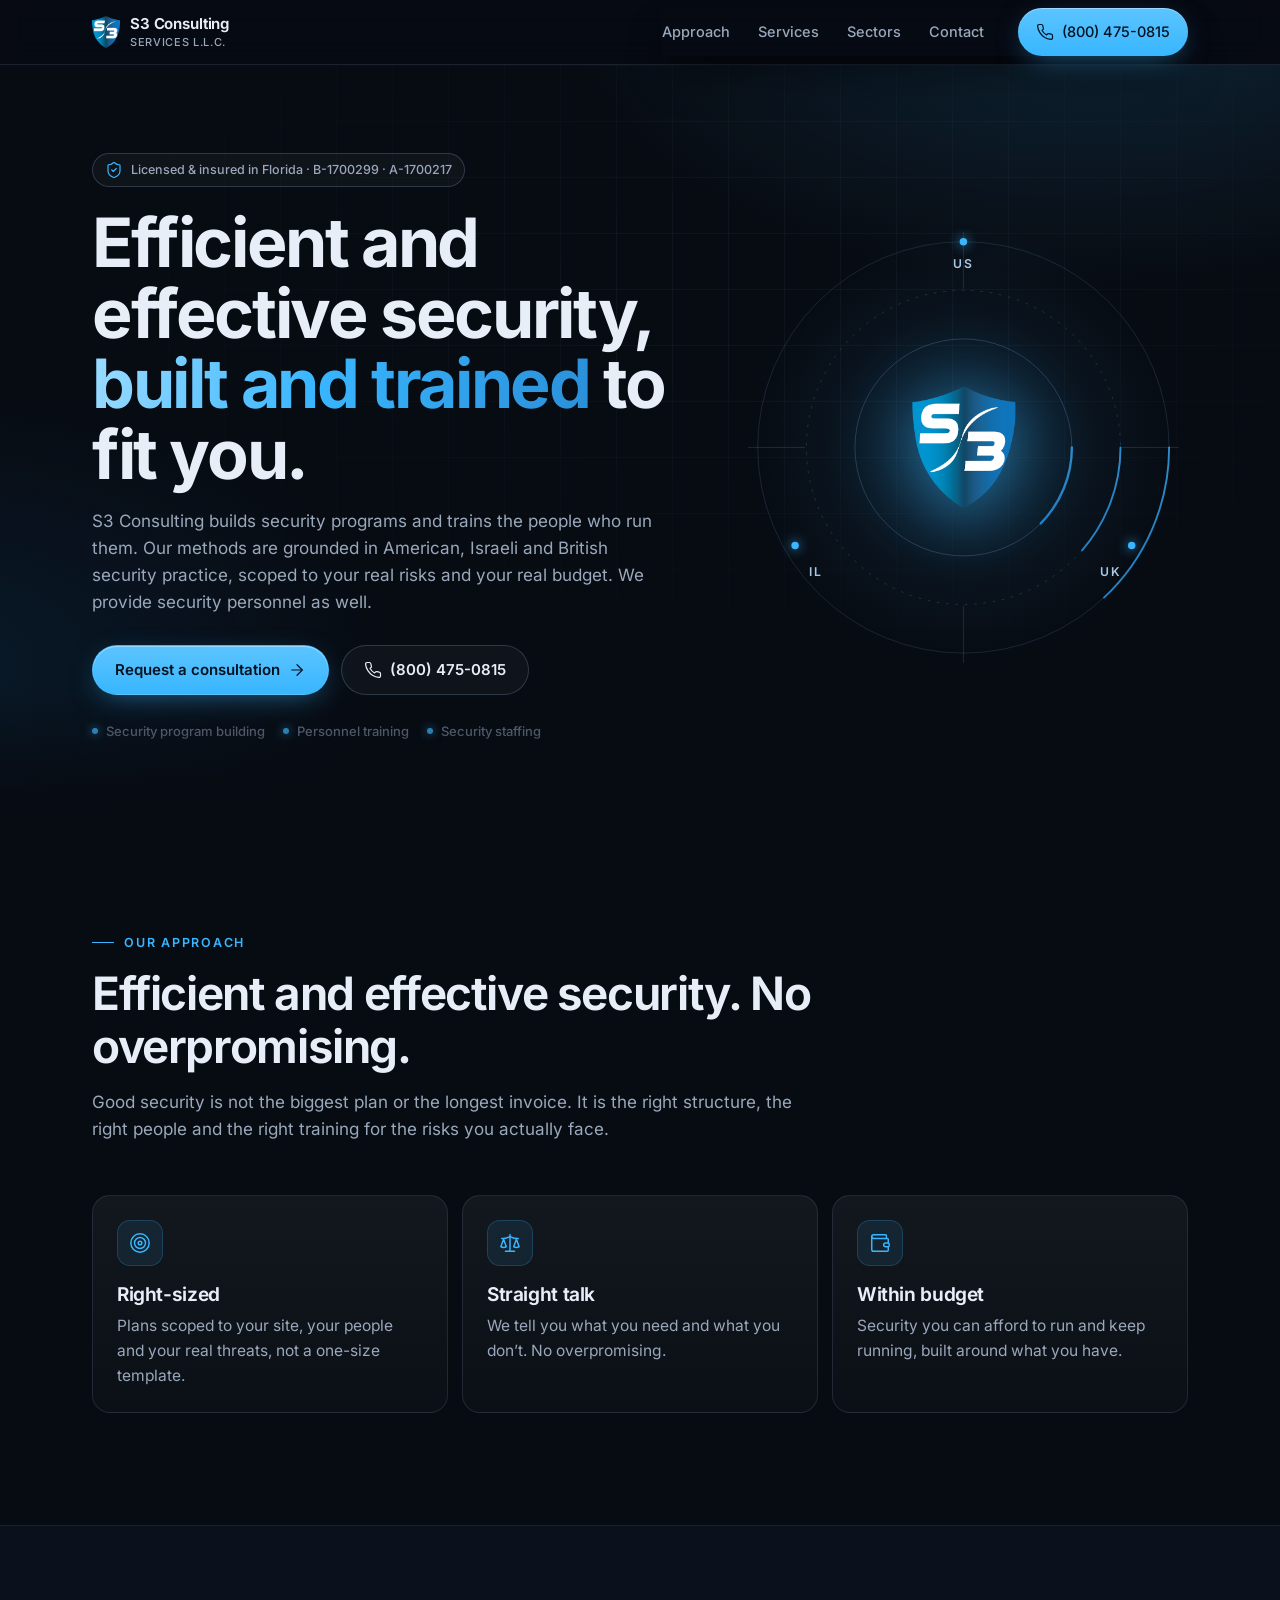
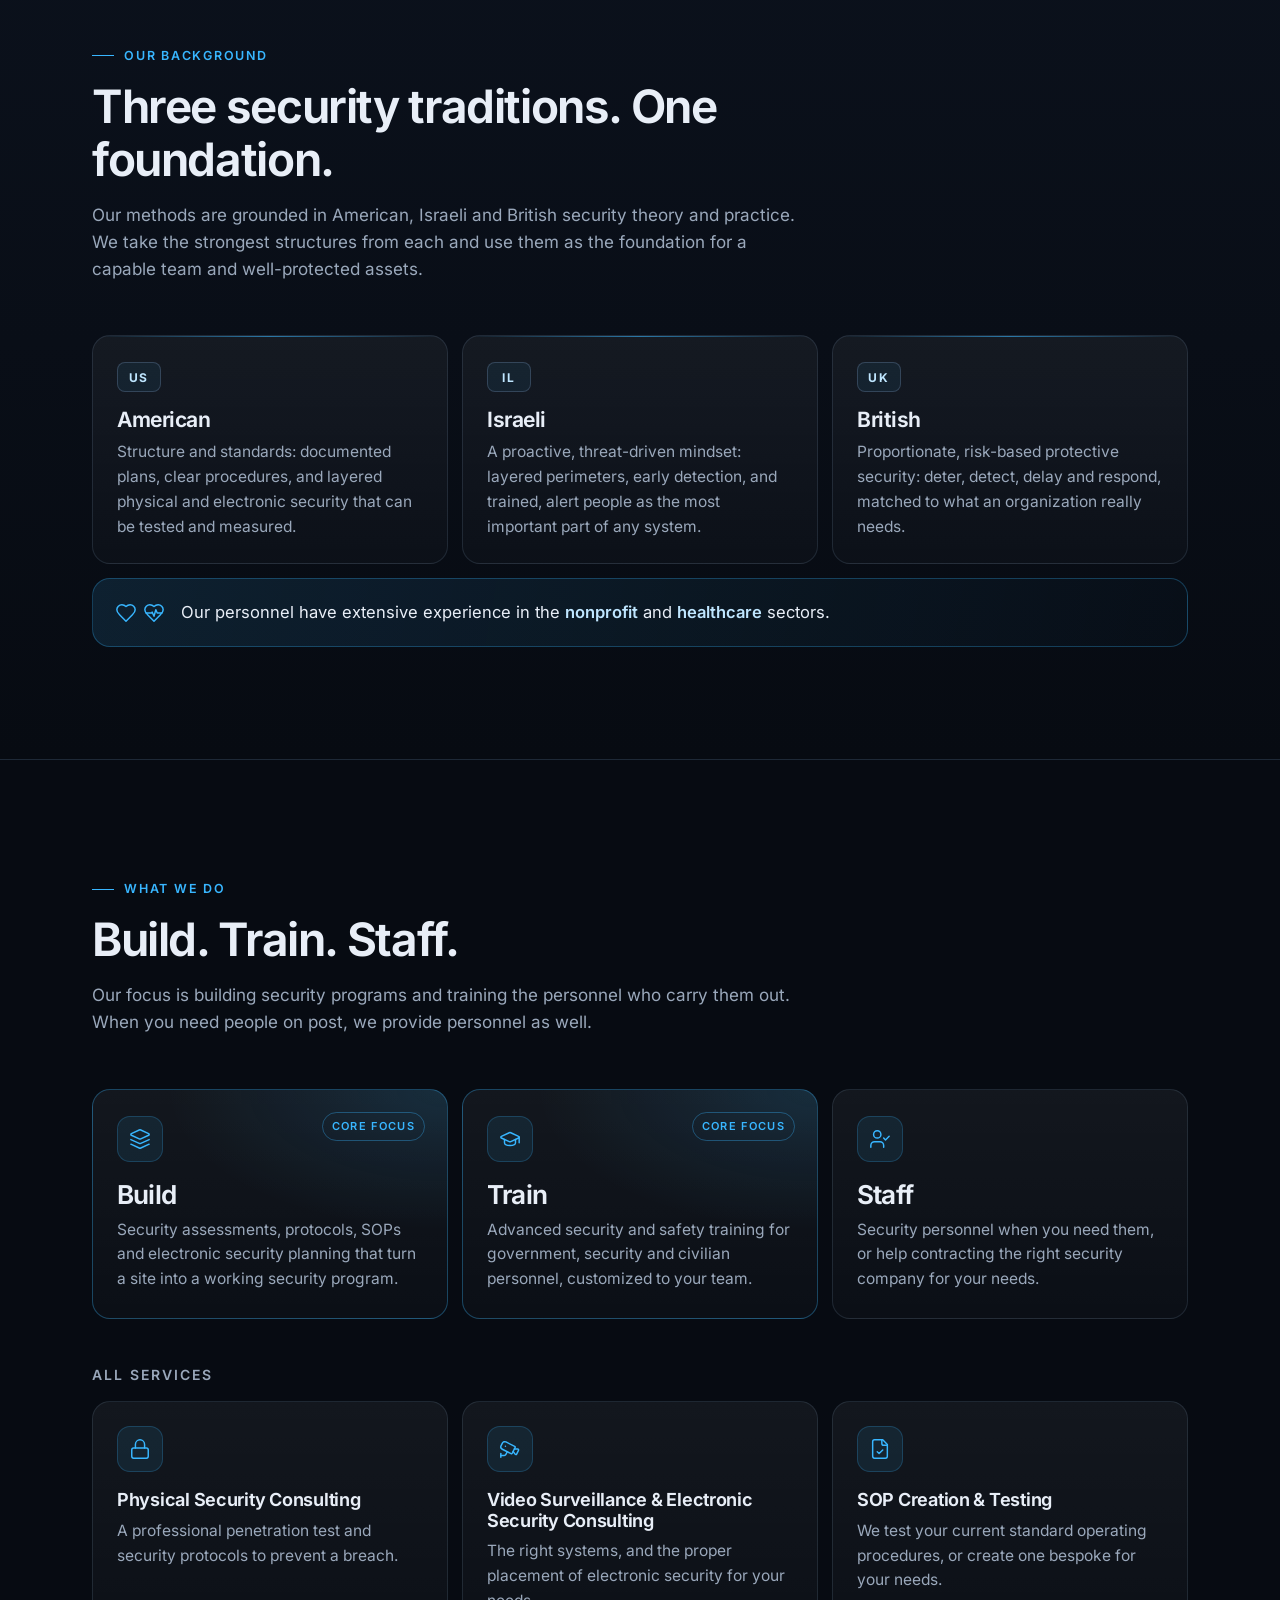
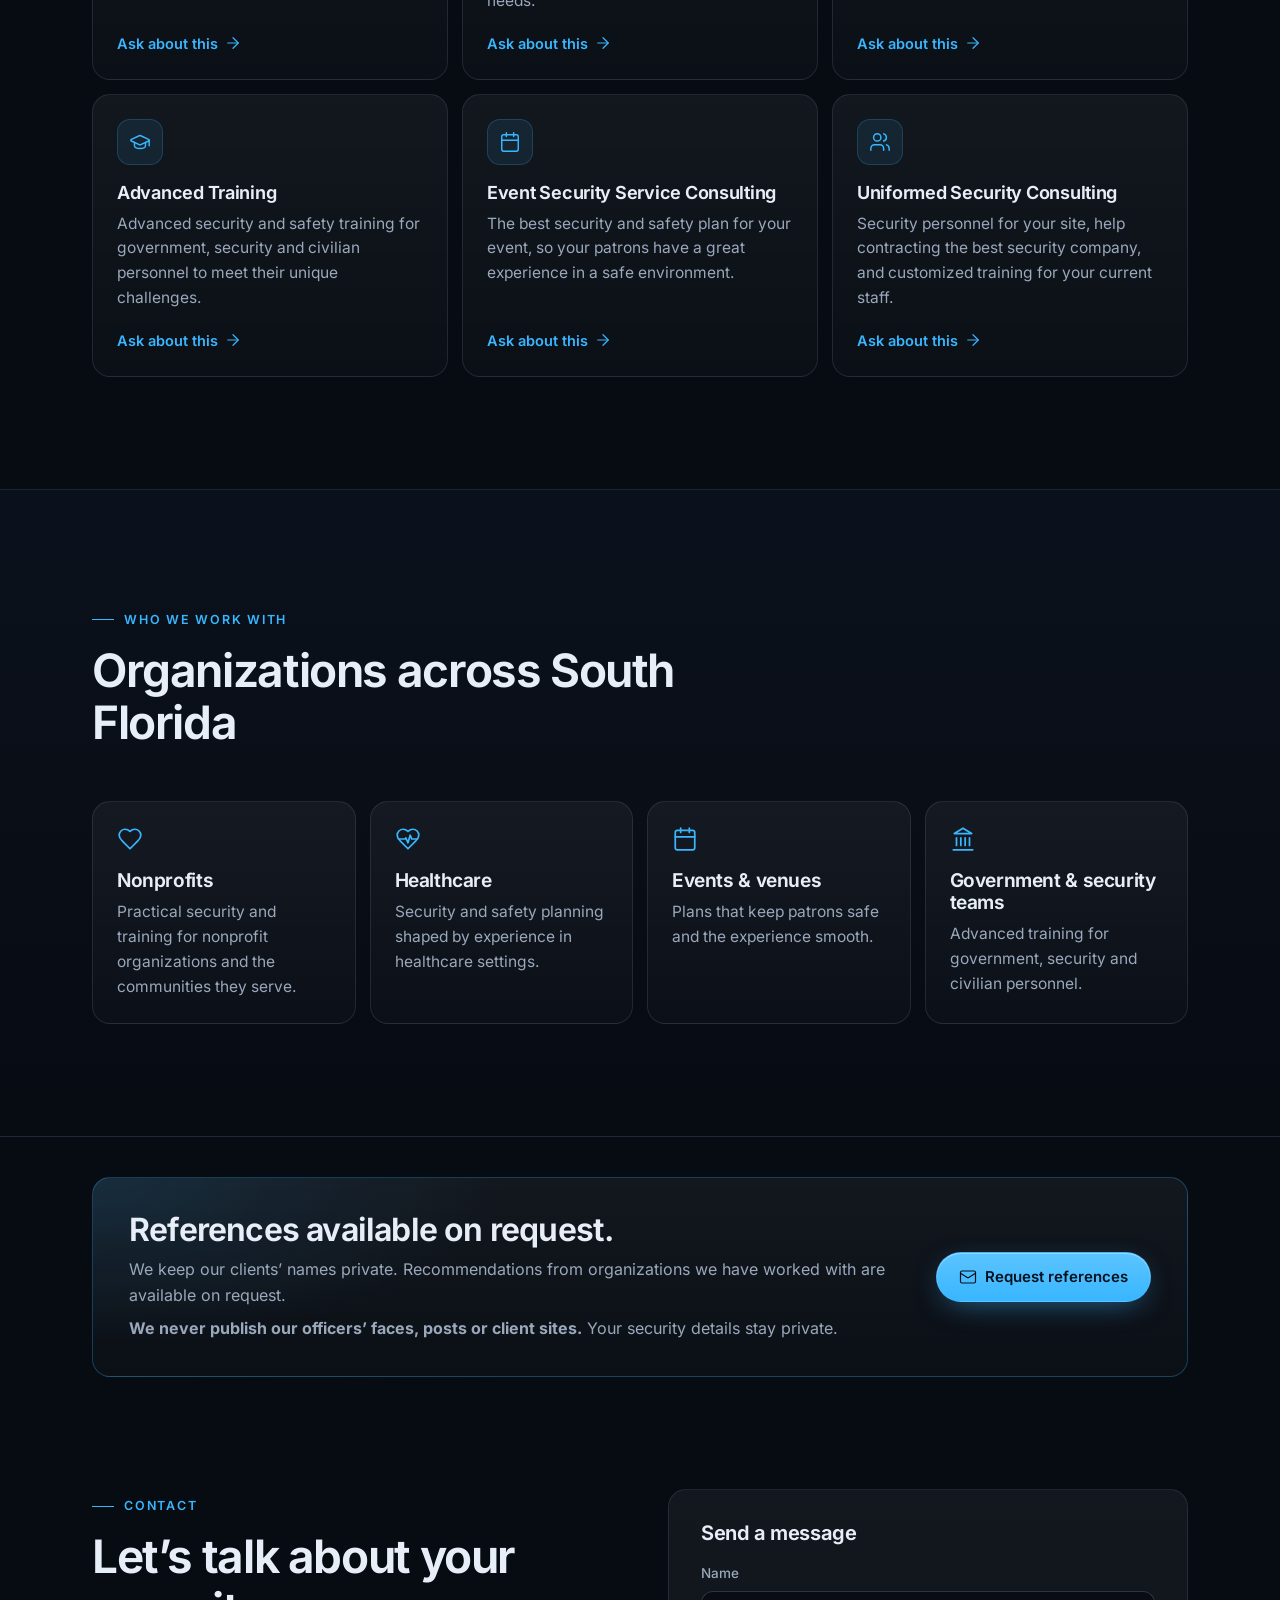
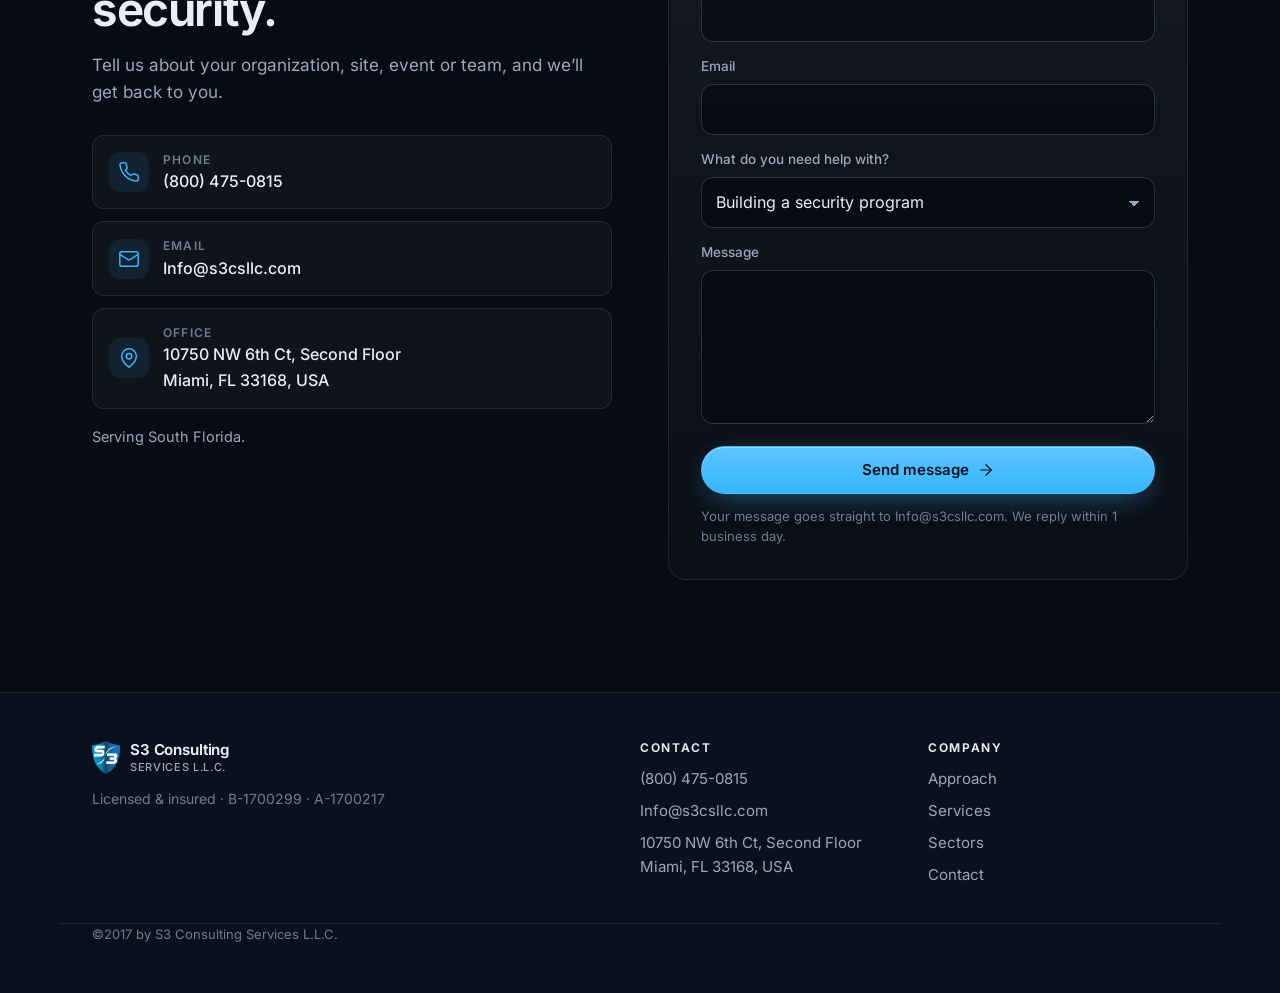
<file: index.html>
<!doctype html>
<html lang="en">
<head>
<meta charset="utf-8">
<meta name="viewport" content="width=device-width, initial-scale=1, viewport-fit=cover">
<title>S3 Consulting Services | Security Program Building &amp; Training in South Florida</title>
<meta name="description" content="S3 Consulting Services L.L.C. builds efficient and effective security programs and trains the people who run them, grounded in American, Israeli and British security practice. Miami, Florida. Licensed and insured, B-1700299 / A-1700217.">
<meta name="theme-color" content="#070b12">
<meta property="og:title" content="S3 Consulting Services L.L.C. | Efficient and effective security, built and trained">
<meta property="og:description" content="Security program building, personnel training and security staffing. Grounded in American, Israeli and British security practice. Miami, FL.">
<meta property="og:type" content="website">
<link rel="icon" href="favicon.png" type="image/png">
<link rel="apple-touch-icon" href="assets/apple-touch-icon.png">
<link rel="preload" href="assets/inter-latin.woff2" as="font" type="font/woff2" crossorigin>
<link rel="stylesheet" href="styles.css">
<link rel="canonical" href="https://s3csllc.com/"><meta property="og:url" content="https://s3csllc.com/"><meta property="og:site_name" content="S3 Consulting Services"><meta property="og:image" content="https://s3csllc.com/og.png"><meta property="og:image:width" content="1200"><meta property="og:image:height" content="630"><meta name="twitter:card" content="summary_large_image"><meta name="twitter:title" content="S3 Consulting Services | Security Program Building &amp; Training in South Florida"><meta name="twitter:description" content="S3 Consulting Services L.L.C. builds efficient and effective security programs and trains the people who run them, grounded in American, Israeli and British security practice. Miami, Florida. Licensed and insured, B-1700299 / A-1700217."><meta name="twitter:image" content="https://s3csllc.com/og.png"><script type="application/ld+json">{"@context": "https://schema.org", "@type": "ProfessionalService", "@id": "https://s3csllc.com/#org", "name": "S3 Consulting Services L.L.C.", "alternateName": "S3 Consulting", "url": "https://s3csllc.com/", "logo": "https://s3csllc.com/assets/s3-shield.png", "image": "https://s3csllc.com/og.png", "description": "Security program building, personnel training and security staffing in South Florida, grounded in American, Israeli and British security practice. Licensed and insured in Florida (B-1700299, A-1700217).", "telephone": "+1-800-475-0815", "email": "Info@s3csllc.com", "address": {"@type": "PostalAddress", "streetAddress": "10750 NW 6th Ct, Second Floor", "addressLocality": "Miami", "addressRegion": "FL", "postalCode": "33168", "addressCountry": "US"}, "areaServed": {"@type": "AdministrativeArea", "name": "South Florida"}, "identifier": [{"@type": "PropertyValue", "name": "Florida Class B license", "value": "B-1700299"}, {"@type": "PropertyValue", "name": "Florida Class A license", "value": "A-1700217"}], "hasOfferCatalog": {"@type": "OfferCatalog", "name": "Security consulting services", "itemListElement": [{"@type": "Offer", "itemOffered": {"@type": "Service", "name": "Physical Security Consulting", "url": "https://s3csllc.com/services/physical-security-consulting/"}}, {"@type": "Offer", "itemOffered": {"@type": "Service", "name": "Video Surveillance & Electronic Security Consulting", "url": "https://s3csllc.com/services/video-surveillance-electronic-security-consulting/"}}, {"@type": "Offer", "itemOffered": {"@type": "Service", "name": "SOP Creation & Testing", "url": "https://s3csllc.com/services/sop-creation-testing/"}}, {"@type": "Offer", "itemOffered": {"@type": "Service", "name": "Advanced Training", "url": "https://s3csllc.com/services/advanced-training/"}}, {"@type": "Offer", "itemOffered": {"@type": "Service", "name": "Event Security Service Consulting", "url": "https://s3csllc.com/services/event-security-service-consulting/"}}, {"@type": "Offer", "itemOffered": {"@type": "Service", "name": "Uniformed Security Consulting", "url": "https://s3csllc.com/services/uniformed-security-consulting/"}}]}}</script></head>
<body>
<a class="skip" href="#main">Skip to content</a>

<header class="header" id="top">
  <div class="wrap header__in">
    <a class="brand" href="#top" aria-label="S3 Consulting Services home">
      <img src="assets/s3-shield.png" alt="" width="30" height="35">
      <span class="brand__text">S3 Consulting<small>Services L.L.C.</small></span>
    </a>
    <button class="navtoggle" aria-expanded="false" aria-controls="nav" aria-label="Open menu"><span></span><span></span></button>
    <nav id="nav" class="nav" aria-label="Main">
      <a href="#approach">Approach</a>
      <a href="#services">Services</a>
      <a href="#sectors">Sectors</a>
      <a href="#contact">Contact</a>
      <a class="btn btn--sm btn--primary nav__cta" href="tel:+18004750815"><svg class="i i--sm" aria-hidden="true" viewBox="0 0 24 24" fill="none" stroke="currentColor" stroke-width="1.6" stroke-linecap="round" stroke-linejoin="round"><path d="M22 16.92v3a2 2 0 0 1-2.18 2 19.79 19.79 0 0 1-8.63-3.07 19.5 19.5 0 0 1-6-6 19.79 19.79 0 0 1-3.07-8.67A2 2 0 0 1 4.11 2h3a2 2 0 0 1 2 1.72 12.84 12.84 0 0 0 .7 2.81 2 2 0 0 1-.45 2.11L8.09 9.91a16 16 0 0 0 6 6l1.27-1.27a2 2 0 0 1 2.11-.45 12.84 12.84 0 0 0 2.81.7A2 2 0 0 1 22 16.92z"/></svg>(800) 475-0815</a>
    </nav>
  </div>
</header>

<main id="main">

<section class="hero" aria-labelledby="hero-title">
  <div class="hero__grid" aria-hidden="true"></div>
  <div class="wrap hero__in">
    <div class="hero__copy">
      <p class="chip"><svg class="i i--sm" aria-hidden="true" viewBox="0 0 24 24" fill="none" stroke="currentColor" stroke-width="1.6" stroke-linecap="round" stroke-linejoin="round"><path d="M20 13c0 5-3.5 7.5-7.66 8.95a1 1 0 0 1-.67-.01C7.5 20.5 4 18 4 13V6a1 1 0 0 1 1-1c2 0 4.5-1.2 6.24-2.72a1.17 1.17 0 0 1 1.52 0C14.51 3.81 17 5 19 5a1 1 0 0 1 1 1z"/><path d="m9 12 2 2 4-4"/></svg><span>Licensed &amp; insured <span class="nw">in Florida</span> &middot; <span class="nw">B-1700299</span> &middot; <span class="nw">A-1700217</span></span></p>
      <h1 id="hero-title">Efficient and effective security, <span class="grad">built and trained</span> to fit you.</h1>
      <p class="hero__lead">S3 Consulting builds security programs and trains the people who run them. Our methods are grounded in American, Israeli and British security practice, scoped to your real risks and your real budget. We provide security personnel as well.</p>
      <div class="hero__ctas">
        <a class="btn btn--primary" href="#contact">Request a consultation <svg class="i i--sm" aria-hidden="true" viewBox="0 0 24 24" fill="none" stroke="currentColor" stroke-width="1.6" stroke-linecap="round" stroke-linejoin="round"><path d="M5 12h14"/><path d="m12 5 7 7-7 7"/></svg></a>
        <a class="btn btn--ghost" href="tel:+18004750815"><svg class="i i--sm" aria-hidden="true" viewBox="0 0 24 24" fill="none" stroke="currentColor" stroke-width="1.6" stroke-linecap="round" stroke-linejoin="round"><path d="M22 16.92v3a2 2 0 0 1-2.18 2 19.79 19.79 0 0 1-8.63-3.07 19.5 19.5 0 0 1-6-6 19.79 19.79 0 0 1-3.07-8.67A2 2 0 0 1 4.11 2h3a2 2 0 0 1 2 1.72 12.84 12.84 0 0 0 .7 2.81 2 2 0 0 1-.45 2.11L8.09 9.91a16 16 0 0 0 6 6l1.27-1.27a2 2 0 0 1 2.11-.45 12.84 12.84 0 0 0 2.81.7A2 2 0 0 1 22 16.92z"/></svg>(800) 475-0815</a>
      </div>
      <ul class="hero__tags" aria-label="Focus areas">
        <li>Security program building</li><li>Personnel training</li><li>Security staffing</li>
      </ul>
    </div>
    <div class="hero__art">
      <div class="orb">
        <svg class="rings" viewBox="0 0 480 480" aria-hidden="true">
          <defs>
            <radialGradient id="rg" cx="50%" cy="50%" r="50%"><stop offset="0" stop-color="#38b6ff" stop-opacity=".28"/><stop offset=".6" stop-color="#38b6ff" stop-opacity=".05"/><stop offset="1" stop-color="#38b6ff" stop-opacity="0"/></radialGradient>
            <linearGradient id="lg" x1="0" y1="0" x2="1" y2="1"><stop offset="0" stop-color="#7dd3fc"/><stop offset="1" stop-color="#1673b9"/></linearGradient>
          </defs>
          <circle cx="240" cy="240" r="236" fill="url(#rg)"/>
          <g fill="none" stroke-linecap="round">
            <circle cx="240" cy="240" r="220" stroke="rgba(148,197,255,.14)" stroke-width="1"/>
            <circle class="spin spin--slow" cx="240" cy="240" r="220" stroke="url(#lg)" stroke-width="2" stroke-dasharray="180 1202" />
            <circle cx="240" cy="240" r="168" stroke="rgba(148,197,255,.18)" stroke-width="1" stroke-dasharray="2 8"/>
            <circle class="spin spin--rev" cx="240" cy="240" r="168" stroke="url(#lg)" stroke-width="2" stroke-dasharray="120 936"/>
            <circle cx="240" cy="240" r="116" stroke="rgba(148,197,255,.22)" stroke-width="1"/>
            <circle class="spin" cx="240" cy="240" r="116" stroke="url(#lg)" stroke-width="2.5" stroke-dasharray="90 639"/>
            <path d="M240 10v60M240 410v60M10 240h60M410 240h60" stroke="rgba(148,197,255,.16)" stroke-width="1"/>
          </g>
          <g class="nodes">
            <circle cx="240" cy="20" r="4"/><circle cx="420" cy="345" r="4"/><circle cx="60" cy="345" r="4"/>
          </g>
          <g class="labels" font-family="Inter, system-ui, sans-serif" font-size="13" font-weight="600" letter-spacing="2">
            <text x="240" y="48" text-anchor="middle">US</text>
            <text x="398" y="378" text-anchor="middle">UK</text>
            <text x="82" y="378" text-anchor="middle">IL</text>
          </g>
        </svg>
        <img class="orb__shield" src="assets/s3-shield.png" alt="" width="341" height="400">
      </div>
    </div>
  </div>
</section>

<section class="section" id="approach" aria-labelledby="approach-title">
  <div class="wrap">
    <div class="head reveal">
      <p class="eyebrow">Our approach</p>
      <h2 id="approach-title">Efficient and effective security. No overpromising.</h2>
      <p class="lead">Good security is not the biggest plan or the longest invoice. It is the right structure, the right people and the right training for the risks you actually face.</p>
    </div>
    <div class="principles">
      <div class="principle reveal"><div class="principle__icon"><svg class="i" aria-hidden="true" viewBox="0 0 24 24" fill="none" stroke="currentColor" stroke-width="1.6" stroke-linecap="round" stroke-linejoin="round"><circle cx="12" cy="12" r="10"/><circle cx="12" cy="12" r="6"/><circle cx="12" cy="12" r="2"/></svg></div><h3>Right-sized</h3><p>Plans scoped to your site, your people and your real threats, not a one-size template.</p></div>
      <div class="principle reveal"><div class="principle__icon"><svg class="i" aria-hidden="true" viewBox="0 0 24 24" fill="none" stroke="currentColor" stroke-width="1.6" stroke-linecap="round" stroke-linejoin="round"><path d="m16 16 3-8 3 8c-.87.65-1.92 1-3 1s-2.13-.35-3-1Z"/><path d="m2 16 3-8 3 8c-.87.65-1.92 1-3 1s-2.13-.35-3-1Z"/><path d="M7 21h10"/><path d="M12 3v18"/><path d="M3 7h2c2 0 5-1 7-2 2 1 5 2 7 2h2"/></svg></div><h3>Straight talk</h3><p>We tell you what you need and what you don&rsquo;t. No overpromising.</p></div>
      <div class="principle reveal"><div class="principle__icon"><svg class="i" aria-hidden="true" viewBox="0 0 24 24" fill="none" stroke="currentColor" stroke-width="1.6" stroke-linecap="round" stroke-linejoin="round"><path d="M19 7V4a1 1 0 0 0-1-1H5a2 2 0 0 0 0 4h15a1 1 0 0 1 1 1v4h-3a2 2 0 0 0 0 4h3a1 1 0 0 0 1-1v-2a1 1 0 0 0-1-1"/><path d="M3 5v14a2 2 0 0 0 2 2h15a1 1 0 0 0 1-1v-4"/></svg></div><h3>Within budget</h3><p>Security you can afford to run and keep running, built around what you have.</p></div>
    </div>
  </div>
</section>

<section class="section section--alt" id="background" aria-labelledby="background-title">
  <div class="wrap">
    <div class="head reveal">
      <p class="eyebrow">Our background</p>
      <h2 id="background-title">Three security traditions. One foundation.</h2>
      <p class="lead">Our methods are grounded in American, Israeli and British security theory and practice. We take the strongest structures from each and use them as the foundation for a capable team and well-protected assets.</p>
    </div>
    <div class="traditions">
      <article class="trad reveal"><span class="trad__mark">US</span><h3>American</h3><p>Structure and standards: documented plans, clear procedures, and layered physical and electronic security that can be tested and measured.</p></article>
      <article class="trad reveal"><span class="trad__mark">IL</span><h3>Israeli</h3><p>A proactive, threat-driven mindset: layered perimeters, early detection, and trained, alert people as the most important part of any system.</p></article>
      <article class="trad reveal"><span class="trad__mark">UK</span><h3>British</h3><p>Proportionate, risk-based protective security: deter, detect, delay and respond, matched to what an organization really needs.</p></article>
    </div>
    <div class="sectorline reveal">
      <div class="sectorline__icons"><svg class="i" aria-hidden="true" viewBox="0 0 24 24" fill="none" stroke="currentColor" stroke-width="1.6" stroke-linecap="round" stroke-linejoin="round"><path d="M19 14c1.49-1.46 3-3.21 3-5.5A5.5 5.5 0 0 0 16.5 3c-1.76 0-3 .5-4.5 2-1.5-1.5-2.74-2-4.5-2A5.5 5.5 0 0 0 2 8.5c0 2.3 1.5 4.05 3 5.5l7 7Z"/></svg><svg class="i" aria-hidden="true" viewBox="0 0 24 24" fill="none" stroke="currentColor" stroke-width="1.6" stroke-linecap="round" stroke-linejoin="round"><path d="M19 14c1.49-1.46 3-3.21 3-5.5A5.5 5.5 0 0 0 16.5 3c-1.76 0-3 .5-4.5 2-1.5-1.5-2.74-2-4.5-2A5.5 5.5 0 0 0 2 8.5c0 2.3 1.5 4.05 3 5.5l7 7Z"/><path d="M3.22 12H9.5l.5-1 2 4.5 2-7 1.5 3.5h5.27"/></svg></div>
      <p>Our personnel have extensive experience in the <strong>nonprofit</strong> and <strong>healthcare</strong> sectors.</p>
    </div>
  </div>
</section>

<section class="section" id="services" aria-labelledby="services-title">
  <div class="wrap">
    <div class="head reveal">
      <p class="eyebrow">What we do</p>
      <h2 id="services-title">Build. Train. Staff.</h2>
      <p class="lead">Our focus is building security programs and training the personnel who carry them out. When you need people on post, we provide personnel as well.</p>
    </div>
    <div class="pillars">
      <article class="pillar pillar--focus reveal"><span class="tag">Core focus</span><div class="pillar__icon"><svg class="i" aria-hidden="true" viewBox="0 0 24 24" fill="none" stroke="currentColor" stroke-width="1.6" stroke-linecap="round" stroke-linejoin="round"><path d="M12.83 2.18a2 2 0 0 0-1.66 0L2.6 6.08a1 1 0 0 0 0 1.83l8.58 3.91a2 2 0 0 0 1.66 0l8.58-3.9a1 1 0 0 0 0-1.83Z"/><path d="m22 17.65-9.17 4.16a2 2 0 0 1-1.66 0L2 17.65"/><path d="m22 12.65-9.17 4.16a2 2 0 0 1-1.66 0L2 12.65"/></svg></div><h3>Build</h3><p>Security assessments, protocols, SOPs and electronic security planning that turn a site into a working security program.</p></article>
      <article class="pillar pillar--focus reveal"><span class="tag">Core focus</span><div class="pillar__icon"><svg class="i" aria-hidden="true" viewBox="0 0 24 24" fill="none" stroke="currentColor" stroke-width="1.6" stroke-linecap="round" stroke-linejoin="round"><path d="M21.42 10.922a1 1 0 0 0-.019-1.838L12.83 5.18a2 2 0 0 0-1.66 0L2.6 9.08a1 1 0 0 0 0 1.832l8.57 3.908a2 2 0 0 0 1.66 0z"/><path d="M22 10v6"/><path d="M6 12.5V16a6 3 0 0 0 12 0v-3.5"/></svg></div><h3>Train</h3><p>Advanced security and safety training for government, security and civilian personnel, customized to your team.</p></article>
      <article class="pillar reveal"><div class="pillar__icon"><svg class="i" aria-hidden="true" viewBox="0 0 24 24" fill="none" stroke="currentColor" stroke-width="1.6" stroke-linecap="round" stroke-linejoin="round"><path d="M16 21v-2a4 4 0 0 0-4-4H6a4 4 0 0 0-4 4v2"/><circle cx="9" cy="7" r="4"/><path d="m16 11 2 2 4-4"/></svg></div><h3>Staff</h3><p>Security personnel when you need them, or help contracting the right security company for your needs.</p></article>
    </div>
    <h3 class="subhead reveal">All services</h3>
    <div class="services">
      <article class="svc reveal">
        <div class="svc__icon"><svg class="i" aria-hidden="true" viewBox="0 0 24 24" fill="none" stroke="currentColor" stroke-width="1.6" stroke-linecap="round" stroke-linejoin="round"><rect width="18" height="11" x="3" y="11" rx="2"/><path d="M7 11V7a5 5 0 0 1 10 0v4"/></svg></div>
        <h3><a href="services/physical-security-consulting/" style="color:inherit;text-decoration:none">Physical Security Consulting</a></h3>
        <p>A professional penetration test and security protocols to prevent a breach.</p>
        <a class="link" href="mailto:Info@s3csllc.com?subject=Physical%20Security%20Consulting">Ask about this <svg class="i i--sm" aria-hidden="true" viewBox="0 0 24 24" fill="none" stroke="currentColor" stroke-width="1.6" stroke-linecap="round" stroke-linejoin="round"><path d="M5 12h14"/><path d="m12 5 7 7-7 7"/></svg></a>
      </article>
      <article class="svc reveal">
        <div class="svc__icon"><svg class="i" aria-hidden="true" viewBox="0 0 24 24" fill="none" stroke="currentColor" stroke-width="1.6" stroke-linecap="round" stroke-linejoin="round"><path d="M16.75 12h3.632a1 1 0 0 1 .894 1.447l-2.034 4.069a1 1 0 0 1-1.708.134l-2.124-2.97"/><path d="M17.106 9.053a1 1 0 0 1 .447 1.341l-3.106 6.211a1 1 0 0 1-1.342.447L3.61 12.3a2.92 2.92 0 0 1-1.3-3.91L3.69 5.6a2.92 2.92 0 0 1 3.92-1.3z"/><path d="M2 19h3.76a2 2 0 0 0 1.8-1.1L9 15"/><path d="M2 21v-4"/><path d="M7 9h.01"/></svg></div>
        <h3><a href="services/video-surveillance-electronic-security-consulting/" style="color:inherit;text-decoration:none">Video Surveillance &amp; Electronic Security Consulting</a></h3>
        <p>The right systems, and the proper placement of electronic security for your needs.</p>
        <a class="link" href="mailto:Info@s3csllc.com?subject=Video%20Surveillance%20and%20Electronic%20Security%20Consulting">Ask about this <svg class="i i--sm" aria-hidden="true" viewBox="0 0 24 24" fill="none" stroke="currentColor" stroke-width="1.6" stroke-linecap="round" stroke-linejoin="round"><path d="M5 12h14"/><path d="m12 5 7 7-7 7"/></svg></a>
      </article>
      <article class="svc reveal">
        <div class="svc__icon"><svg class="i" aria-hidden="true" viewBox="0 0 24 24" fill="none" stroke="currentColor" stroke-width="1.6" stroke-linecap="round" stroke-linejoin="round"><path d="M15 2H6a2 2 0 0 0-2 2v16a2 2 0 0 0 2 2h12a2 2 0 0 0 2-2V7Z"/><path d="M14 2v4a2 2 0 0 0 2 2h4"/><path d="m9 15 2 2 4-4"/></svg></div>
        <h3><a href="services/sop-creation-testing/" style="color:inherit;text-decoration:none">SOP Creation &amp; Testing</a></h3>
        <p>We test your current standard operating procedures, or create one bespoke for your needs.</p>
        <a class="link" href="mailto:Info@s3csllc.com?subject=SOP%20Creation%20and%20Testing">Ask about this <svg class="i i--sm" aria-hidden="true" viewBox="0 0 24 24" fill="none" stroke="currentColor" stroke-width="1.6" stroke-linecap="round" stroke-linejoin="round"><path d="M5 12h14"/><path d="m12 5 7 7-7 7"/></svg></a>
      </article>
      <article class="svc reveal">
        <div class="svc__icon"><svg class="i" aria-hidden="true" viewBox="0 0 24 24" fill="none" stroke="currentColor" stroke-width="1.6" stroke-linecap="round" stroke-linejoin="round"><path d="M21.42 10.922a1 1 0 0 0-.019-1.838L12.83 5.18a2 2 0 0 0-1.66 0L2.6 9.08a1 1 0 0 0 0 1.832l8.57 3.908a2 2 0 0 0 1.66 0z"/><path d="M22 10v6"/><path d="M6 12.5V16a6 3 0 0 0 12 0v-3.5"/></svg></div>
        <h3><a href="services/advanced-training/" style="color:inherit;text-decoration:none">Advanced Training</a></h3>
        <p>Advanced security and safety training for government, security and civilian personnel to meet their unique challenges.</p>
        <a class="link" href="mailto:Info@s3csllc.com?subject=Advanced%20Training">Ask about this <svg class="i i--sm" aria-hidden="true" viewBox="0 0 24 24" fill="none" stroke="currentColor" stroke-width="1.6" stroke-linecap="round" stroke-linejoin="round"><path d="M5 12h14"/><path d="m12 5 7 7-7 7"/></svg></a>
      </article>
      <article class="svc reveal">
        <div class="svc__icon"><svg class="i" aria-hidden="true" viewBox="0 0 24 24" fill="none" stroke="currentColor" stroke-width="1.6" stroke-linecap="round" stroke-linejoin="round"><rect x="3" y="4" width="18" height="18" rx="2"/><path d="M16 2v4M8 2v4M3 10h18"/></svg></div>
        <h3><a href="services/event-security-service-consulting/" style="color:inherit;text-decoration:none">Event Security Service Consulting</a></h3>
        <p>The best security and safety plan for your event, so your patrons have a great experience in a safe environment.</p>
        <a class="link" href="mailto:Info@s3csllc.com?subject=Event%20Security%20Service%20Consulting">Ask about this <svg class="i i--sm" aria-hidden="true" viewBox="0 0 24 24" fill="none" stroke="currentColor" stroke-width="1.6" stroke-linecap="round" stroke-linejoin="round"><path d="M5 12h14"/><path d="m12 5 7 7-7 7"/></svg></a>
      </article>
      <article class="svc reveal">
        <div class="svc__icon"><svg class="i" aria-hidden="true" viewBox="0 0 24 24" fill="none" stroke="currentColor" stroke-width="1.6" stroke-linecap="round" stroke-linejoin="round"><path d="M16 21v-2a4 4 0 0 0-4-4H6a4 4 0 0 0-4 4v2"/><circle cx="9" cy="7" r="4"/><path d="M22 21v-2a4 4 0 0 0-3-3.87"/><path d="M16 3.13a4 4 0 0 1 0 7.75"/></svg></div>
        <h3><a href="services/uniformed-security-consulting/" style="color:inherit;text-decoration:none">Uniformed Security Consulting</a></h3>
        <p>Security personnel for your site, help contracting the best security company, and customized training for your current staff.</p>
        <a class="link" href="mailto:Info@s3csllc.com?subject=Uniformed%20Security%20Consulting">Ask about this <svg class="i i--sm" aria-hidden="true" viewBox="0 0 24 24" fill="none" stroke="currentColor" stroke-width="1.6" stroke-linecap="round" stroke-linejoin="round"><path d="M5 12h14"/><path d="m12 5 7 7-7 7"/></svg></a>
      </article>
    </div>
  </div>
</section>

<section class="section section--alt" id="sectors" aria-labelledby="sectors-title">
  <div class="wrap">
    <div class="head reveal">
      <p class="eyebrow">Who we work with</p>
      <h2 id="sectors-title">Organizations across South Florida</h2>
    </div>
    <div class="sectors">
      <div class="sector reveal"><svg class="i" aria-hidden="true" viewBox="0 0 24 24" fill="none" stroke="currentColor" stroke-width="1.6" stroke-linecap="round" stroke-linejoin="round"><path d="M19 14c1.49-1.46 3-3.21 3-5.5A5.5 5.5 0 0 0 16.5 3c-1.76 0-3 .5-4.5 2-1.5-1.5-2.74-2-4.5-2A5.5 5.5 0 0 0 2 8.5c0 2.3 1.5 4.05 3 5.5l7 7Z"/></svg><h3>Nonprofits</h3><p>Practical security and training for nonprofit organizations and the communities they serve.</p></div>
      <div class="sector reveal"><svg class="i" aria-hidden="true" viewBox="0 0 24 24" fill="none" stroke="currentColor" stroke-width="1.6" stroke-linecap="round" stroke-linejoin="round"><path d="M19 14c1.49-1.46 3-3.21 3-5.5A5.5 5.5 0 0 0 16.5 3c-1.76 0-3 .5-4.5 2-1.5-1.5-2.74-2-4.5-2A5.5 5.5 0 0 0 2 8.5c0 2.3 1.5 4.05 3 5.5l7 7Z"/><path d="M3.22 12H9.5l.5-1 2 4.5 2-7 1.5 3.5h5.27"/></svg><h3>Healthcare</h3><p>Security and safety planning shaped by experience in healthcare settings.</p></div>
      <div class="sector reveal"><svg class="i" aria-hidden="true" viewBox="0 0 24 24" fill="none" stroke="currentColor" stroke-width="1.6" stroke-linecap="round" stroke-linejoin="round"><rect x="3" y="4" width="18" height="18" rx="2"/><path d="M16 2v4M8 2v4M3 10h18"/></svg><h3>Events &amp; venues</h3><p>Plans that keep patrons safe and the experience smooth.</p></div>
      <div class="sector reveal"><svg class="i" aria-hidden="true" viewBox="0 0 24 24" fill="none" stroke="currentColor" stroke-width="1.6" stroke-linecap="round" stroke-linejoin="round"><path d="M3 22h18"/><path d="M6 18v-7"/><path d="M10 18v-7"/><path d="M14 18v-7"/><path d="M18 18v-7"/><path d="M12 2 20 7H4z"/></svg><h3>Government &amp; security teams</h3><p>Advanced training for government, security and civilian personnel.</p></div>
    </div>
  </div>
</section>

<section class="section section--tight" aria-labelledby="refs-title">
  <div class="wrap">
    <div class="refs reveal">
      <div>
        <h2 id="refs-title">References available on request.</h2>
        <p>We keep our clients&rsquo; names private. Recommendations from organizations we have worked with are available on request.</p>
        <p><strong>We never publish our officers&rsquo; faces, posts or client sites.</strong> Your security details stay private.</p>
      </div>
      <a class="btn btn--primary" href="mailto:Info@s3csllc.com?subject=Reference%20request"><svg class="i i--sm" aria-hidden="true" viewBox="0 0 24 24" fill="none" stroke="currentColor" stroke-width="1.6" stroke-linecap="round" stroke-linejoin="round"><rect width="20" height="16" x="2" y="4" rx="2"/><path d="m22 7-8.97 5.7a1.94 1.94 0 0 1-2.06 0L2 7"/></svg>Request references</a>
    </div>
  </div>
</section>

<section class="section" id="contact" aria-labelledby="contact-title">
  <div class="wrap contact">
    <div class="contact__info reveal">
      <p class="eyebrow">Contact</p>
      <h2 id="contact-title">Let&rsquo;s talk about your security.</h2>
      <p class="lead">Tell us about your organization, site, event or team, and we&rsquo;ll get back to you.</p>
      <ul class="contact__list">
        <li><span class="contact__ic"><svg class="i" aria-hidden="true" viewBox="0 0 24 24" fill="none" stroke="currentColor" stroke-width="1.6" stroke-linecap="round" stroke-linejoin="round"><path d="M22 16.92v3a2 2 0 0 1-2.18 2 19.79 19.79 0 0 1-8.63-3.07 19.5 19.5 0 0 1-6-6 19.79 19.79 0 0 1-3.07-8.67A2 2 0 0 1 4.11 2h3a2 2 0 0 1 2 1.72 12.84 12.84 0 0 0 .7 2.81 2 2 0 0 1-.45 2.11L8.09 9.91a16 16 0 0 0 6 6l1.27-1.27a2 2 0 0 1 2.11-.45 12.84 12.84 0 0 0 2.81.7A2 2 0 0 1 22 16.92z"/></svg></span><div><span>Phone</span><a href="tel:+18004750815">(800) 475-0815</a></div></li>
        <li><span class="contact__ic"><svg class="i" aria-hidden="true" viewBox="0 0 24 24" fill="none" stroke="currentColor" stroke-width="1.6" stroke-linecap="round" stroke-linejoin="round"><rect width="20" height="16" x="2" y="4" rx="2"/><path d="m22 7-8.97 5.7a1.94 1.94 0 0 1-2.06 0L2 7"/></svg></span><div><span>Email</span><a href="mailto:Info@s3csllc.com">Info@s3csllc.com</a></div></li>
        <li><span class="contact__ic"><svg class="i" aria-hidden="true" viewBox="0 0 24 24" fill="none" stroke="currentColor" stroke-width="1.6" stroke-linecap="round" stroke-linejoin="round"><path d="M20 10c0 6-8 12-8 12s-8-6-8-12a8 8 0 0 1 16 0Z"/><circle cx="12" cy="10" r="3"/></svg></span><div><span>Office</span><a href="https://maps.apple.com/?q=10750+NW+6th+Ct,+Miami,+FL+33168">10750 NW 6th Ct, Second Floor<br>Miami, FL 33168, USA</a></div></li>
      </ul>
      <p class="contact__area">Serving South Florida.</p>
    </div>
    <form class="form reveal" id="contact-form" novalidate>
      <h3>Send a message</h3>
      <div class="form__row"><label for="f-name">Name</label><input id="f-name" name="name" autocomplete="name" required></div>
      <div class="form__row"><label for="f-email">Email</label><input id="f-email" name="email" type="email" autocomplete="email" required></div>
      <div class="form__row"><label for="f-subject">What do you need help with?</label>
        <select id="f-subject" name="subject">
          <option>Building a security program</option>
          <option>Personnel training</option>
          <option>Security personnel</option>
          <option>Physical Security Consulting</option>
          <option>Video Surveillance &amp; Electronic Security Consulting</option>
          <option>SOP Creation &amp; Testing</option>
          <option>Event Security Service Consulting</option>
          <option>References</option>
          <option>Something else</option>
        </select>
      </div>
      <div class="form__row"><label for="f-msg">Message</label><textarea id="f-msg" name="message" rows="5"></textarea></div>
      <div aria-hidden="true" style="position:absolute;left:-9999px;width:1px;height:1px;overflow:hidden"><label for="f-honey">Leave this field empty</label><input id="f-honey" type="text" name="_honey" tabindex="-1" autocomplete="off"></div>
      <button class="btn btn--primary btn--block" type="submit">Send message <svg class="i i--sm" aria-hidden="true" viewBox="0 0 24 24" fill="none" stroke="currentColor" stroke-width="1.6" stroke-linecap="round" stroke-linejoin="round"><path d="M5 12h14"/><path d="m12 5 7 7-7 7"/></svg></button>
      <p class="form__hint" id="f-status" role="status" aria-live="polite">Your message goes straight to Info@s3csllc.com. We reply within 1 business day.</p>
    </form>
  </div>
</section>

</main>

<footer class="footer">
  <div class="wrap footer__in">
    <div class="footer__brand">
      <a class="brand" href="#top"><img src="assets/s3-shield.png" alt="" width="30" height="35"><span class="brand__text">S3 Consulting<small>Services L.L.C.</small></span></a>
      <p>Licensed &amp; insured &middot; B-1700299 &middot; A-1700217</p>
    </div>
    <div class="footer__col">
      <h4>Contact</h4>
      <a href="tel:+18004750815">(800) 475-0815</a>
      <a href="mailto:Info@s3csllc.com">Info@s3csllc.com</a>
      <span>10750 NW 6th Ct, Second Floor<br>Miami, FL 33168, USA</span>
    </div>
    <div class="footer__col">
      <h4>Company</h4>
      <a href="#approach">Approach</a>
      <a href="#services">Services</a>
      <a href="#sectors">Sectors</a>
      <a href="#contact">Contact</a>
    </div>
  </div>
  <div class="wrap footer__legal">&copy;2017 by S3 Consulting Services L.L.C.</div>
</footer>

<a class="callbar" href="tel:+18004750815"><svg class="i i--sm" aria-hidden="true" viewBox="0 0 24 24" fill="none" stroke="currentColor" stroke-width="1.6" stroke-linecap="round" stroke-linejoin="round"><path d="M22 16.92v3a2 2 0 0 1-2.18 2 19.79 19.79 0 0 1-8.63-3.07 19.5 19.5 0 0 1-6-6 19.79 19.79 0 0 1-3.07-8.67A2 2 0 0 1 4.11 2h3a2 2 0 0 1 2 1.72 12.84 12.84 0 0 0 .7 2.81 2 2 0 0 1-.45 2.11L8.09 9.91a16 16 0 0 0 6 6l1.27-1.27a2 2 0 0 1 2.11-.45 12.84 12.84 0 0 0 2.81.7A2 2 0 0 1 22 16.92z"/></svg>Call S3 &middot; (800) 475-0815</a>

<script src="script.js?v=4" defer></script>
</body>
</html>
</file>
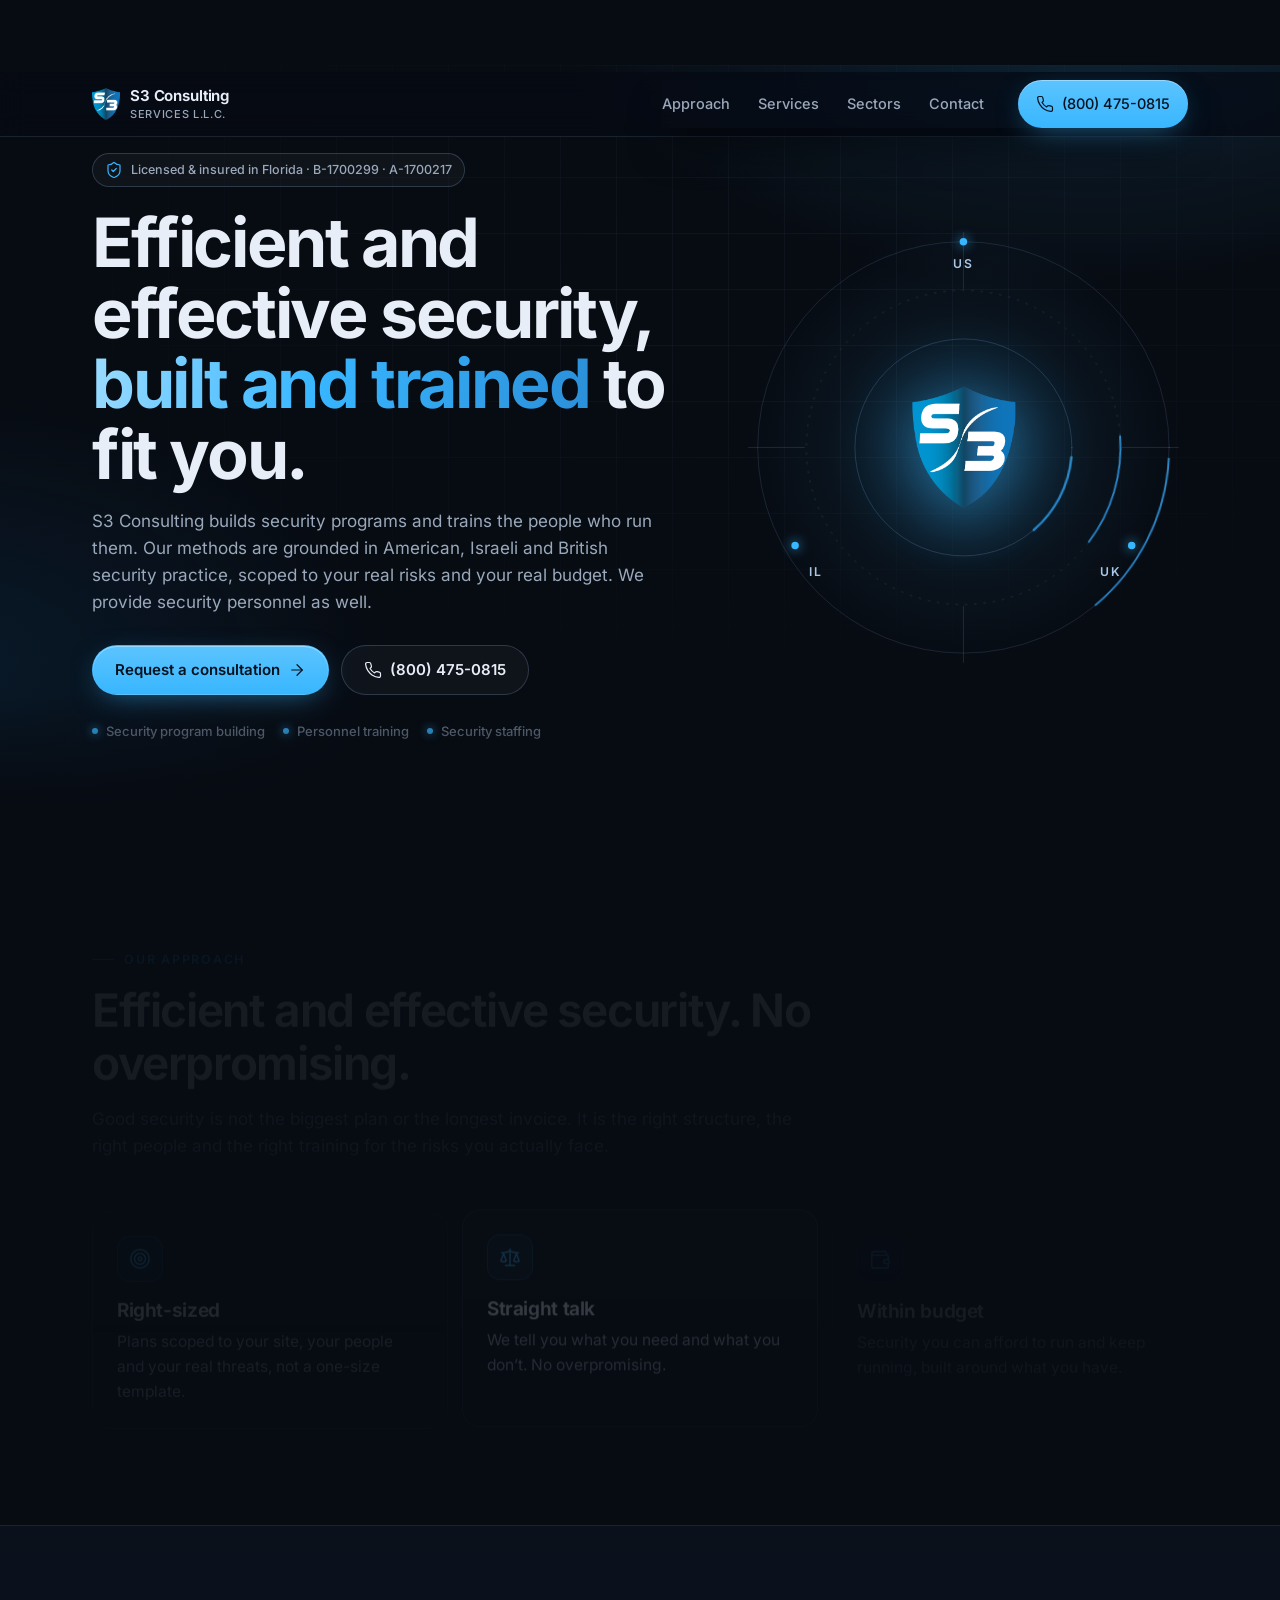
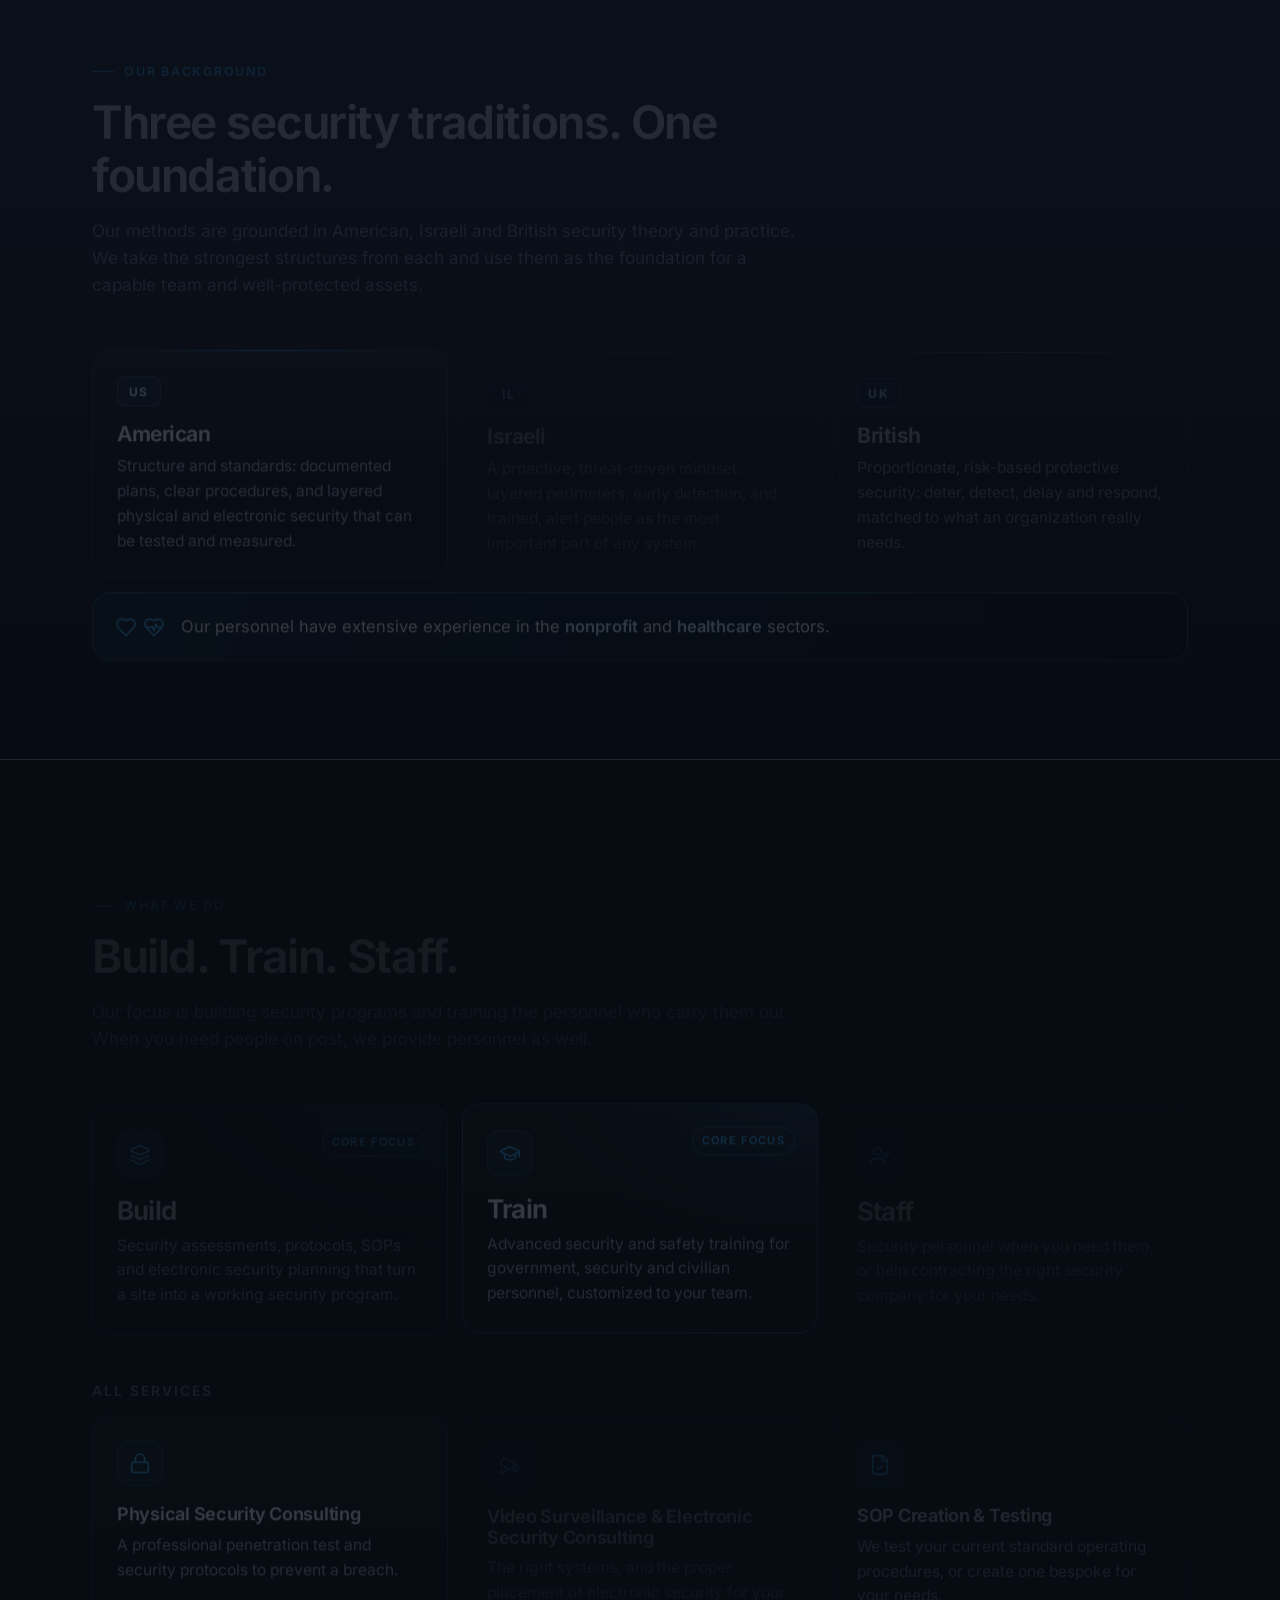
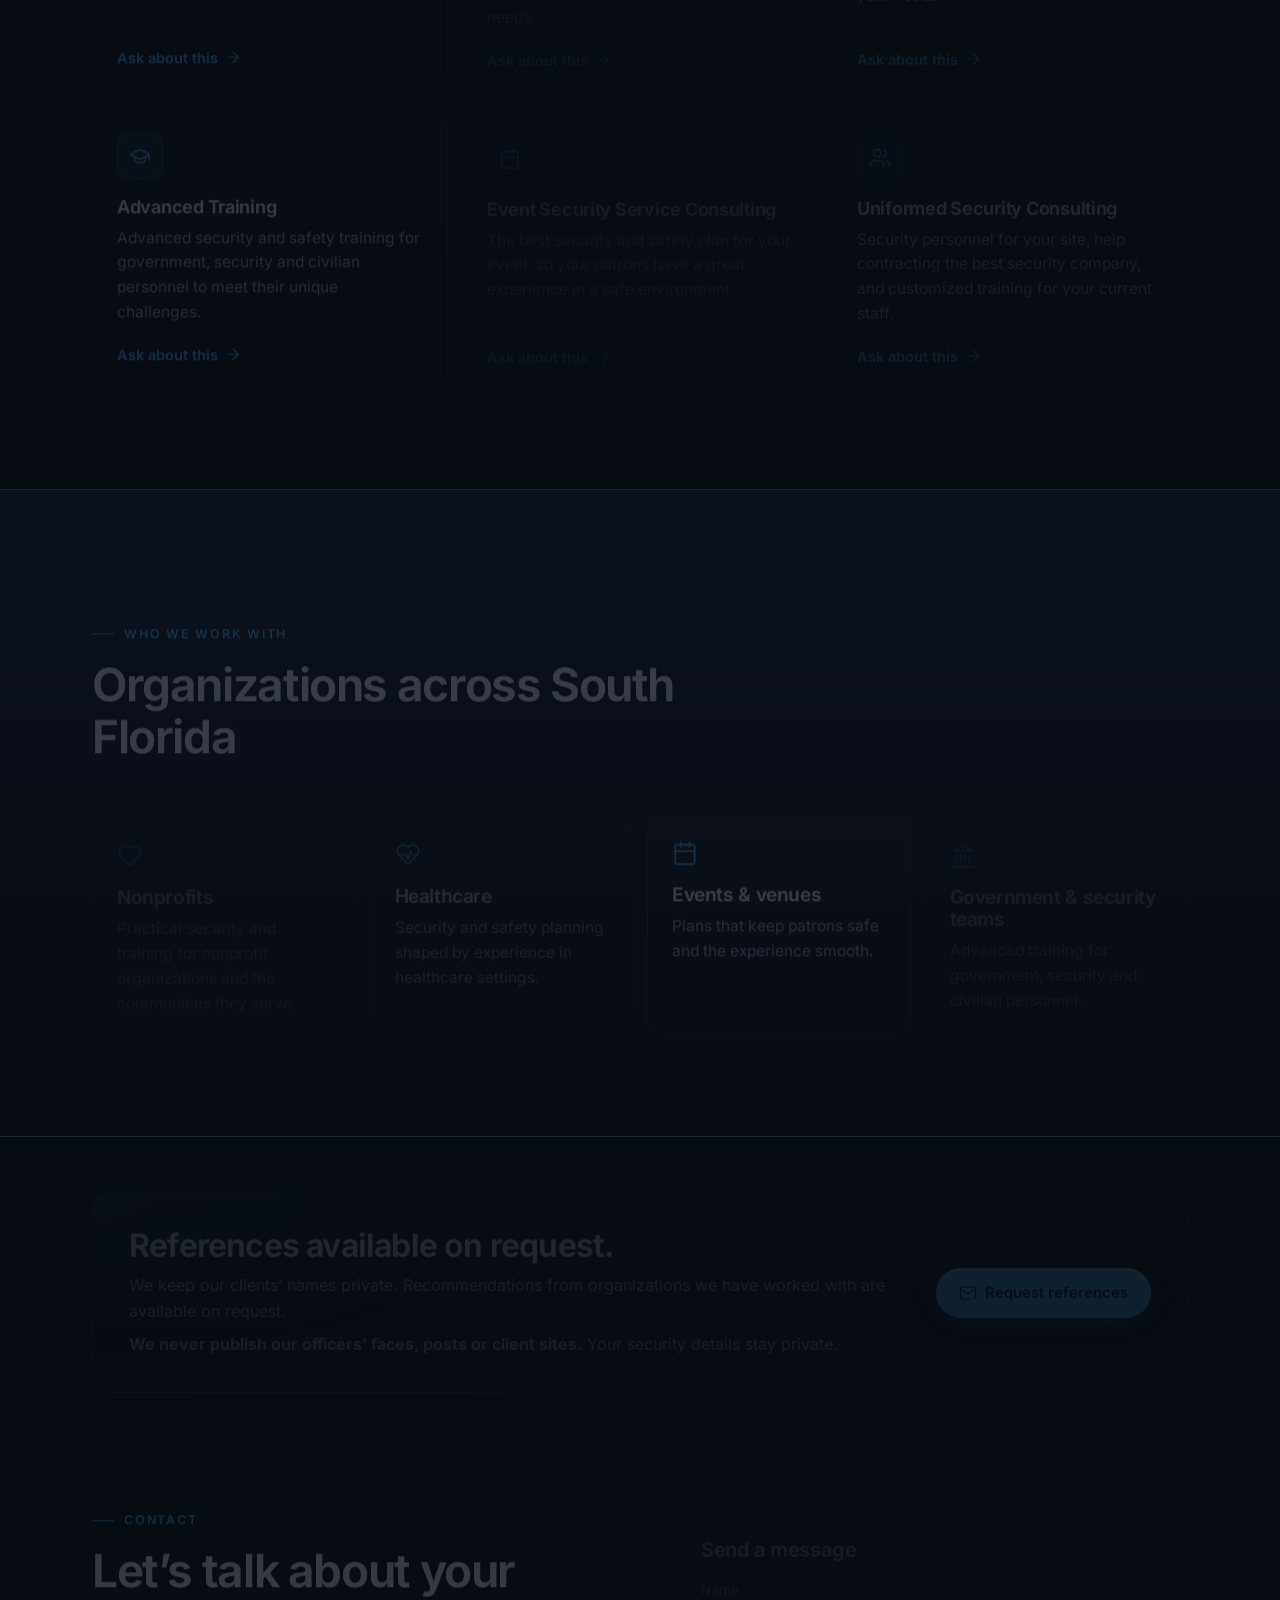
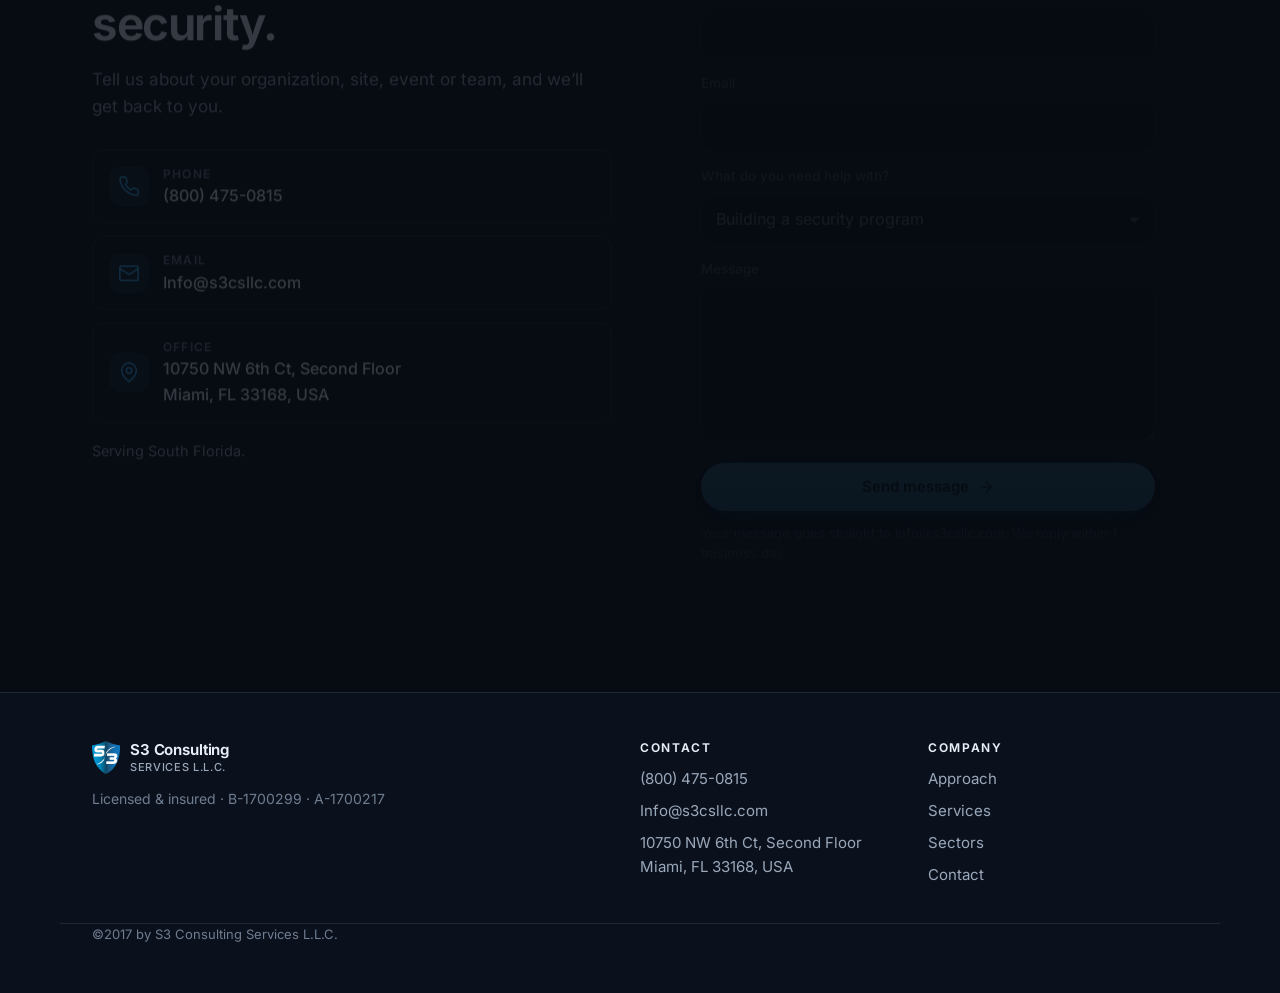
<file: about/index.html>
<!doctype html><html lang="en"><head><meta charset="utf-8"><meta name="viewport" content="width=device-width, initial-scale=1"><title>S3 Consulting Services</title><meta http-equiv="refresh" content="0; url=../#background"><link rel="canonical" href="../#background"></head><body><p><a href="../#background">Continue to S3 Consulting Services</a></p></body></html>
</file>
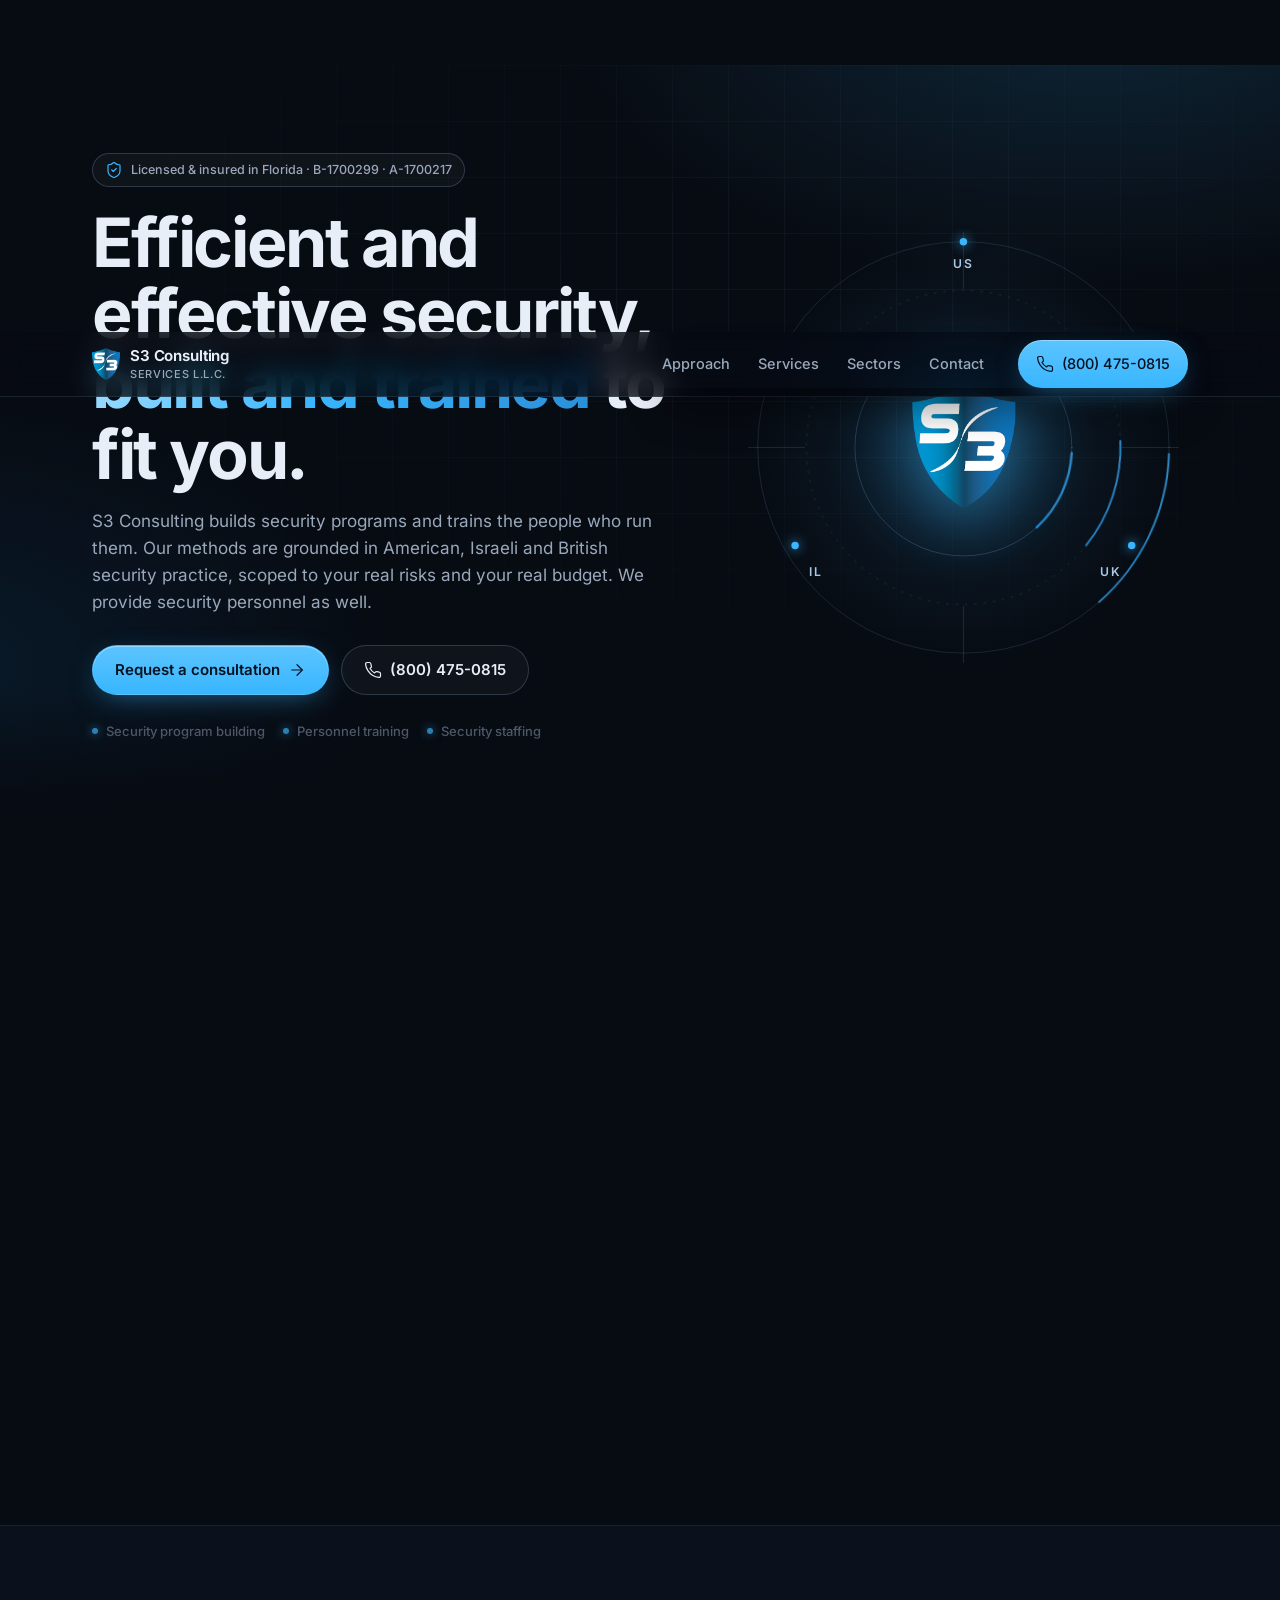
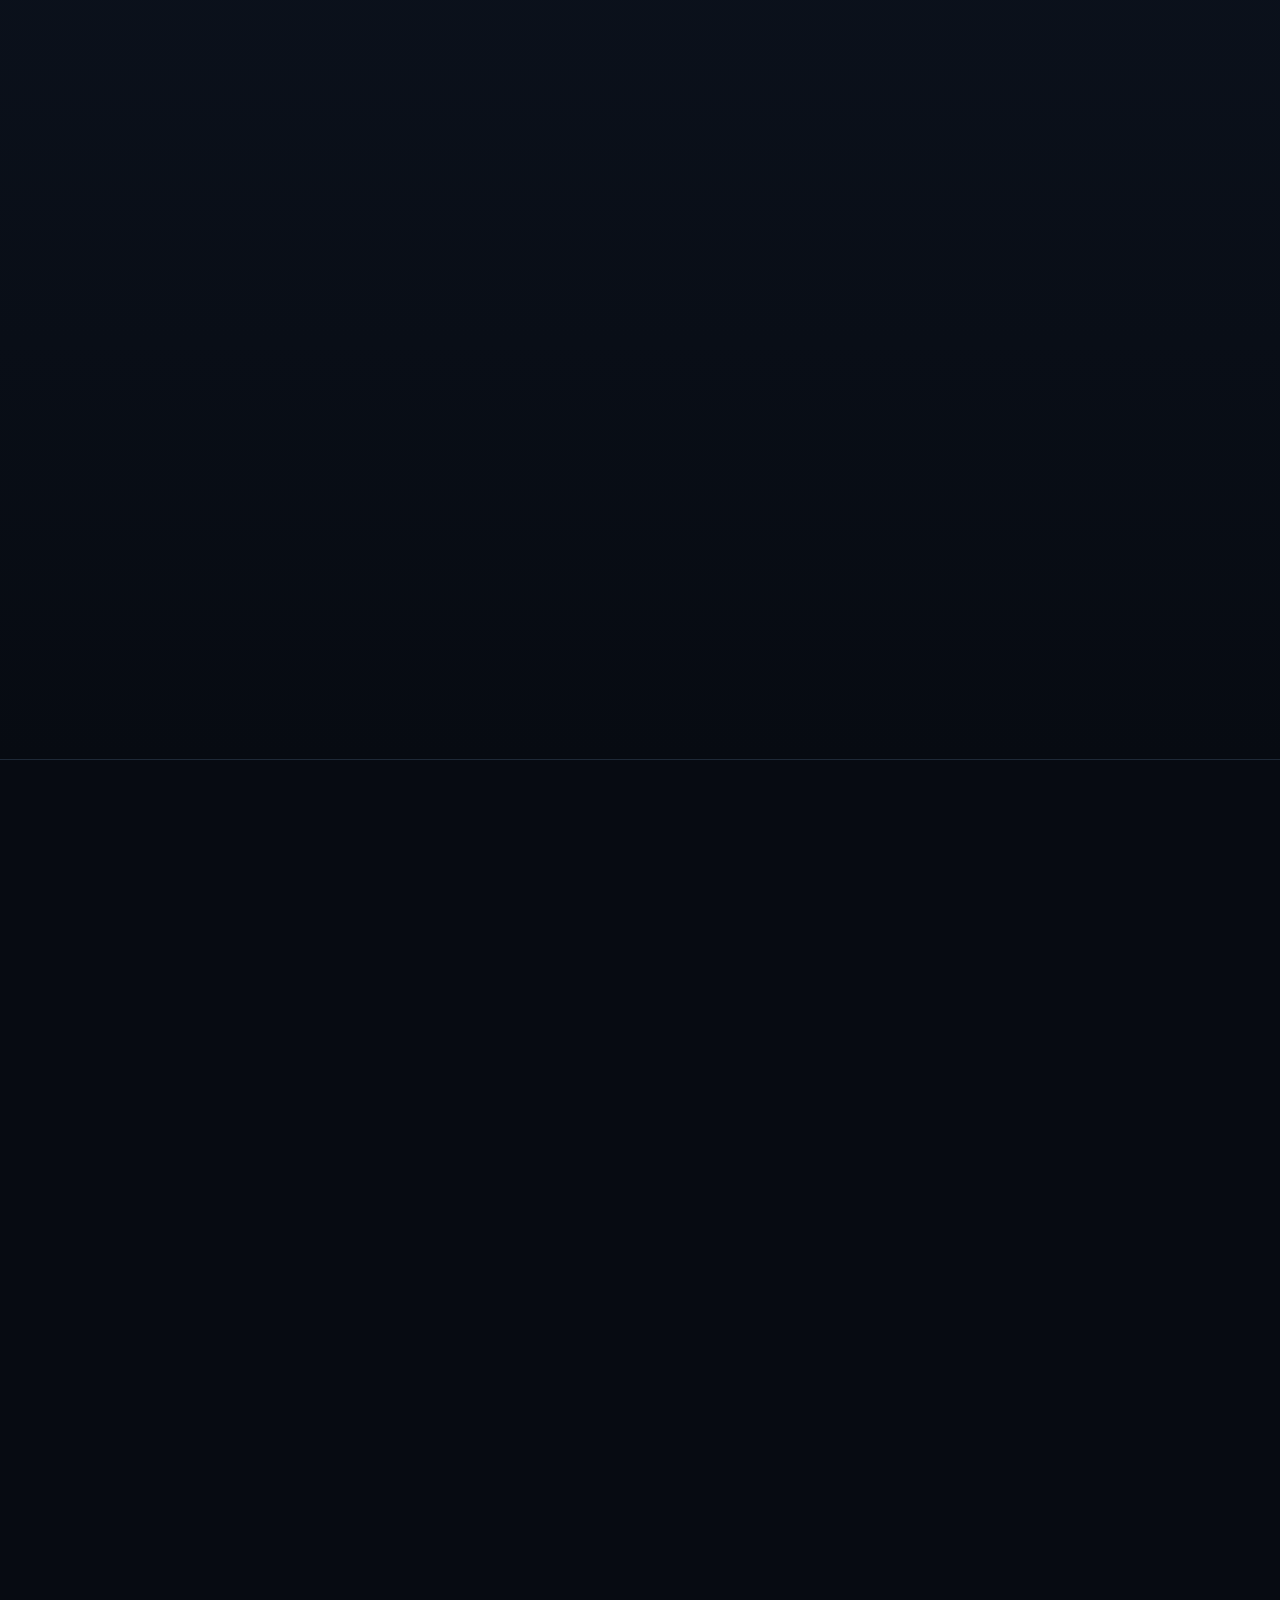
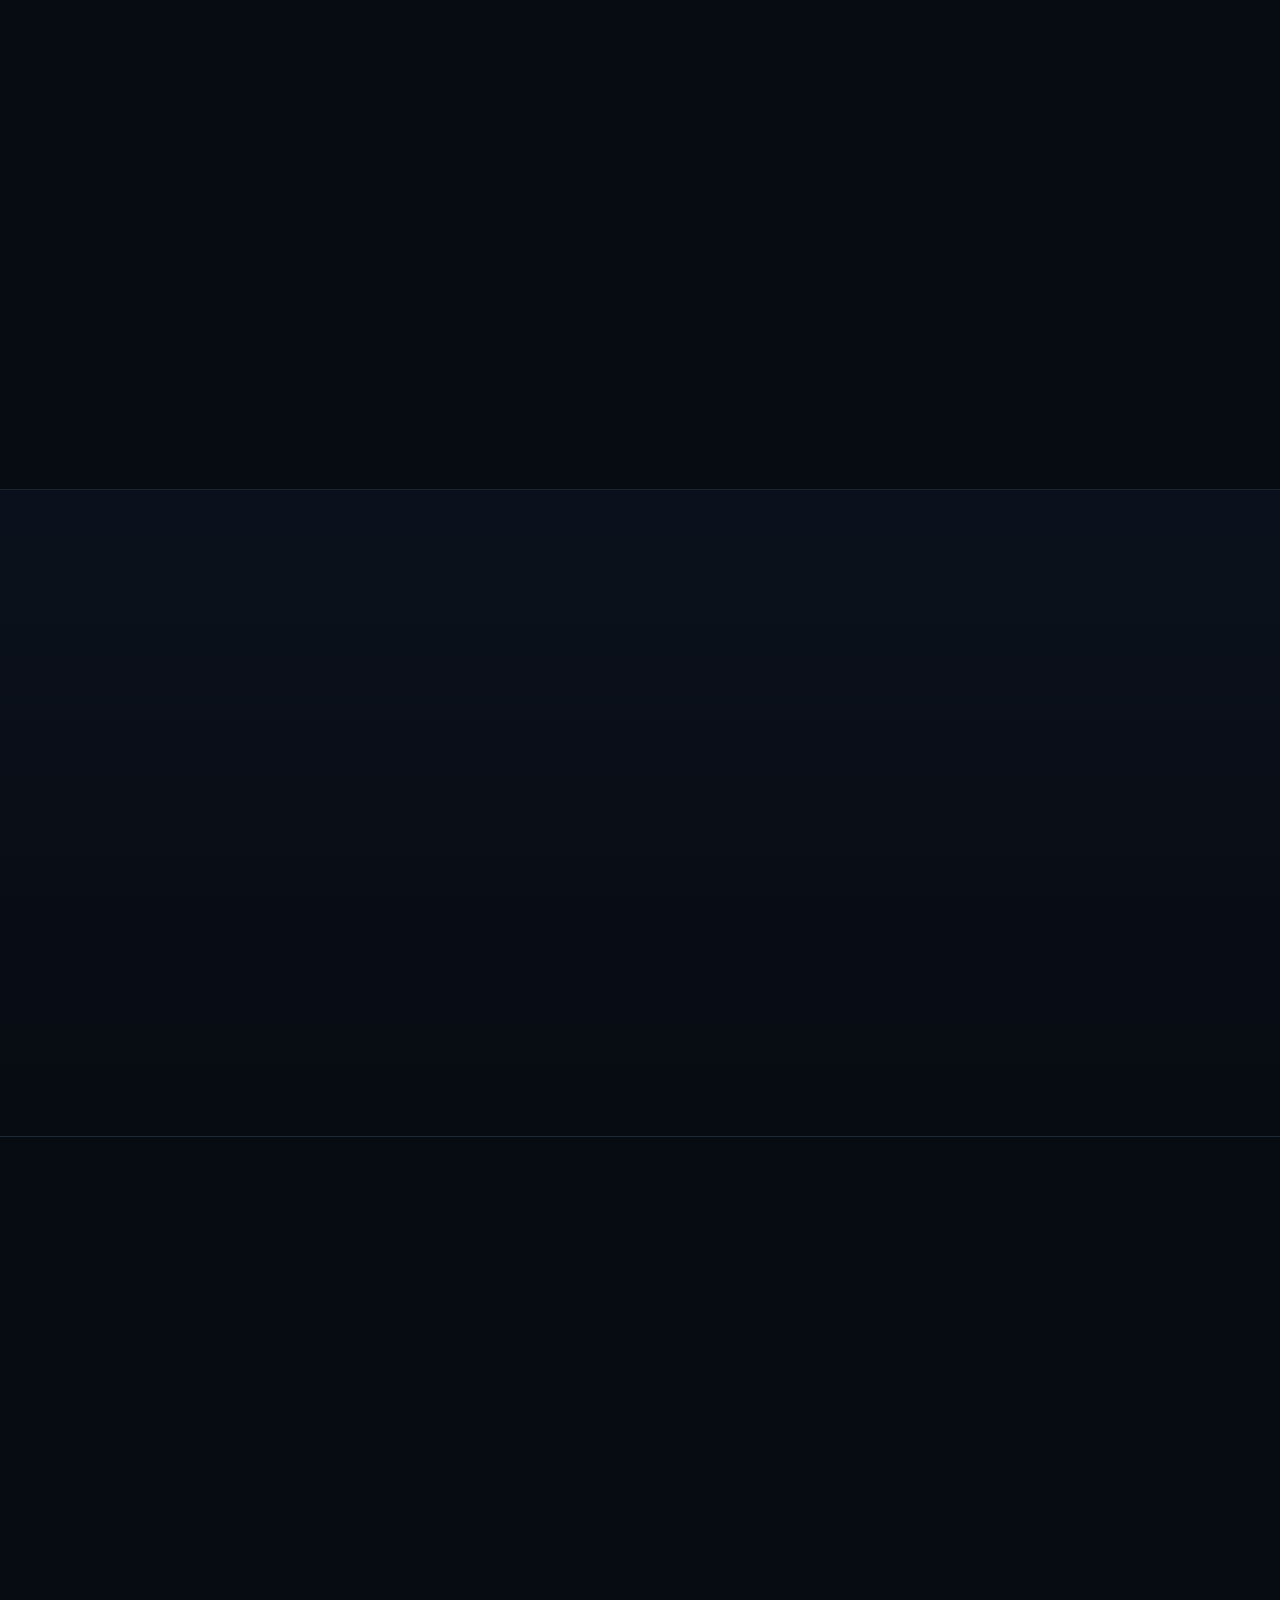
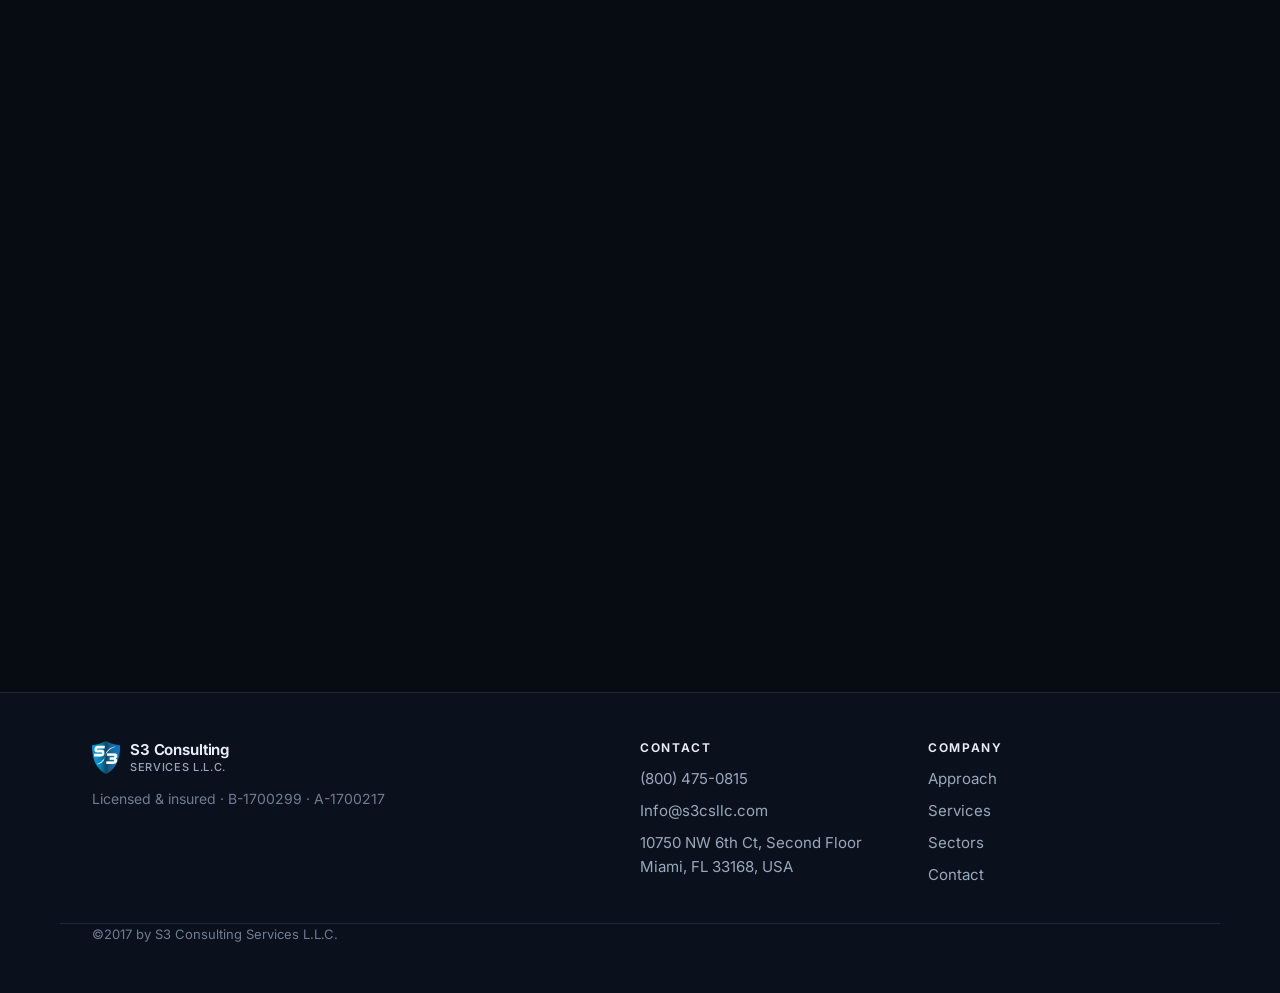
<file: book-online/index.html>
<!doctype html><html lang="en"><head><meta charset="utf-8"><meta name="viewport" content="width=device-width, initial-scale=1"><title>S3 Consulting Services</title><meta http-equiv="refresh" content="0; url=../#contact"><link rel="canonical" href="../#contact"></head><body><p><a href="../#contact">Continue to S3 Consulting Services</a></p></body></html>
</file>
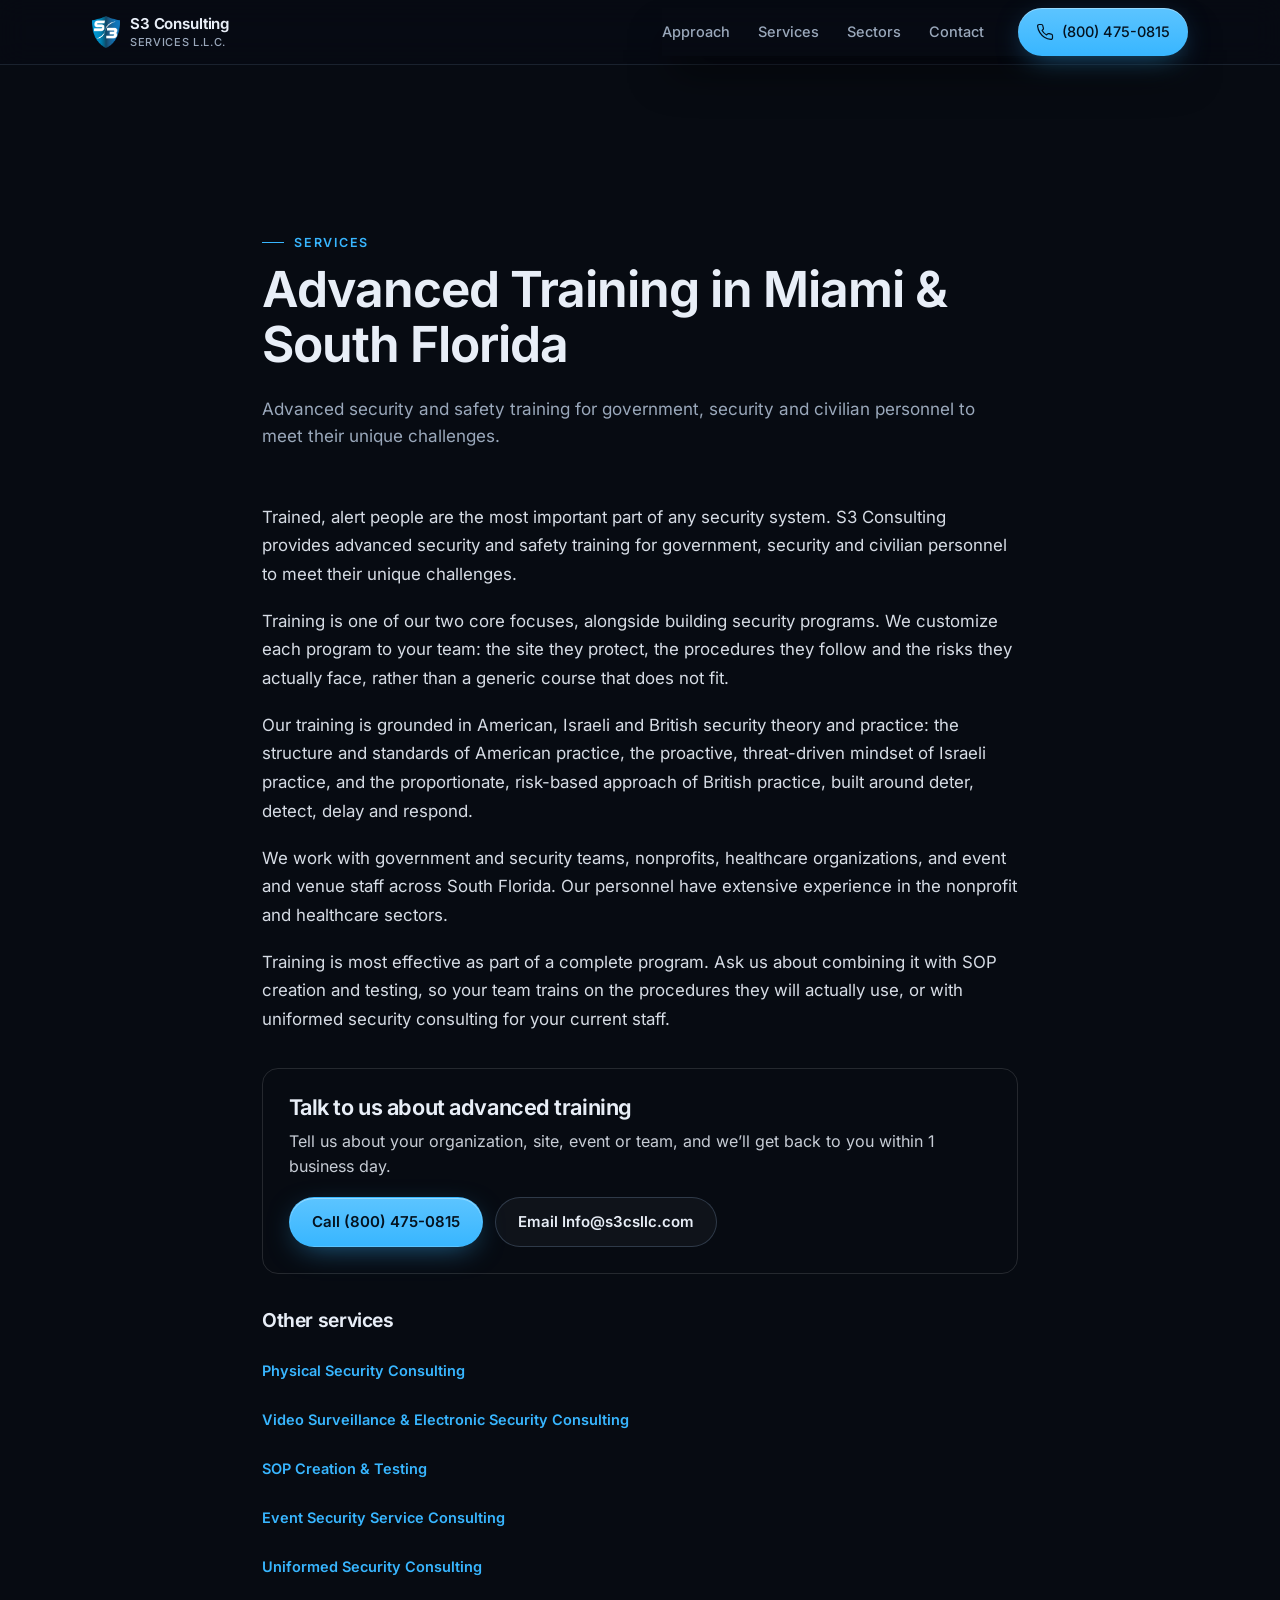
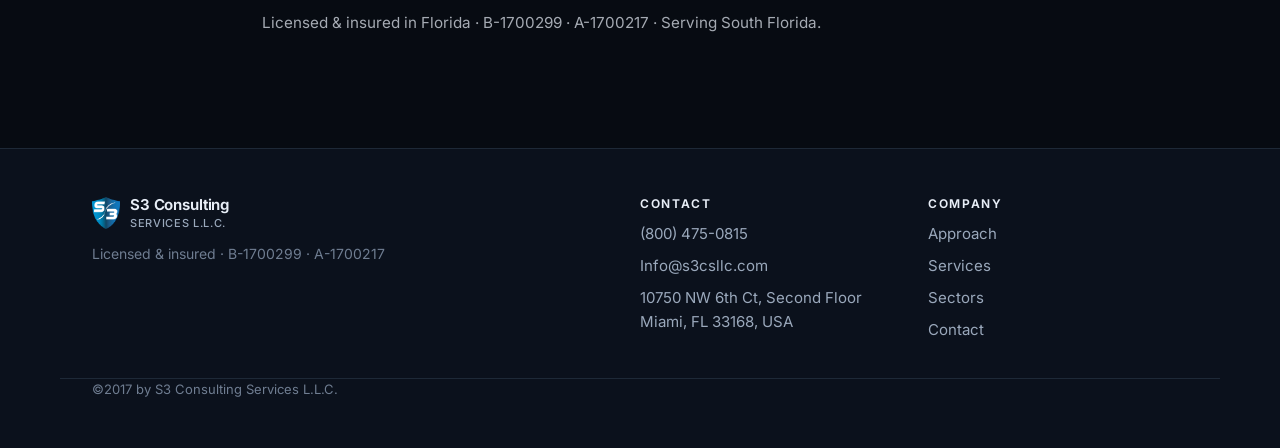
<file: services/advanced-training/index.html>
<!doctype html><html lang="en"><head><meta charset="utf-8"><meta name="viewport" content="width=device-width, initial-scale=1, viewport-fit=cover">
<title>Advanced Training in Miami &amp; South Florida | S3 Consulting Services</title><meta name="description" content="Advanced security and safety training in Miami and South Florida for government, security and civilian personnel, customized to your team. S3 Consulting Services L.L.C."><meta name="theme-color" content="#070b12">
<meta property="og:title" content="Advanced Training in Miami &amp; South Florida | S3 Consulting Services"><meta property="og:description" content="Advanced security and safety training in Miami and South Florida for government, security and civilian personnel, customized to your team. S3 Consulting Services L.L.C."><meta property="og:type" content="website">
<link rel="canonical" href="https://s3csllc.com/services/advanced-training/"><meta property="og:url" content="https://s3csllc.com/services/advanced-training/"><meta property="og:site_name" content="S3 Consulting Services"><meta property="og:image" content="https://s3csllc.com/og.png"><meta property="og:image:width" content="1200"><meta property="og:image:height" content="630"><meta name="twitter:card" content="summary_large_image"><meta name="twitter:title" content="Advanced Training in Miami &amp; South Florida | S3 Consulting Services"><meta name="twitter:description" content="Advanced security and safety training in Miami and South Florida for government, security and civilian personnel, customized to your team. S3 Consulting Services L.L.C."><meta name="twitter:image" content="https://s3csllc.com/og.png">
<link rel="icon" type="image/png" href="/favicon.png"><link rel="apple-touch-icon" href="/assets/apple-touch-icon.png"><link rel="preload" href="/assets/inter-latin.woff2" as="font" type="font/woff2" crossorigin><link rel="stylesheet" href="/styles.css">
<script type="application/ld+json">{"@context": "https://schema.org", "@type": "ProfessionalService", "@id": "https://s3csllc.com/#org", "name": "S3 Consulting Services L.L.C.", "alternateName": "S3 Consulting", "url": "https://s3csllc.com/", "logo": "https://s3csllc.com/assets/s3-shield.png", "image": "https://s3csllc.com/og.png", "description": "Security program building, personnel training and security staffing in South Florida, grounded in American, Israeli and British security practice. Licensed and insured in Florida (B-1700299, A-1700217).", "telephone": "+1-800-475-0815", "email": "Info@s3csllc.com", "address": {"@type": "PostalAddress", "streetAddress": "10750 NW 6th Ct, Second Floor", "addressLocality": "Miami", "addressRegion": "FL", "postalCode": "33168", "addressCountry": "US"}, "areaServed": {"@type": "AdministrativeArea", "name": "South Florida"}, "identifier": [{"@type": "PropertyValue", "name": "Florida Class B license", "value": "B-1700299"}, {"@type": "PropertyValue", "name": "Florida Class A license", "value": "A-1700217"}], "hasOfferCatalog": {"@type": "OfferCatalog", "name": "Security consulting services", "itemListElement": [{"@type": "Offer", "itemOffered": {"@type": "Service", "name": "Physical Security Consulting", "url": "https://s3csllc.com/services/physical-security-consulting/"}}, {"@type": "Offer", "itemOffered": {"@type": "Service", "name": "Video Surveillance & Electronic Security Consulting", "url": "https://s3csllc.com/services/video-surveillance-electronic-security-consulting/"}}, {"@type": "Offer", "itemOffered": {"@type": "Service", "name": "SOP Creation & Testing", "url": "https://s3csllc.com/services/sop-creation-testing/"}}, {"@type": "Offer", "itemOffered": {"@type": "Service", "name": "Advanced Training", "url": "https://s3csllc.com/services/advanced-training/"}}, {"@type": "Offer", "itemOffered": {"@type": "Service", "name": "Event Security Service Consulting", "url": "https://s3csllc.com/services/event-security-service-consulting/"}}, {"@type": "Offer", "itemOffered": {"@type": "Service", "name": "Uniformed Security Consulting", "url": "https://s3csllc.com/services/uniformed-security-consulting/"}}]}}</script>
<script type="application/ld+json">{"@context": "https://schema.org", "@type": "Service", "name": "Advanced Training", "serviceType": "Advanced Training", "url": "https://s3csllc.com/services/advanced-training/", "description": "Advanced security and safety training in Miami and South Florida for government, security and civilian personnel, customized to your team. S3 Consulting Services L.L.C.", "areaServed": {"@type": "AdministrativeArea", "name": "South Florida"}, "provider": {"@id": "https://s3csllc.com/#org"}}</script>
<script type="application/ld+json">{"@context": "https://schema.org", "@type": "BreadcrumbList", "itemListElement": [{"@type": "ListItem", "position": 1, "name": "Home", "item": "https://s3csllc.com/"}, {"@type": "ListItem", "position": 2, "name": "Services", "item": "https://s3csllc.com/#services"}, {"@type": "ListItem", "position": 3, "name": "Advanced Training", "item": "https://s3csllc.com/services/advanced-training/"}]}</script>
</head><body>
<a class="skip" href="#main">Skip to content</a>
<header class="header" id="top">
<div class="wrap header__in">
<a aria-label="S3 Consulting Services home" class="brand" href="/#top">
<img alt="" height="35" src="/assets/s3-shield.png" width="30"/>
<span class="brand__text">S3 Consulting<small>Services L.L.C.</small></span>
</a>
<button aria-controls="nav" aria-expanded="false" aria-label="Open menu" class="navtoggle"><span></span><span></span></button>
<nav aria-label="Main" class="nav" id="nav">
<a href="/#approach">Approach</a>
<a href="/#services">Services</a>
<a href="/#sectors">Sectors</a>
<a href="/#contact">Contact</a>
<a class="btn btn--sm btn--primary nav__cta" href="tel:+18004750815"><svg aria-hidden="true" class="i i--sm" fill="none" stroke="currentColor" stroke-linecap="round" stroke-linejoin="round" stroke-width="1.6" viewbox="0 0 24 24"><path d="M22 16.92v3a2 2 0 0 1-2.18 2 19.79 19.79 0 0 1-8.63-3.07 19.5 19.5 0 0 1-6-6 19.79 19.79 0 0 1-3.07-8.67A2 2 0 0 1 4.11 2h3a2 2 0 0 1 2 1.72 12.84 12.84 0 0 0 .7 2.81 2 2 0 0 1-.45 2.11L8.09 9.91a16 16 0 0 0 6 6l1.27-1.27a2 2 0 0 1 2.11-.45 12.84 12.84 0 0 0 2.81.7A2 2 0 0 1 22 16.92z"></path></svg>(800) 475-0815</a>
</nav>
</div>
</header>
<main id="main">
<section class="section" style="padding-top:clamp(110px,14vw,160px)">
<div class="wrap" style="max-width:820px">
<div class="head" style="text-align:left;margin-left:0">
<p class="eyebrow"><a href="/#services" style="color:inherit;text-decoration:none">Services</a></p>
<h1 style="font-size:clamp(2rem,5vw,3.1rem);line-height:1.1;margin:.2em 0 .5em">Advanced Training in Miami &amp; South Florida</h1>
<p class="lead">Advanced security and safety training for government, security and civilian personnel to meet their unique challenges.</p>
</div>
<div style="margin-top:2rem"><p style="margin:0 0 1.1em;line-height:1.7;font-size:1.05rem;opacity:.92">Trained, alert people are the most important part of any security system. S3 Consulting provides advanced security and safety training for government, security and civilian personnel to meet their unique challenges.</p><p style="margin:0 0 1.1em;line-height:1.7;font-size:1.05rem;opacity:.92">Training is one of our two core focuses, alongside building security programs. We customize each program to your team: the site they protect, the procedures they follow and the risks they actually face, rather than a generic course that does not fit.</p><p style="margin:0 0 1.1em;line-height:1.7;font-size:1.05rem;opacity:.92">Our training is grounded in American, Israeli and British security theory and practice: the structure and standards of American practice, the proactive, threat-driven mindset of Israeli practice, and the proportionate, risk-based approach of British practice, built around deter, detect, delay and respond.</p><p style="margin:0 0 1.1em;line-height:1.7;font-size:1.05rem;opacity:.92">We work with government and security teams, nonprofits, healthcare organizations, and event and venue staff across South Florida. Our personnel have extensive experience in the nonprofit and healthcare sectors.</p><p style="margin:0 0 1.1em;line-height:1.7;font-size:1.05rem;opacity:.92">Training is most effective as part of a complete program. Ask us about combining it with SOP creation and testing, so your team trains on the procedures they will actually use, or with uniformed security consulting for your current staff.</p></div>
<div style="margin:2.2rem 0;padding:1.6rem;border:1px solid rgba(255,255,255,.12);border-radius:16px">
<h2 style="font-size:1.35rem;margin:0 0 .4em">Talk to us about advanced training</h2>
<p style="margin:0 0 1.1em;opacity:.85">Tell us about your organization, site, event or team, and we’ll get back to you within 1 business day.</p>
<div style="display:flex;flex-wrap:wrap;gap:.75rem">
<a class="btn btn--primary" href="tel:+18004750815">Call (800) 475-0815</a>
<a class="btn btn--ghost" href="mailto:Info@s3csllc.com?subject=Advanced%20Training">Email Info@s3csllc.com</a>
</div></div>
<h2 style="font-size:1.2rem;margin:2rem 0 .5em">Other services</h2>
<ul style="list-style:none;padding:0;margin:0"><li style="margin:.4em 0"><a class="link" href="/services/physical-security-consulting/">Physical Security Consulting</a></li><li style="margin:.4em 0"><a class="link" href="/services/video-surveillance-electronic-security-consulting/">Video Surveillance &amp; Electronic Security Consulting</a></li><li style="margin:.4em 0"><a class="link" href="/services/sop-creation-testing/">SOP Creation &amp; Testing</a></li><li style="margin:.4em 0"><a class="link" href="/services/event-security-service-consulting/">Event Security Service Consulting</a></li><li style="margin:.4em 0"><a class="link" href="/services/uniformed-security-consulting/">Uniformed Security Consulting</a></li></ul>
<p style="margin-top:2rem;opacity:.7;font-size:.95rem">Licensed &amp; insured in Florida · B-1700299 · A-1700217 · Serving South Florida.</p>
</div></section></main>
<footer class="footer">
<div class="wrap footer__in">
<div class="footer__brand">
<a class="brand" href="/#top"><img alt="" height="35" src="/assets/s3-shield.png" width="30"/><span class="brand__text">S3 Consulting<small>Services L.L.C.</small></span></a>
<p>Licensed &amp; insured · B-1700299 · A-1700217</p>
</div>
<div class="footer__col">
<h4>Contact</h4>
<a href="tel:+18004750815">(800) 475-0815</a>
<a href="mailto:Info@s3csllc.com">Info@s3csllc.com</a>
<span>10750 NW 6th Ct, Second Floor<br/>Miami, FL 33168, USA</span>
</div>
<div class="footer__col">
<h4>Company</h4>
<a href="/#approach">Approach</a>
<a href="/#services">Services</a>
<a href="/#sectors">Sectors</a>
<a href="/#contact">Contact</a>
</div>
</div>
<div class="wrap footer__legal">©2017 by S3 Consulting Services L.L.C.</div>
</footer>
<a class="callbar" href="tel:+18004750815"><svg aria-hidden="true" class="i i--sm" fill="none" stroke="currentColor" stroke-linecap="round" stroke-linejoin="round" stroke-width="1.6" viewbox="0 0 24 24"><path d="M22 16.92v3a2 2 0 0 1-2.18 2 19.79 19.79 0 0 1-8.63-3.07 19.5 19.5 0 0 1-6-6 19.79 19.79 0 0 1-3.07-8.67A2 2 0 0 1 4.11 2h3a2 2 0 0 1 2 1.72 12.84 12.84 0 0 0 .7 2.81 2 2 0 0 1-.45 2.11L8.09 9.91a16 16 0 0 0 6 6l1.27-1.27a2 2 0 0 1 2.11-.45 12.84 12.84 0 0 0 2.81.7A2 2 0 0 1 22 16.92z"></path></svg>Call S3 · (800) 475-0815</a>
<script src="/script.js"></script>
</body></html>
</file>
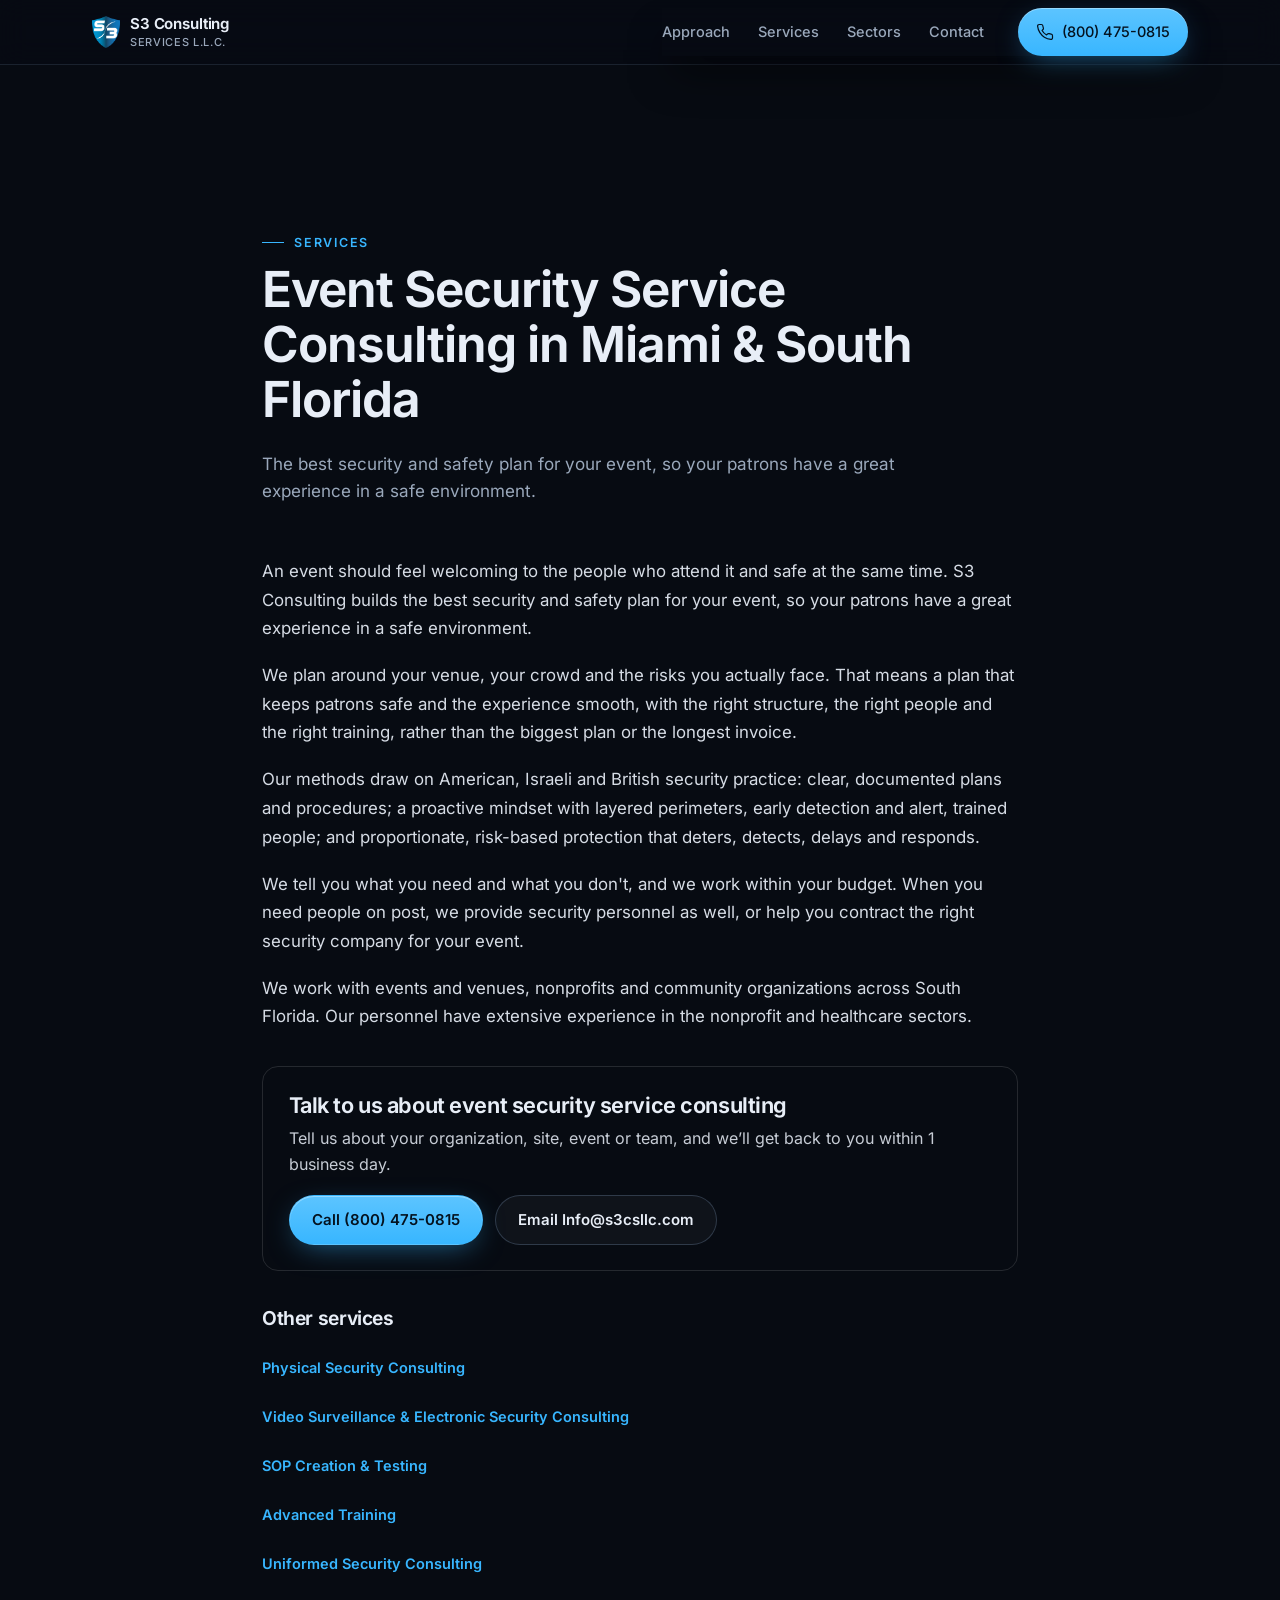
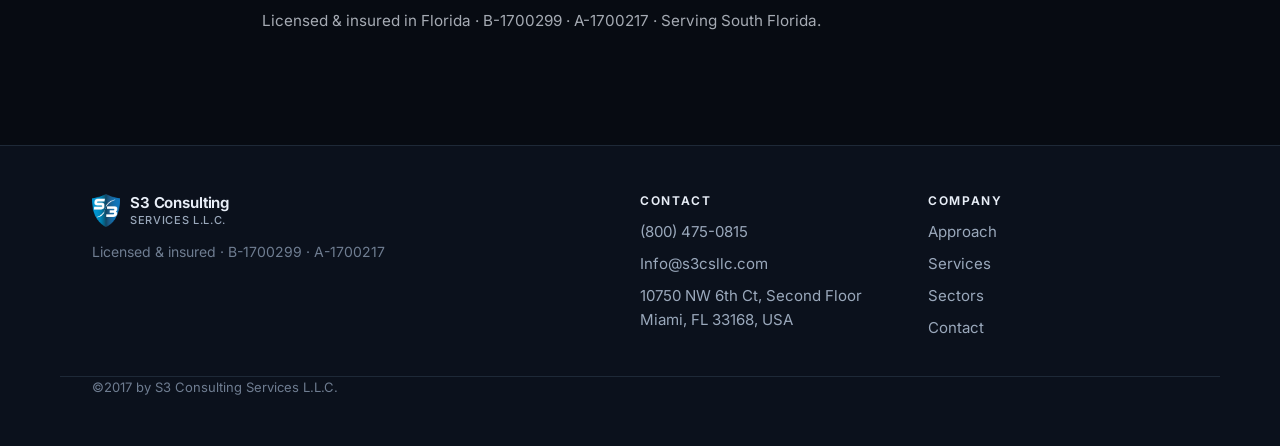
<file: services/event-security-service-consulting/index.html>
<!doctype html><html lang="en"><head><meta charset="utf-8"><meta name="viewport" content="width=device-width, initial-scale=1, viewport-fit=cover">
<title>Event Security Service Consulting in Miami &amp; South Florida | S3 Consulting Services</title><meta name="description" content="Event security consulting in Miami and South Florida: the best security and safety plan for your event, so patrons have a great experience in a safe environment."><meta name="theme-color" content="#070b12">
<meta property="og:title" content="Event Security Service Consulting in Miami &amp; South Florida | S3 Consulting Services"><meta property="og:description" content="Event security consulting in Miami and South Florida: the best security and safety plan for your event, so patrons have a great experience in a safe environment."><meta property="og:type" content="website">
<link rel="canonical" href="https://s3csllc.com/services/event-security-service-consulting/"><meta property="og:url" content="https://s3csllc.com/services/event-security-service-consulting/"><meta property="og:site_name" content="S3 Consulting Services"><meta property="og:image" content="https://s3csllc.com/og.png"><meta property="og:image:width" content="1200"><meta property="og:image:height" content="630"><meta name="twitter:card" content="summary_large_image"><meta name="twitter:title" content="Event Security Service Consulting in Miami &amp; South Florida | S3 Consulting Services"><meta name="twitter:description" content="Event security consulting in Miami and South Florida: the best security and safety plan for your event, so patrons have a great experience in a safe environment."><meta name="twitter:image" content="https://s3csllc.com/og.png">
<link rel="icon" type="image/png" href="/favicon.png"><link rel="apple-touch-icon" href="/assets/apple-touch-icon.png"><link rel="preload" href="/assets/inter-latin.woff2" as="font" type="font/woff2" crossorigin><link rel="stylesheet" href="/styles.css">
<script type="application/ld+json">{"@context": "https://schema.org", "@type": "ProfessionalService", "@id": "https://s3csllc.com/#org", "name": "S3 Consulting Services L.L.C.", "alternateName": "S3 Consulting", "url": "https://s3csllc.com/", "logo": "https://s3csllc.com/assets/s3-shield.png", "image": "https://s3csllc.com/og.png", "description": "Security program building, personnel training and security staffing in South Florida, grounded in American, Israeli and British security practice. Licensed and insured in Florida (B-1700299, A-1700217).", "telephone": "+1-800-475-0815", "email": "Info@s3csllc.com", "address": {"@type": "PostalAddress", "streetAddress": "10750 NW 6th Ct, Second Floor", "addressLocality": "Miami", "addressRegion": "FL", "postalCode": "33168", "addressCountry": "US"}, "areaServed": {"@type": "AdministrativeArea", "name": "South Florida"}, "identifier": [{"@type": "PropertyValue", "name": "Florida Class B license", "value": "B-1700299"}, {"@type": "PropertyValue", "name": "Florida Class A license", "value": "A-1700217"}], "hasOfferCatalog": {"@type": "OfferCatalog", "name": "Security consulting services", "itemListElement": [{"@type": "Offer", "itemOffered": {"@type": "Service", "name": "Physical Security Consulting", "url": "https://s3csllc.com/services/physical-security-consulting/"}}, {"@type": "Offer", "itemOffered": {"@type": "Service", "name": "Video Surveillance & Electronic Security Consulting", "url": "https://s3csllc.com/services/video-surveillance-electronic-security-consulting/"}}, {"@type": "Offer", "itemOffered": {"@type": "Service", "name": "SOP Creation & Testing", "url": "https://s3csllc.com/services/sop-creation-testing/"}}, {"@type": "Offer", "itemOffered": {"@type": "Service", "name": "Advanced Training", "url": "https://s3csllc.com/services/advanced-training/"}}, {"@type": "Offer", "itemOffered": {"@type": "Service", "name": "Event Security Service Consulting", "url": "https://s3csllc.com/services/event-security-service-consulting/"}}, {"@type": "Offer", "itemOffered": {"@type": "Service", "name": "Uniformed Security Consulting", "url": "https://s3csllc.com/services/uniformed-security-consulting/"}}]}}</script>
<script type="application/ld+json">{"@context": "https://schema.org", "@type": "Service", "name": "Event Security Service Consulting", "serviceType": "Event Security Service Consulting", "url": "https://s3csllc.com/services/event-security-service-consulting/", "description": "Event security consulting in Miami and South Florida: the best security and safety plan for your event, so patrons have a great experience in a safe environment.", "areaServed": {"@type": "AdministrativeArea", "name": "South Florida"}, "provider": {"@id": "https://s3csllc.com/#org"}}</script>
<script type="application/ld+json">{"@context": "https://schema.org", "@type": "BreadcrumbList", "itemListElement": [{"@type": "ListItem", "position": 1, "name": "Home", "item": "https://s3csllc.com/"}, {"@type": "ListItem", "position": 2, "name": "Services", "item": "https://s3csllc.com/#services"}, {"@type": "ListItem", "position": 3, "name": "Event Security Service Consulting", "item": "https://s3csllc.com/services/event-security-service-consulting/"}]}</script>
</head><body>
<a class="skip" href="#main">Skip to content</a>
<header class="header" id="top">
<div class="wrap header__in">
<a aria-label="S3 Consulting Services home" class="brand" href="/#top">
<img alt="" height="35" src="/assets/s3-shield.png" width="30"/>
<span class="brand__text">S3 Consulting<small>Services L.L.C.</small></span>
</a>
<button aria-controls="nav" aria-expanded="false" aria-label="Open menu" class="navtoggle"><span></span><span></span></button>
<nav aria-label="Main" class="nav" id="nav">
<a href="/#approach">Approach</a>
<a href="/#services">Services</a>
<a href="/#sectors">Sectors</a>
<a href="/#contact">Contact</a>
<a class="btn btn--sm btn--primary nav__cta" href="tel:+18004750815"><svg aria-hidden="true" class="i i--sm" fill="none" stroke="currentColor" stroke-linecap="round" stroke-linejoin="round" stroke-width="1.6" viewbox="0 0 24 24"><path d="M22 16.92v3a2 2 0 0 1-2.18 2 19.79 19.79 0 0 1-8.63-3.07 19.5 19.5 0 0 1-6-6 19.79 19.79 0 0 1-3.07-8.67A2 2 0 0 1 4.11 2h3a2 2 0 0 1 2 1.72 12.84 12.84 0 0 0 .7 2.81 2 2 0 0 1-.45 2.11L8.09 9.91a16 16 0 0 0 6 6l1.27-1.27a2 2 0 0 1 2.11-.45 12.84 12.84 0 0 0 2.81.7A2 2 0 0 1 22 16.92z"></path></svg>(800) 475-0815</a>
</nav>
</div>
</header>
<main id="main">
<section class="section" style="padding-top:clamp(110px,14vw,160px)">
<div class="wrap" style="max-width:820px">
<div class="head" style="text-align:left;margin-left:0">
<p class="eyebrow"><a href="/#services" style="color:inherit;text-decoration:none">Services</a></p>
<h1 style="font-size:clamp(2rem,5vw,3.1rem);line-height:1.1;margin:.2em 0 .5em">Event Security Service Consulting in Miami &amp; South Florida</h1>
<p class="lead">The best security and safety plan for your event, so your patrons have a great experience in a safe environment.</p>
</div>
<div style="margin-top:2rem"><p style="margin:0 0 1.1em;line-height:1.7;font-size:1.05rem;opacity:.92">An event should feel welcoming to the people who attend it and safe at the same time. S3 Consulting builds the best security and safety plan for your event, so your patrons have a great experience in a safe environment.</p><p style="margin:0 0 1.1em;line-height:1.7;font-size:1.05rem;opacity:.92">We plan around your venue, your crowd and the risks you actually face. That means a plan that keeps patrons safe and the experience smooth, with the right structure, the right people and the right training, rather than the biggest plan or the longest invoice.</p><p style="margin:0 0 1.1em;line-height:1.7;font-size:1.05rem;opacity:.92">Our methods draw on American, Israeli and British security practice: clear, documented plans and procedures; a proactive mindset with layered perimeters, early detection and alert, trained people; and proportionate, risk-based protection that deters, detects, delays and responds.</p><p style="margin:0 0 1.1em;line-height:1.7;font-size:1.05rem;opacity:.92">We tell you what you need and what you don&#x27;t, and we work within your budget. When you need people on post, we provide security personnel as well, or help you contract the right security company for your event.</p><p style="margin:0 0 1.1em;line-height:1.7;font-size:1.05rem;opacity:.92">We work with events and venues, nonprofits and community organizations across South Florida. Our personnel have extensive experience in the nonprofit and healthcare sectors.</p></div>
<div style="margin:2.2rem 0;padding:1.6rem;border:1px solid rgba(255,255,255,.12);border-radius:16px">
<h2 style="font-size:1.35rem;margin:0 0 .4em">Talk to us about event security service consulting</h2>
<p style="margin:0 0 1.1em;opacity:.85">Tell us about your organization, site, event or team, and we’ll get back to you within 1 business day.</p>
<div style="display:flex;flex-wrap:wrap;gap:.75rem">
<a class="btn btn--primary" href="tel:+18004750815">Call (800) 475-0815</a>
<a class="btn btn--ghost" href="mailto:Info@s3csllc.com?subject=Event%20Security%20Service%20Consulting">Email Info@s3csllc.com</a>
</div></div>
<h2 style="font-size:1.2rem;margin:2rem 0 .5em">Other services</h2>
<ul style="list-style:none;padding:0;margin:0"><li style="margin:.4em 0"><a class="link" href="/services/physical-security-consulting/">Physical Security Consulting</a></li><li style="margin:.4em 0"><a class="link" href="/services/video-surveillance-electronic-security-consulting/">Video Surveillance &amp; Electronic Security Consulting</a></li><li style="margin:.4em 0"><a class="link" href="/services/sop-creation-testing/">SOP Creation &amp; Testing</a></li><li style="margin:.4em 0"><a class="link" href="/services/advanced-training/">Advanced Training</a></li><li style="margin:.4em 0"><a class="link" href="/services/uniformed-security-consulting/">Uniformed Security Consulting</a></li></ul>
<p style="margin-top:2rem;opacity:.7;font-size:.95rem">Licensed &amp; insured in Florida · B-1700299 · A-1700217 · Serving South Florida.</p>
</div></section></main>
<footer class="footer">
<div class="wrap footer__in">
<div class="footer__brand">
<a class="brand" href="/#top"><img alt="" height="35" src="/assets/s3-shield.png" width="30"/><span class="brand__text">S3 Consulting<small>Services L.L.C.</small></span></a>
<p>Licensed &amp; insured · B-1700299 · A-1700217</p>
</div>
<div class="footer__col">
<h4>Contact</h4>
<a href="tel:+18004750815">(800) 475-0815</a>
<a href="mailto:Info@s3csllc.com">Info@s3csllc.com</a>
<span>10750 NW 6th Ct, Second Floor<br/>Miami, FL 33168, USA</span>
</div>
<div class="footer__col">
<h4>Company</h4>
<a href="/#approach">Approach</a>
<a href="/#services">Services</a>
<a href="/#sectors">Sectors</a>
<a href="/#contact">Contact</a>
</div>
</div>
<div class="wrap footer__legal">©2017 by S3 Consulting Services L.L.C.</div>
</footer>
<a class="callbar" href="tel:+18004750815"><svg aria-hidden="true" class="i i--sm" fill="none" stroke="currentColor" stroke-linecap="round" stroke-linejoin="round" stroke-width="1.6" viewbox="0 0 24 24"><path d="M22 16.92v3a2 2 0 0 1-2.18 2 19.79 19.79 0 0 1-8.63-3.07 19.5 19.5 0 0 1-6-6 19.79 19.79 0 0 1-3.07-8.67A2 2 0 0 1 4.11 2h3a2 2 0 0 1 2 1.72 12.84 12.84 0 0 0 .7 2.81 2 2 0 0 1-.45 2.11L8.09 9.91a16 16 0 0 0 6 6l1.27-1.27a2 2 0 0 1 2.11-.45 12.84 12.84 0 0 0 2.81.7A2 2 0 0 1 22 16.92z"></path></svg>Call S3 · (800) 475-0815</a>
<script src="/script.js"></script>
</body></html>
</file>
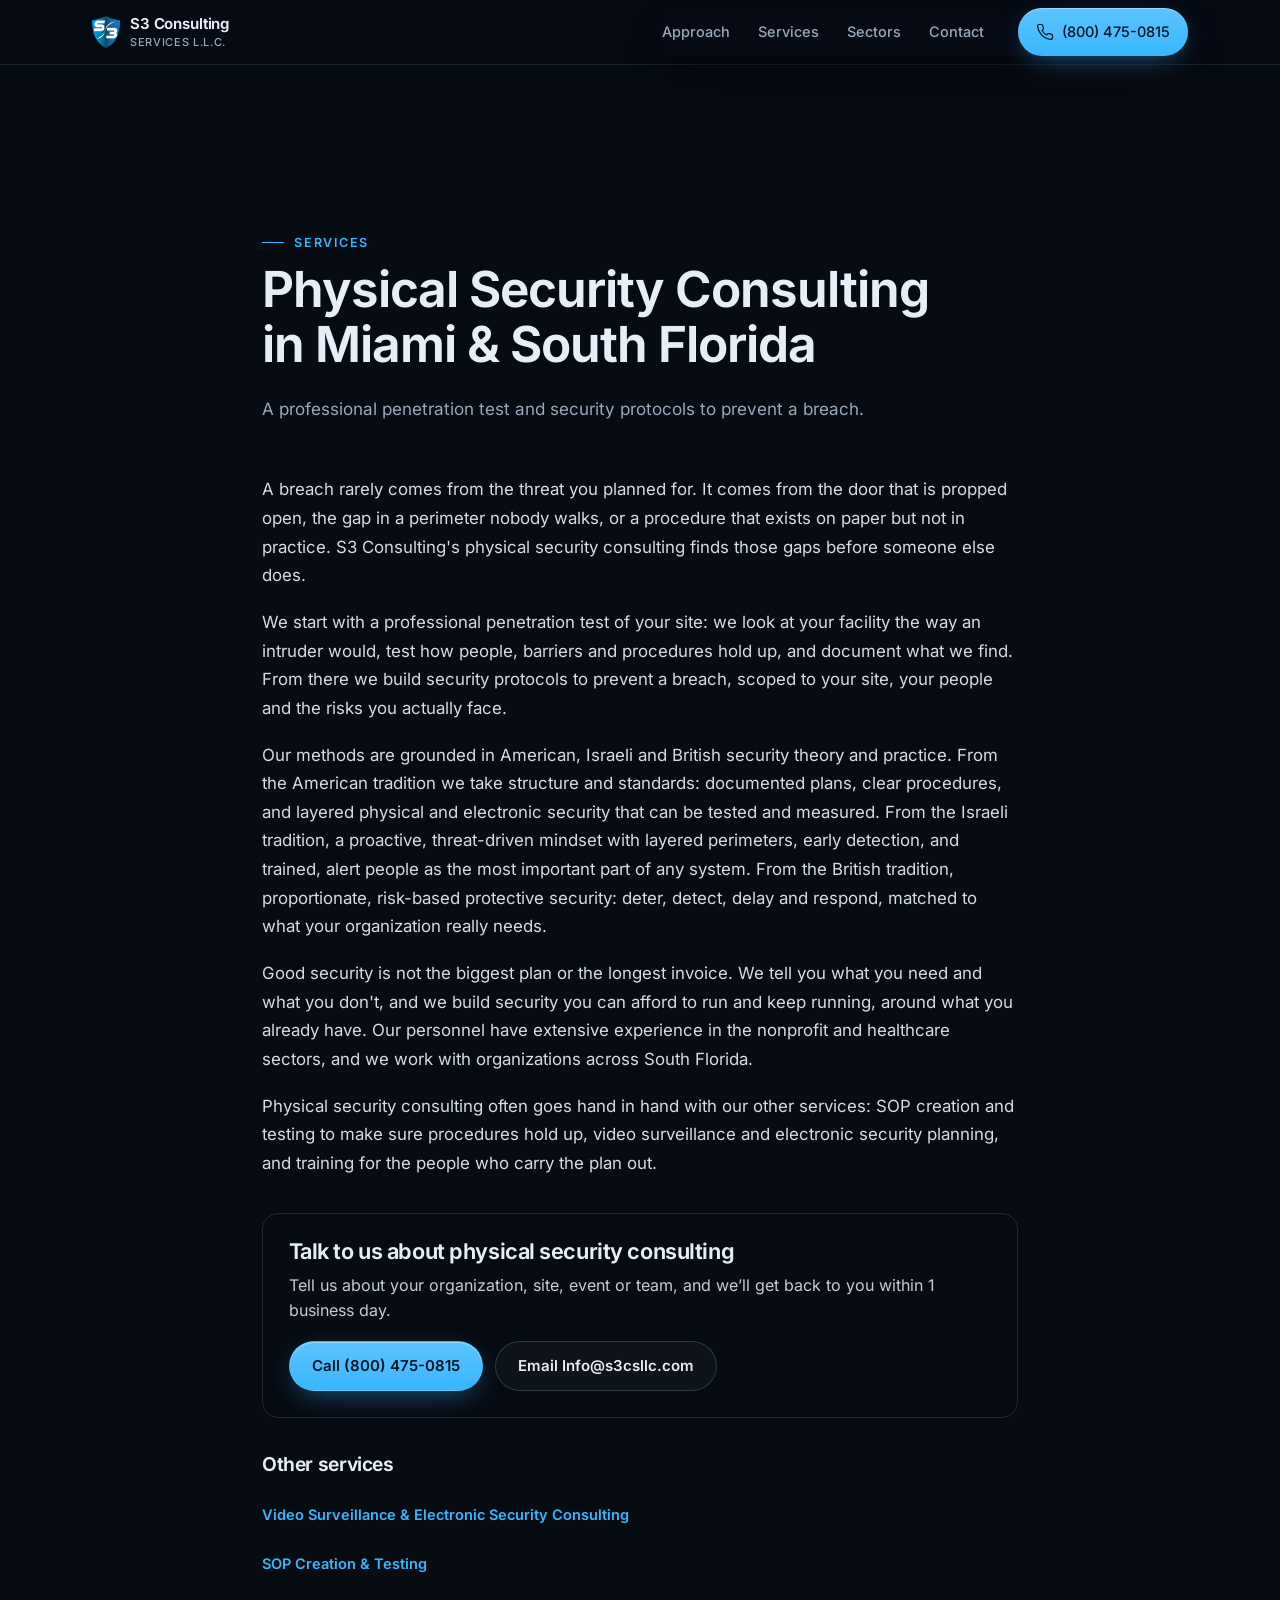
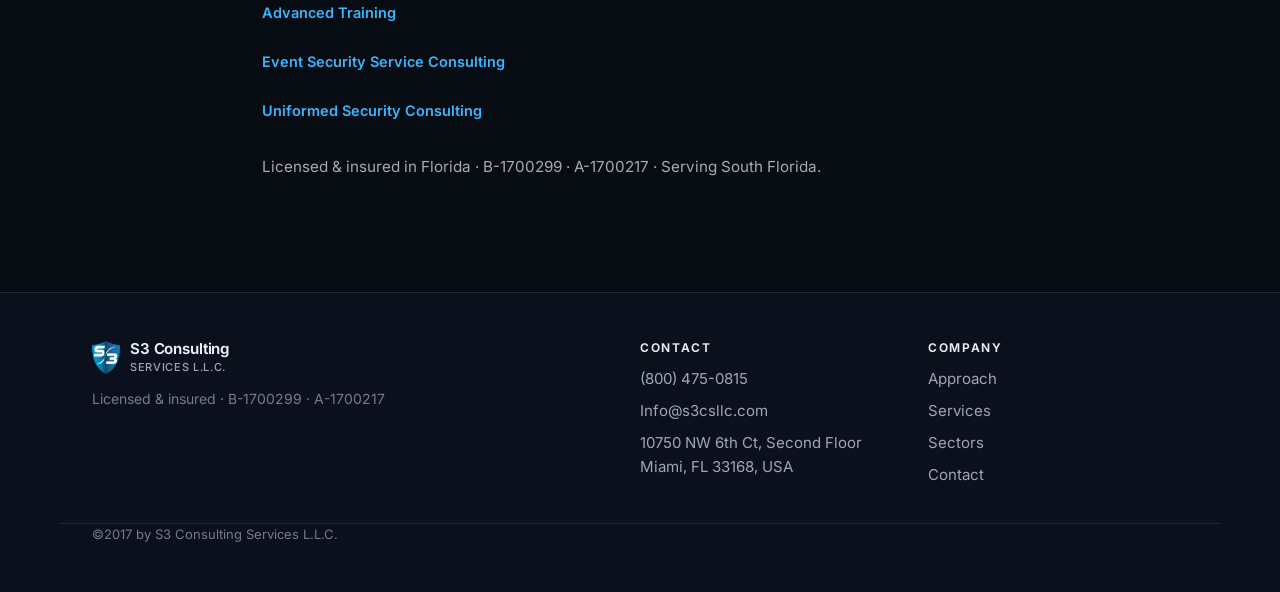
<file: services/physical-security-consulting/index.html>
<!doctype html><html lang="en"><head><meta charset="utf-8"><meta name="viewport" content="width=device-width, initial-scale=1, viewport-fit=cover">
<title>Physical Security Consulting in Miami &amp; South Florida | S3 Consulting Services</title><meta name="description" content="Physical security consulting in Miami and South Florida: professional penetration testing and security protocols to prevent a breach. S3 Consulting Services L.L.C."><meta name="theme-color" content="#070b12">
<meta property="og:title" content="Physical Security Consulting in Miami &amp; South Florida | S3 Consulting Services"><meta property="og:description" content="Physical security consulting in Miami and South Florida: professional penetration testing and security protocols to prevent a breach. S3 Consulting Services L.L.C."><meta property="og:type" content="website">
<link rel="canonical" href="https://s3csllc.com/services/physical-security-consulting/"><meta property="og:url" content="https://s3csllc.com/services/physical-security-consulting/"><meta property="og:site_name" content="S3 Consulting Services"><meta property="og:image" content="https://s3csllc.com/og.png"><meta property="og:image:width" content="1200"><meta property="og:image:height" content="630"><meta name="twitter:card" content="summary_large_image"><meta name="twitter:title" content="Physical Security Consulting in Miami &amp; South Florida | S3 Consulting Services"><meta name="twitter:description" content="Physical security consulting in Miami and South Florida: professional penetration testing and security protocols to prevent a breach. S3 Consulting Services L.L.C."><meta name="twitter:image" content="https://s3csllc.com/og.png">
<link rel="icon" type="image/png" href="/favicon.png"><link rel="apple-touch-icon" href="/assets/apple-touch-icon.png"><link rel="preload" href="/assets/inter-latin.woff2" as="font" type="font/woff2" crossorigin><link rel="stylesheet" href="/styles.css">
<script type="application/ld+json">{"@context": "https://schema.org", "@type": "ProfessionalService", "@id": "https://s3csllc.com/#org", "name": "S3 Consulting Services L.L.C.", "alternateName": "S3 Consulting", "url": "https://s3csllc.com/", "logo": "https://s3csllc.com/assets/s3-shield.png", "image": "https://s3csllc.com/og.png", "description": "Security program building, personnel training and security staffing in South Florida, grounded in American, Israeli and British security practice. Licensed and insured in Florida (B-1700299, A-1700217).", "telephone": "+1-800-475-0815", "email": "Info@s3csllc.com", "address": {"@type": "PostalAddress", "streetAddress": "10750 NW 6th Ct, Second Floor", "addressLocality": "Miami", "addressRegion": "FL", "postalCode": "33168", "addressCountry": "US"}, "areaServed": {"@type": "AdministrativeArea", "name": "South Florida"}, "identifier": [{"@type": "PropertyValue", "name": "Florida Class B license", "value": "B-1700299"}, {"@type": "PropertyValue", "name": "Florida Class A license", "value": "A-1700217"}], "hasOfferCatalog": {"@type": "OfferCatalog", "name": "Security consulting services", "itemListElement": [{"@type": "Offer", "itemOffered": {"@type": "Service", "name": "Physical Security Consulting", "url": "https://s3csllc.com/services/physical-security-consulting/"}}, {"@type": "Offer", "itemOffered": {"@type": "Service", "name": "Video Surveillance & Electronic Security Consulting", "url": "https://s3csllc.com/services/video-surveillance-electronic-security-consulting/"}}, {"@type": "Offer", "itemOffered": {"@type": "Service", "name": "SOP Creation & Testing", "url": "https://s3csllc.com/services/sop-creation-testing/"}}, {"@type": "Offer", "itemOffered": {"@type": "Service", "name": "Advanced Training", "url": "https://s3csllc.com/services/advanced-training/"}}, {"@type": "Offer", "itemOffered": {"@type": "Service", "name": "Event Security Service Consulting", "url": "https://s3csllc.com/services/event-security-service-consulting/"}}, {"@type": "Offer", "itemOffered": {"@type": "Service", "name": "Uniformed Security Consulting", "url": "https://s3csllc.com/services/uniformed-security-consulting/"}}]}}</script>
<script type="application/ld+json">{"@context": "https://schema.org", "@type": "Service", "name": "Physical Security Consulting", "serviceType": "Physical Security Consulting", "url": "https://s3csllc.com/services/physical-security-consulting/", "description": "Physical security consulting in Miami and South Florida: professional penetration testing and security protocols to prevent a breach. S3 Consulting Services L.L.C.", "areaServed": {"@type": "AdministrativeArea", "name": "South Florida"}, "provider": {"@id": "https://s3csllc.com/#org"}}</script>
<script type="application/ld+json">{"@context": "https://schema.org", "@type": "BreadcrumbList", "itemListElement": [{"@type": "ListItem", "position": 1, "name": "Home", "item": "https://s3csllc.com/"}, {"@type": "ListItem", "position": 2, "name": "Services", "item": "https://s3csllc.com/#services"}, {"@type": "ListItem", "position": 3, "name": "Physical Security Consulting", "item": "https://s3csllc.com/services/physical-security-consulting/"}]}</script>
</head><body>
<a class="skip" href="#main">Skip to content</a>
<header class="header" id="top">
<div class="wrap header__in">
<a aria-label="S3 Consulting Services home" class="brand" href="/#top">
<img alt="" height="35" src="/assets/s3-shield.png" width="30"/>
<span class="brand__text">S3 Consulting<small>Services L.L.C.</small></span>
</a>
<button aria-controls="nav" aria-expanded="false" aria-label="Open menu" class="navtoggle"><span></span><span></span></button>
<nav aria-label="Main" class="nav" id="nav">
<a href="/#approach">Approach</a>
<a href="/#services">Services</a>
<a href="/#sectors">Sectors</a>
<a href="/#contact">Contact</a>
<a class="btn btn--sm btn--primary nav__cta" href="tel:+18004750815"><svg aria-hidden="true" class="i i--sm" fill="none" stroke="currentColor" stroke-linecap="round" stroke-linejoin="round" stroke-width="1.6" viewbox="0 0 24 24"><path d="M22 16.92v3a2 2 0 0 1-2.18 2 19.79 19.79 0 0 1-8.63-3.07 19.5 19.5 0 0 1-6-6 19.79 19.79 0 0 1-3.07-8.67A2 2 0 0 1 4.11 2h3a2 2 0 0 1 2 1.72 12.84 12.84 0 0 0 .7 2.81 2 2 0 0 1-.45 2.11L8.09 9.91a16 16 0 0 0 6 6l1.27-1.27a2 2 0 0 1 2.11-.45 12.84 12.84 0 0 0 2.81.7A2 2 0 0 1 22 16.92z"></path></svg>(800) 475-0815</a>
</nav>
</div>
</header>
<main id="main">
<section class="section" style="padding-top:clamp(110px,14vw,160px)">
<div class="wrap" style="max-width:820px">
<div class="head" style="text-align:left;margin-left:0">
<p class="eyebrow"><a href="/#services" style="color:inherit;text-decoration:none">Services</a></p>
<h1 style="font-size:clamp(2rem,5vw,3.1rem);line-height:1.1;margin:.2em 0 .5em">Physical Security Consulting in Miami &amp; South Florida</h1>
<p class="lead">A professional penetration test and security protocols to prevent a breach.</p>
</div>
<div style="margin-top:2rem"><p style="margin:0 0 1.1em;line-height:1.7;font-size:1.05rem;opacity:.92">A breach rarely comes from the threat you planned for. It comes from the door that is propped open, the gap in a perimeter nobody walks, or a procedure that exists on paper but not in practice. S3 Consulting&#x27;s physical security consulting finds those gaps before someone else does.</p><p style="margin:0 0 1.1em;line-height:1.7;font-size:1.05rem;opacity:.92">We start with a professional penetration test of your site: we look at your facility the way an intruder would, test how people, barriers and procedures hold up, and document what we find. From there we build security protocols to prevent a breach, scoped to your site, your people and the risks you actually face.</p><p style="margin:0 0 1.1em;line-height:1.7;font-size:1.05rem;opacity:.92">Our methods are grounded in American, Israeli and British security theory and practice. From the American tradition we take structure and standards: documented plans, clear procedures, and layered physical and electronic security that can be tested and measured. From the Israeli tradition, a proactive, threat-driven mindset with layered perimeters, early detection, and trained, alert people as the most important part of any system. From the British tradition, proportionate, risk-based protective security: deter, detect, delay and respond, matched to what your organization really needs.</p><p style="margin:0 0 1.1em;line-height:1.7;font-size:1.05rem;opacity:.92">Good security is not the biggest plan or the longest invoice. We tell you what you need and what you don&#x27;t, and we build security you can afford to run and keep running, around what you already have. Our personnel have extensive experience in the nonprofit and healthcare sectors, and we work with organizations across South Florida.</p><p style="margin:0 0 1.1em;line-height:1.7;font-size:1.05rem;opacity:.92">Physical security consulting often goes hand in hand with our other services: SOP creation and testing to make sure procedures hold up, video surveillance and electronic security planning, and training for the people who carry the plan out.</p></div>
<div style="margin:2.2rem 0;padding:1.6rem;border:1px solid rgba(255,255,255,.12);border-radius:16px">
<h2 style="font-size:1.35rem;margin:0 0 .4em">Talk to us about physical security consulting</h2>
<p style="margin:0 0 1.1em;opacity:.85">Tell us about your organization, site, event or team, and we’ll get back to you within 1 business day.</p>
<div style="display:flex;flex-wrap:wrap;gap:.75rem">
<a class="btn btn--primary" href="tel:+18004750815">Call (800) 475-0815</a>
<a class="btn btn--ghost" href="mailto:Info@s3csllc.com?subject=Physical%20Security%20Consulting">Email Info@s3csllc.com</a>
</div></div>
<h2 style="font-size:1.2rem;margin:2rem 0 .5em">Other services</h2>
<ul style="list-style:none;padding:0;margin:0"><li style="margin:.4em 0"><a class="link" href="/services/video-surveillance-electronic-security-consulting/">Video Surveillance &amp; Electronic Security Consulting</a></li><li style="margin:.4em 0"><a class="link" href="/services/sop-creation-testing/">SOP Creation &amp; Testing</a></li><li style="margin:.4em 0"><a class="link" href="/services/advanced-training/">Advanced Training</a></li><li style="margin:.4em 0"><a class="link" href="/services/event-security-service-consulting/">Event Security Service Consulting</a></li><li style="margin:.4em 0"><a class="link" href="/services/uniformed-security-consulting/">Uniformed Security Consulting</a></li></ul>
<p style="margin-top:2rem;opacity:.7;font-size:.95rem">Licensed &amp; insured in Florida · B-1700299 · A-1700217 · Serving South Florida.</p>
</div></section></main>
<footer class="footer">
<div class="wrap footer__in">
<div class="footer__brand">
<a class="brand" href="/#top"><img alt="" height="35" src="/assets/s3-shield.png" width="30"/><span class="brand__text">S3 Consulting<small>Services L.L.C.</small></span></a>
<p>Licensed &amp; insured · B-1700299 · A-1700217</p>
</div>
<div class="footer__col">
<h4>Contact</h4>
<a href="tel:+18004750815">(800) 475-0815</a>
<a href="mailto:Info@s3csllc.com">Info@s3csllc.com</a>
<span>10750 NW 6th Ct, Second Floor<br/>Miami, FL 33168, USA</span>
</div>
<div class="footer__col">
<h4>Company</h4>
<a href="/#approach">Approach</a>
<a href="/#services">Services</a>
<a href="/#sectors">Sectors</a>
<a href="/#contact">Contact</a>
</div>
</div>
<div class="wrap footer__legal">©2017 by S3 Consulting Services L.L.C.</div>
</footer>
<a class="callbar" href="tel:+18004750815"><svg aria-hidden="true" class="i i--sm" fill="none" stroke="currentColor" stroke-linecap="round" stroke-linejoin="round" stroke-width="1.6" viewbox="0 0 24 24"><path d="M22 16.92v3a2 2 0 0 1-2.18 2 19.79 19.79 0 0 1-8.63-3.07 19.5 19.5 0 0 1-6-6 19.79 19.79 0 0 1-3.07-8.67A2 2 0 0 1 4.11 2h3a2 2 0 0 1 2 1.72 12.84 12.84 0 0 0 .7 2.81 2 2 0 0 1-.45 2.11L8.09 9.91a16 16 0 0 0 6 6l1.27-1.27a2 2 0 0 1 2.11-.45 12.84 12.84 0 0 0 2.81.7A2 2 0 0 1 22 16.92z"></path></svg>Call S3 · (800) 475-0815</a>
<script src="/script.js"></script>
</body></html>
</file>
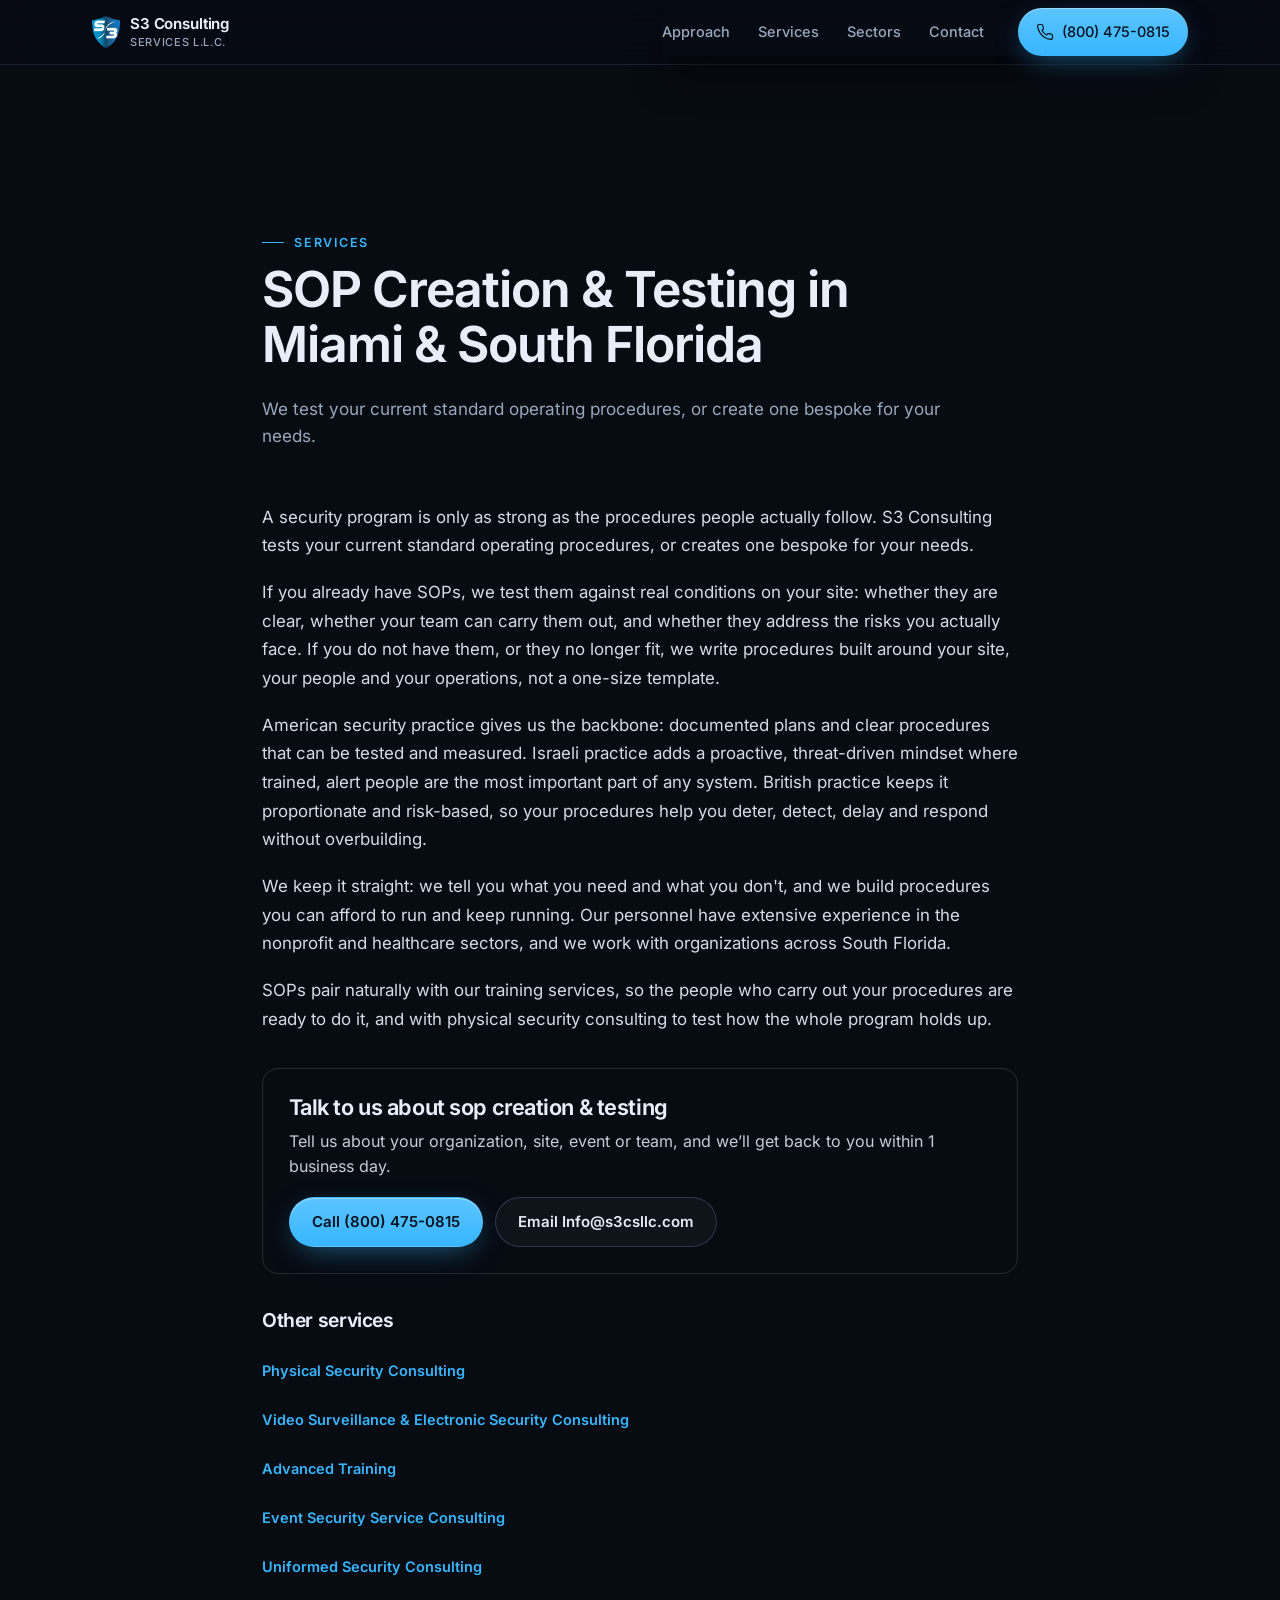
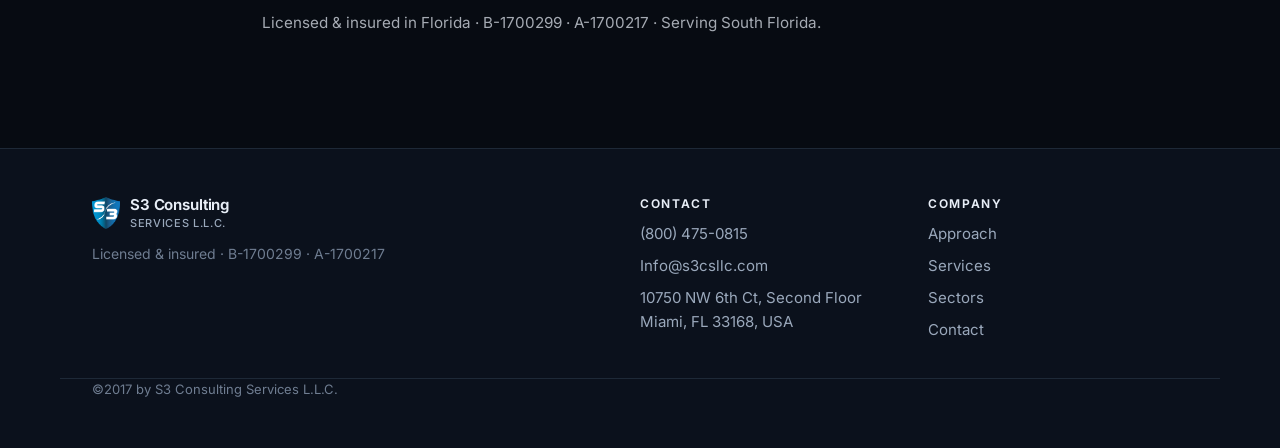
<file: services/sop-creation-testing/index.html>
<!doctype html><html lang="en"><head><meta charset="utf-8"><meta name="viewport" content="width=device-width, initial-scale=1, viewport-fit=cover">
<title>SOP Creation &amp; Testing in Miami &amp; South Florida | S3 Consulting Services</title><meta name="description" content="SOP creation and testing for security programs in Miami and South Florida. We test your current standard operating procedures or create one bespoke for your needs."><meta name="theme-color" content="#070b12">
<meta property="og:title" content="SOP Creation &amp; Testing in Miami &amp; South Florida | S3 Consulting Services"><meta property="og:description" content="SOP creation and testing for security programs in Miami and South Florida. We test your current standard operating procedures or create one bespoke for your needs."><meta property="og:type" content="website">
<link rel="canonical" href="https://s3csllc.com/services/sop-creation-testing/"><meta property="og:url" content="https://s3csllc.com/services/sop-creation-testing/"><meta property="og:site_name" content="S3 Consulting Services"><meta property="og:image" content="https://s3csllc.com/og.png"><meta property="og:image:width" content="1200"><meta property="og:image:height" content="630"><meta name="twitter:card" content="summary_large_image"><meta name="twitter:title" content="SOP Creation &amp; Testing in Miami &amp; South Florida | S3 Consulting Services"><meta name="twitter:description" content="SOP creation and testing for security programs in Miami and South Florida. We test your current standard operating procedures or create one bespoke for your needs."><meta name="twitter:image" content="https://s3csllc.com/og.png">
<link rel="icon" type="image/png" href="/favicon.png"><link rel="apple-touch-icon" href="/assets/apple-touch-icon.png"><link rel="preload" href="/assets/inter-latin.woff2" as="font" type="font/woff2" crossorigin><link rel="stylesheet" href="/styles.css">
<script type="application/ld+json">{"@context": "https://schema.org", "@type": "ProfessionalService", "@id": "https://s3csllc.com/#org", "name": "S3 Consulting Services L.L.C.", "alternateName": "S3 Consulting", "url": "https://s3csllc.com/", "logo": "https://s3csllc.com/assets/s3-shield.png", "image": "https://s3csllc.com/og.png", "description": "Security program building, personnel training and security staffing in South Florida, grounded in American, Israeli and British security practice. Licensed and insured in Florida (B-1700299, A-1700217).", "telephone": "+1-800-475-0815", "email": "Info@s3csllc.com", "address": {"@type": "PostalAddress", "streetAddress": "10750 NW 6th Ct, Second Floor", "addressLocality": "Miami", "addressRegion": "FL", "postalCode": "33168", "addressCountry": "US"}, "areaServed": {"@type": "AdministrativeArea", "name": "South Florida"}, "identifier": [{"@type": "PropertyValue", "name": "Florida Class B license", "value": "B-1700299"}, {"@type": "PropertyValue", "name": "Florida Class A license", "value": "A-1700217"}], "hasOfferCatalog": {"@type": "OfferCatalog", "name": "Security consulting services", "itemListElement": [{"@type": "Offer", "itemOffered": {"@type": "Service", "name": "Physical Security Consulting", "url": "https://s3csllc.com/services/physical-security-consulting/"}}, {"@type": "Offer", "itemOffered": {"@type": "Service", "name": "Video Surveillance & Electronic Security Consulting", "url": "https://s3csllc.com/services/video-surveillance-electronic-security-consulting/"}}, {"@type": "Offer", "itemOffered": {"@type": "Service", "name": "SOP Creation & Testing", "url": "https://s3csllc.com/services/sop-creation-testing/"}}, {"@type": "Offer", "itemOffered": {"@type": "Service", "name": "Advanced Training", "url": "https://s3csllc.com/services/advanced-training/"}}, {"@type": "Offer", "itemOffered": {"@type": "Service", "name": "Event Security Service Consulting", "url": "https://s3csllc.com/services/event-security-service-consulting/"}}, {"@type": "Offer", "itemOffered": {"@type": "Service", "name": "Uniformed Security Consulting", "url": "https://s3csllc.com/services/uniformed-security-consulting/"}}]}}</script>
<script type="application/ld+json">{"@context": "https://schema.org", "@type": "Service", "name": "SOP Creation & Testing", "serviceType": "SOP Creation & Testing", "url": "https://s3csllc.com/services/sop-creation-testing/", "description": "SOP creation and testing for security programs in Miami and South Florida. We test your current standard operating procedures or create one bespoke for your needs.", "areaServed": {"@type": "AdministrativeArea", "name": "South Florida"}, "provider": {"@id": "https://s3csllc.com/#org"}}</script>
<script type="application/ld+json">{"@context": "https://schema.org", "@type": "BreadcrumbList", "itemListElement": [{"@type": "ListItem", "position": 1, "name": "Home", "item": "https://s3csllc.com/"}, {"@type": "ListItem", "position": 2, "name": "Services", "item": "https://s3csllc.com/#services"}, {"@type": "ListItem", "position": 3, "name": "SOP Creation & Testing", "item": "https://s3csllc.com/services/sop-creation-testing/"}]}</script>
</head><body>
<a class="skip" href="#main">Skip to content</a>
<header class="header" id="top">
<div class="wrap header__in">
<a aria-label="S3 Consulting Services home" class="brand" href="/#top">
<img alt="" height="35" src="/assets/s3-shield.png" width="30"/>
<span class="brand__text">S3 Consulting<small>Services L.L.C.</small></span>
</a>
<button aria-controls="nav" aria-expanded="false" aria-label="Open menu" class="navtoggle"><span></span><span></span></button>
<nav aria-label="Main" class="nav" id="nav">
<a href="/#approach">Approach</a>
<a href="/#services">Services</a>
<a href="/#sectors">Sectors</a>
<a href="/#contact">Contact</a>
<a class="btn btn--sm btn--primary nav__cta" href="tel:+18004750815"><svg aria-hidden="true" class="i i--sm" fill="none" stroke="currentColor" stroke-linecap="round" stroke-linejoin="round" stroke-width="1.6" viewbox="0 0 24 24"><path d="M22 16.92v3a2 2 0 0 1-2.18 2 19.79 19.79 0 0 1-8.63-3.07 19.5 19.5 0 0 1-6-6 19.79 19.79 0 0 1-3.07-8.67A2 2 0 0 1 4.11 2h3a2 2 0 0 1 2 1.72 12.84 12.84 0 0 0 .7 2.81 2 2 0 0 1-.45 2.11L8.09 9.91a16 16 0 0 0 6 6l1.27-1.27a2 2 0 0 1 2.11-.45 12.84 12.84 0 0 0 2.81.7A2 2 0 0 1 22 16.92z"></path></svg>(800) 475-0815</a>
</nav>
</div>
</header>
<main id="main">
<section class="section" style="padding-top:clamp(110px,14vw,160px)">
<div class="wrap" style="max-width:820px">
<div class="head" style="text-align:left;margin-left:0">
<p class="eyebrow"><a href="/#services" style="color:inherit;text-decoration:none">Services</a></p>
<h1 style="font-size:clamp(2rem,5vw,3.1rem);line-height:1.1;margin:.2em 0 .5em">SOP Creation &amp; Testing in Miami &amp; South Florida</h1>
<p class="lead">We test your current standard operating procedures, or create one bespoke for your needs.</p>
</div>
<div style="margin-top:2rem"><p style="margin:0 0 1.1em;line-height:1.7;font-size:1.05rem;opacity:.92">A security program is only as strong as the procedures people actually follow. S3 Consulting tests your current standard operating procedures, or creates one bespoke for your needs.</p><p style="margin:0 0 1.1em;line-height:1.7;font-size:1.05rem;opacity:.92">If you already have SOPs, we test them against real conditions on your site: whether they are clear, whether your team can carry them out, and whether they address the risks you actually face. If you do not have them, or they no longer fit, we write procedures built around your site, your people and your operations, not a one-size template.</p><p style="margin:0 0 1.1em;line-height:1.7;font-size:1.05rem;opacity:.92">American security practice gives us the backbone: documented plans and clear procedures that can be tested and measured. Israeli practice adds a proactive, threat-driven mindset where trained, alert people are the most important part of any system. British practice keeps it proportionate and risk-based, so your procedures help you deter, detect, delay and respond without overbuilding.</p><p style="margin:0 0 1.1em;line-height:1.7;font-size:1.05rem;opacity:.92">We keep it straight: we tell you what you need and what you don&#x27;t, and we build procedures you can afford to run and keep running. Our personnel have extensive experience in the nonprofit and healthcare sectors, and we work with organizations across South Florida.</p><p style="margin:0 0 1.1em;line-height:1.7;font-size:1.05rem;opacity:.92">SOPs pair naturally with our training services, so the people who carry out your procedures are ready to do it, and with physical security consulting to test how the whole program holds up.</p></div>
<div style="margin:2.2rem 0;padding:1.6rem;border:1px solid rgba(255,255,255,.12);border-radius:16px">
<h2 style="font-size:1.35rem;margin:0 0 .4em">Talk to us about sop creation &amp; testing</h2>
<p style="margin:0 0 1.1em;opacity:.85">Tell us about your organization, site, event or team, and we’ll get back to you within 1 business day.</p>
<div style="display:flex;flex-wrap:wrap;gap:.75rem">
<a class="btn btn--primary" href="tel:+18004750815">Call (800) 475-0815</a>
<a class="btn btn--ghost" href="mailto:Info@s3csllc.com?subject=SOP%20Creation%20%26%20Testing">Email Info@s3csllc.com</a>
</div></div>
<h2 style="font-size:1.2rem;margin:2rem 0 .5em">Other services</h2>
<ul style="list-style:none;padding:0;margin:0"><li style="margin:.4em 0"><a class="link" href="/services/physical-security-consulting/">Physical Security Consulting</a></li><li style="margin:.4em 0"><a class="link" href="/services/video-surveillance-electronic-security-consulting/">Video Surveillance &amp; Electronic Security Consulting</a></li><li style="margin:.4em 0"><a class="link" href="/services/advanced-training/">Advanced Training</a></li><li style="margin:.4em 0"><a class="link" href="/services/event-security-service-consulting/">Event Security Service Consulting</a></li><li style="margin:.4em 0"><a class="link" href="/services/uniformed-security-consulting/">Uniformed Security Consulting</a></li></ul>
<p style="margin-top:2rem;opacity:.7;font-size:.95rem">Licensed &amp; insured in Florida · B-1700299 · A-1700217 · Serving South Florida.</p>
</div></section></main>
<footer class="footer">
<div class="wrap footer__in">
<div class="footer__brand">
<a class="brand" href="/#top"><img alt="" height="35" src="/assets/s3-shield.png" width="30"/><span class="brand__text">S3 Consulting<small>Services L.L.C.</small></span></a>
<p>Licensed &amp; insured · B-1700299 · A-1700217</p>
</div>
<div class="footer__col">
<h4>Contact</h4>
<a href="tel:+18004750815">(800) 475-0815</a>
<a href="mailto:Info@s3csllc.com">Info@s3csllc.com</a>
<span>10750 NW 6th Ct, Second Floor<br/>Miami, FL 33168, USA</span>
</div>
<div class="footer__col">
<h4>Company</h4>
<a href="/#approach">Approach</a>
<a href="/#services">Services</a>
<a href="/#sectors">Sectors</a>
<a href="/#contact">Contact</a>
</div>
</div>
<div class="wrap footer__legal">©2017 by S3 Consulting Services L.L.C.</div>
</footer>
<a class="callbar" href="tel:+18004750815"><svg aria-hidden="true" class="i i--sm" fill="none" stroke="currentColor" stroke-linecap="round" stroke-linejoin="round" stroke-width="1.6" viewbox="0 0 24 24"><path d="M22 16.92v3a2 2 0 0 1-2.18 2 19.79 19.79 0 0 1-8.63-3.07 19.5 19.5 0 0 1-6-6 19.79 19.79 0 0 1-3.07-8.67A2 2 0 0 1 4.11 2h3a2 2 0 0 1 2 1.72 12.84 12.84 0 0 0 .7 2.81 2 2 0 0 1-.45 2.11L8.09 9.91a16 16 0 0 0 6 6l1.27-1.27a2 2 0 0 1 2.11-.45 12.84 12.84 0 0 0 2.81.7A2 2 0 0 1 22 16.92z"></path></svg>Call S3 · (800) 475-0815</a>
<script src="/script.js"></script>
</body></html>
</file>
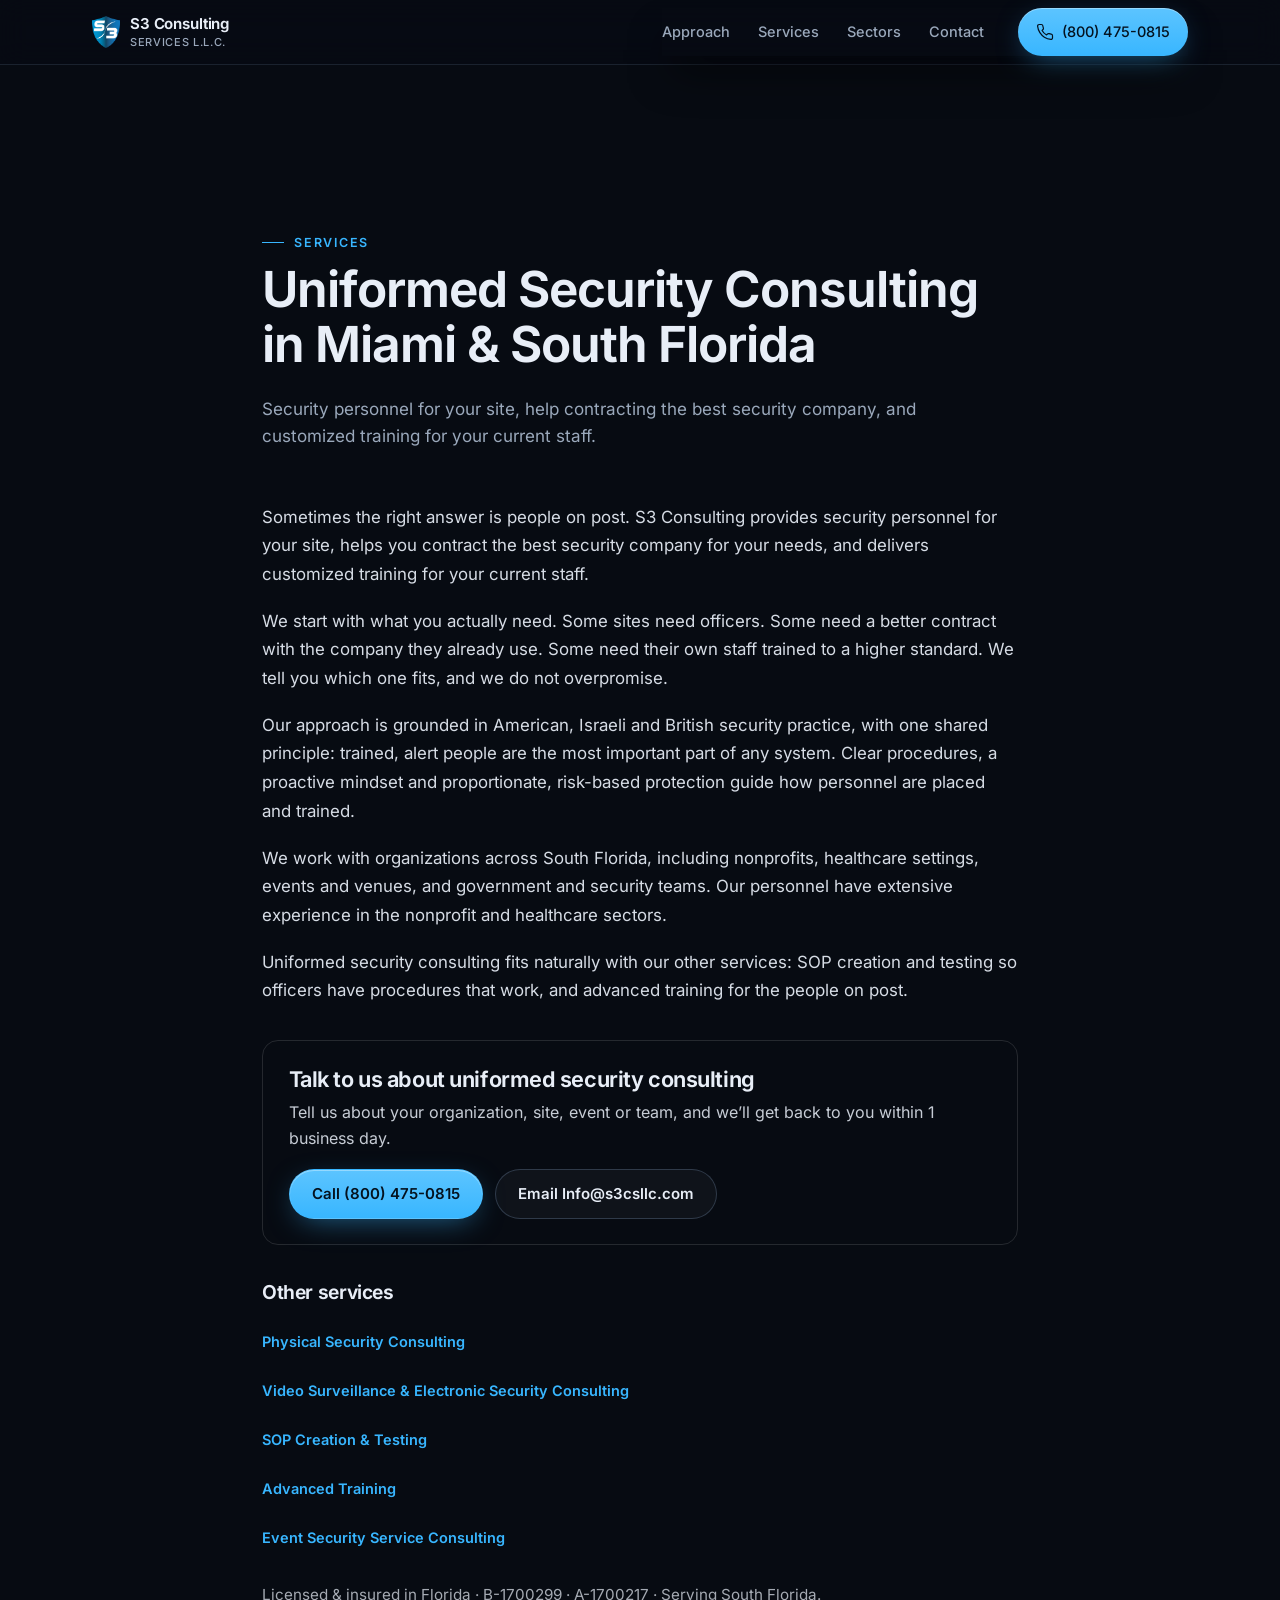
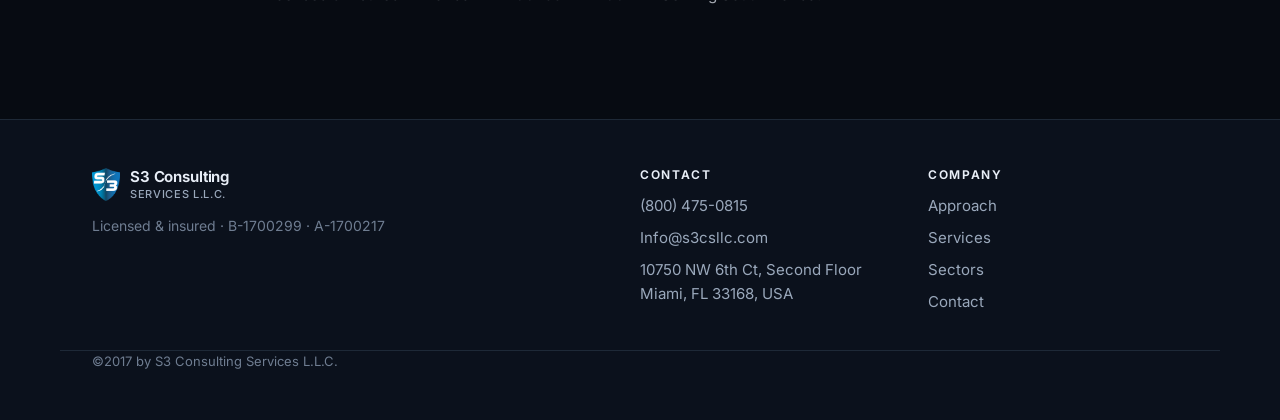
<file: services/uniformed-security-consulting/index.html>
<!doctype html><html lang="en"><head><meta charset="utf-8"><meta name="viewport" content="width=device-width, initial-scale=1, viewport-fit=cover">
<title>Uniformed Security Consulting in Miami &amp; South Florida | S3 Consulting Services</title><meta name="description" content="Uniformed security consulting in Miami and South Florida: security personnel for your site, help contracting the best security company, and customized training for your staff."><meta name="theme-color" content="#070b12">
<meta property="og:title" content="Uniformed Security Consulting in Miami &amp; South Florida | S3 Consulting Services"><meta property="og:description" content="Uniformed security consulting in Miami and South Florida: security personnel for your site, help contracting the best security company, and customized training for your staff."><meta property="og:type" content="website">
<link rel="canonical" href="https://s3csllc.com/services/uniformed-security-consulting/"><meta property="og:url" content="https://s3csllc.com/services/uniformed-security-consulting/"><meta property="og:site_name" content="S3 Consulting Services"><meta property="og:image" content="https://s3csllc.com/og.png"><meta property="og:image:width" content="1200"><meta property="og:image:height" content="630"><meta name="twitter:card" content="summary_large_image"><meta name="twitter:title" content="Uniformed Security Consulting in Miami &amp; South Florida | S3 Consulting Services"><meta name="twitter:description" content="Uniformed security consulting in Miami and South Florida: security personnel for your site, help contracting the best security company, and customized training for your staff."><meta name="twitter:image" content="https://s3csllc.com/og.png">
<link rel="icon" type="image/png" href="/favicon.png"><link rel="apple-touch-icon" href="/assets/apple-touch-icon.png"><link rel="preload" href="/assets/inter-latin.woff2" as="font" type="font/woff2" crossorigin><link rel="stylesheet" href="/styles.css">
<script type="application/ld+json">{"@context": "https://schema.org", "@type": "ProfessionalService", "@id": "https://s3csllc.com/#org", "name": "S3 Consulting Services L.L.C.", "alternateName": "S3 Consulting", "url": "https://s3csllc.com/", "logo": "https://s3csllc.com/assets/s3-shield.png", "image": "https://s3csllc.com/og.png", "description": "Security program building, personnel training and security staffing in South Florida, grounded in American, Israeli and British security practice. Licensed and insured in Florida (B-1700299, A-1700217).", "telephone": "+1-800-475-0815", "email": "Info@s3csllc.com", "address": {"@type": "PostalAddress", "streetAddress": "10750 NW 6th Ct, Second Floor", "addressLocality": "Miami", "addressRegion": "FL", "postalCode": "33168", "addressCountry": "US"}, "areaServed": {"@type": "AdministrativeArea", "name": "South Florida"}, "identifier": [{"@type": "PropertyValue", "name": "Florida Class B license", "value": "B-1700299"}, {"@type": "PropertyValue", "name": "Florida Class A license", "value": "A-1700217"}], "hasOfferCatalog": {"@type": "OfferCatalog", "name": "Security consulting services", "itemListElement": [{"@type": "Offer", "itemOffered": {"@type": "Service", "name": "Physical Security Consulting", "url": "https://s3csllc.com/services/physical-security-consulting/"}}, {"@type": "Offer", "itemOffered": {"@type": "Service", "name": "Video Surveillance & Electronic Security Consulting", "url": "https://s3csllc.com/services/video-surveillance-electronic-security-consulting/"}}, {"@type": "Offer", "itemOffered": {"@type": "Service", "name": "SOP Creation & Testing", "url": "https://s3csllc.com/services/sop-creation-testing/"}}, {"@type": "Offer", "itemOffered": {"@type": "Service", "name": "Advanced Training", "url": "https://s3csllc.com/services/advanced-training/"}}, {"@type": "Offer", "itemOffered": {"@type": "Service", "name": "Event Security Service Consulting", "url": "https://s3csllc.com/services/event-security-service-consulting/"}}, {"@type": "Offer", "itemOffered": {"@type": "Service", "name": "Uniformed Security Consulting", "url": "https://s3csllc.com/services/uniformed-security-consulting/"}}]}}</script>
<script type="application/ld+json">{"@context": "https://schema.org", "@type": "Service", "name": "Uniformed Security Consulting", "serviceType": "Uniformed Security Consulting", "url": "https://s3csllc.com/services/uniformed-security-consulting/", "description": "Uniformed security consulting in Miami and South Florida: security personnel for your site, help contracting the best security company, and customized training for your staff.", "areaServed": {"@type": "AdministrativeArea", "name": "South Florida"}, "provider": {"@id": "https://s3csllc.com/#org"}}</script>
<script type="application/ld+json">{"@context": "https://schema.org", "@type": "BreadcrumbList", "itemListElement": [{"@type": "ListItem", "position": 1, "name": "Home", "item": "https://s3csllc.com/"}, {"@type": "ListItem", "position": 2, "name": "Services", "item": "https://s3csllc.com/#services"}, {"@type": "ListItem", "position": 3, "name": "Uniformed Security Consulting", "item": "https://s3csllc.com/services/uniformed-security-consulting/"}]}</script>
</head><body>
<a class="skip" href="#main">Skip to content</a>
<header class="header" id="top">
<div class="wrap header__in">
<a aria-label="S3 Consulting Services home" class="brand" href="/#top">
<img alt="" height="35" src="/assets/s3-shield.png" width="30"/>
<span class="brand__text">S3 Consulting<small>Services L.L.C.</small></span>
</a>
<button aria-controls="nav" aria-expanded="false" aria-label="Open menu" class="navtoggle"><span></span><span></span></button>
<nav aria-label="Main" class="nav" id="nav">
<a href="/#approach">Approach</a>
<a href="/#services">Services</a>
<a href="/#sectors">Sectors</a>
<a href="/#contact">Contact</a>
<a class="btn btn--sm btn--primary nav__cta" href="tel:+18004750815"><svg aria-hidden="true" class="i i--sm" fill="none" stroke="currentColor" stroke-linecap="round" stroke-linejoin="round" stroke-width="1.6" viewbox="0 0 24 24"><path d="M22 16.92v3a2 2 0 0 1-2.18 2 19.79 19.79 0 0 1-8.63-3.07 19.5 19.5 0 0 1-6-6 19.79 19.79 0 0 1-3.07-8.67A2 2 0 0 1 4.11 2h3a2 2 0 0 1 2 1.72 12.84 12.84 0 0 0 .7 2.81 2 2 0 0 1-.45 2.11L8.09 9.91a16 16 0 0 0 6 6l1.27-1.27a2 2 0 0 1 2.11-.45 12.84 12.84 0 0 0 2.81.7A2 2 0 0 1 22 16.92z"></path></svg>(800) 475-0815</a>
</nav>
</div>
</header>
<main id="main">
<section class="section" style="padding-top:clamp(110px,14vw,160px)">
<div class="wrap" style="max-width:820px">
<div class="head" style="text-align:left;margin-left:0">
<p class="eyebrow"><a href="/#services" style="color:inherit;text-decoration:none">Services</a></p>
<h1 style="font-size:clamp(2rem,5vw,3.1rem);line-height:1.1;margin:.2em 0 .5em">Uniformed Security Consulting in Miami &amp; South Florida</h1>
<p class="lead">Security personnel for your site, help contracting the best security company, and customized training for your current staff.</p>
</div>
<div style="margin-top:2rem"><p style="margin:0 0 1.1em;line-height:1.7;font-size:1.05rem;opacity:.92">Sometimes the right answer is people on post. S3 Consulting provides security personnel for your site, helps you contract the best security company for your needs, and delivers customized training for your current staff.</p><p style="margin:0 0 1.1em;line-height:1.7;font-size:1.05rem;opacity:.92">We start with what you actually need. Some sites need officers. Some need a better contract with the company they already use. Some need their own staff trained to a higher standard. We tell you which one fits, and we do not overpromise.</p><p style="margin:0 0 1.1em;line-height:1.7;font-size:1.05rem;opacity:.92">Our approach is grounded in American, Israeli and British security practice, with one shared principle: trained, alert people are the most important part of any system. Clear procedures, a proactive mindset and proportionate, risk-based protection guide how personnel are placed and trained.</p><p style="margin:0 0 1.1em;line-height:1.7;font-size:1.05rem;opacity:.92">We work with organizations across South Florida, including nonprofits, healthcare settings, events and venues, and government and security teams. Our personnel have extensive experience in the nonprofit and healthcare sectors.</p><p style="margin:0 0 1.1em;line-height:1.7;font-size:1.05rem;opacity:.92">Uniformed security consulting fits naturally with our other services: SOP creation and testing so officers have procedures that work, and advanced training for the people on post.</p></div>
<div style="margin:2.2rem 0;padding:1.6rem;border:1px solid rgba(255,255,255,.12);border-radius:16px">
<h2 style="font-size:1.35rem;margin:0 0 .4em">Talk to us about uniformed security consulting</h2>
<p style="margin:0 0 1.1em;opacity:.85">Tell us about your organization, site, event or team, and we’ll get back to you within 1 business day.</p>
<div style="display:flex;flex-wrap:wrap;gap:.75rem">
<a class="btn btn--primary" href="tel:+18004750815">Call (800) 475-0815</a>
<a class="btn btn--ghost" href="mailto:Info@s3csllc.com?subject=Uniformed%20Security%20Consulting">Email Info@s3csllc.com</a>
</div></div>
<h2 style="font-size:1.2rem;margin:2rem 0 .5em">Other services</h2>
<ul style="list-style:none;padding:0;margin:0"><li style="margin:.4em 0"><a class="link" href="/services/physical-security-consulting/">Physical Security Consulting</a></li><li style="margin:.4em 0"><a class="link" href="/services/video-surveillance-electronic-security-consulting/">Video Surveillance &amp; Electronic Security Consulting</a></li><li style="margin:.4em 0"><a class="link" href="/services/sop-creation-testing/">SOP Creation &amp; Testing</a></li><li style="margin:.4em 0"><a class="link" href="/services/advanced-training/">Advanced Training</a></li><li style="margin:.4em 0"><a class="link" href="/services/event-security-service-consulting/">Event Security Service Consulting</a></li></ul>
<p style="margin-top:2rem;opacity:.7;font-size:.95rem">Licensed &amp; insured in Florida · B-1700299 · A-1700217 · Serving South Florida.</p>
</div></section></main>
<footer class="footer">
<div class="wrap footer__in">
<div class="footer__brand">
<a class="brand" href="/#top"><img alt="" height="35" src="/assets/s3-shield.png" width="30"/><span class="brand__text">S3 Consulting<small>Services L.L.C.</small></span></a>
<p>Licensed &amp; insured · B-1700299 · A-1700217</p>
</div>
<div class="footer__col">
<h4>Contact</h4>
<a href="tel:+18004750815">(800) 475-0815</a>
<a href="mailto:Info@s3csllc.com">Info@s3csllc.com</a>
<span>10750 NW 6th Ct, Second Floor<br/>Miami, FL 33168, USA</span>
</div>
<div class="footer__col">
<h4>Company</h4>
<a href="/#approach">Approach</a>
<a href="/#services">Services</a>
<a href="/#sectors">Sectors</a>
<a href="/#contact">Contact</a>
</div>
</div>
<div class="wrap footer__legal">©2017 by S3 Consulting Services L.L.C.</div>
</footer>
<a class="callbar" href="tel:+18004750815"><svg aria-hidden="true" class="i i--sm" fill="none" stroke="currentColor" stroke-linecap="round" stroke-linejoin="round" stroke-width="1.6" viewbox="0 0 24 24"><path d="M22 16.92v3a2 2 0 0 1-2.18 2 19.79 19.79 0 0 1-8.63-3.07 19.5 19.5 0 0 1-6-6 19.79 19.79 0 0 1-3.07-8.67A2 2 0 0 1 4.11 2h3a2 2 0 0 1 2 1.72 12.84 12.84 0 0 0 .7 2.81 2 2 0 0 1-.45 2.11L8.09 9.91a16 16 0 0 0 6 6l1.27-1.27a2 2 0 0 1 2.11-.45 12.84 12.84 0 0 0 2.81.7A2 2 0 0 1 22 16.92z"></path></svg>Call S3 · (800) 475-0815</a>
<script src="/script.js"></script>
</body></html>
</file>
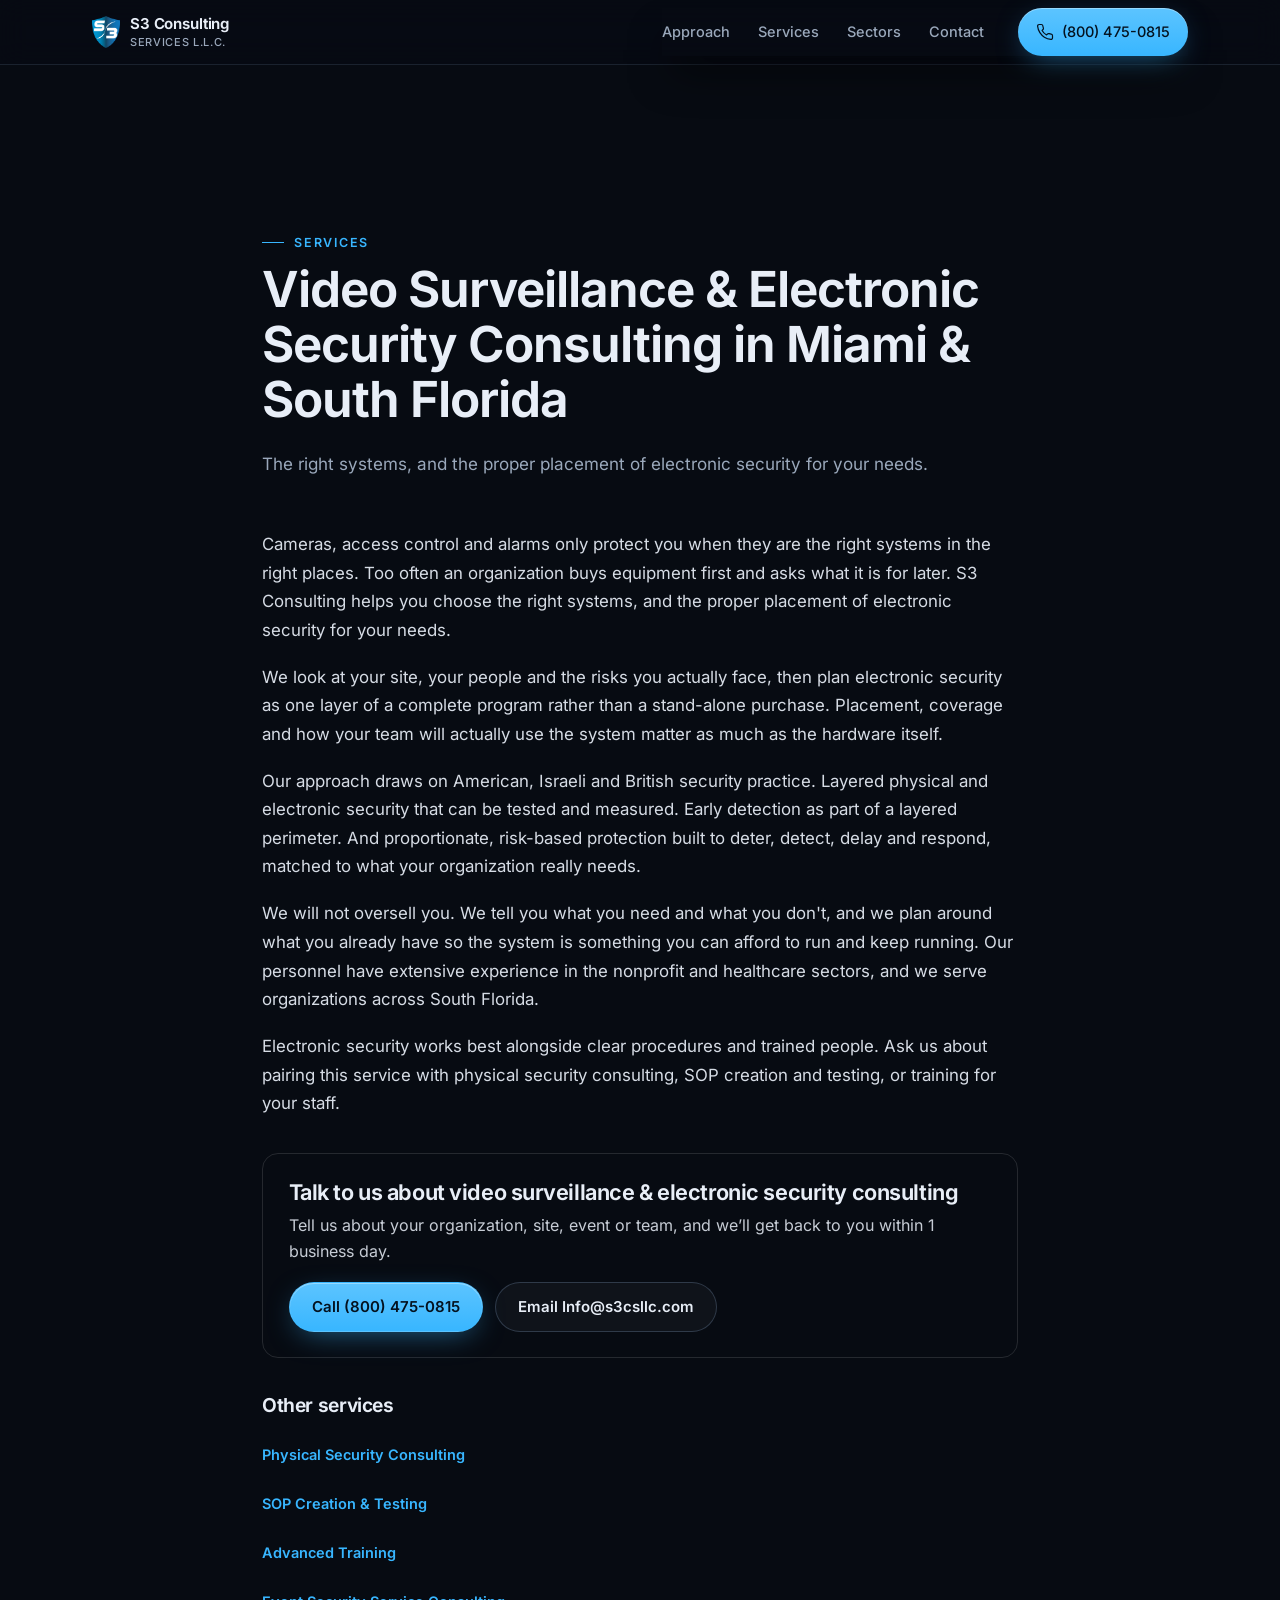
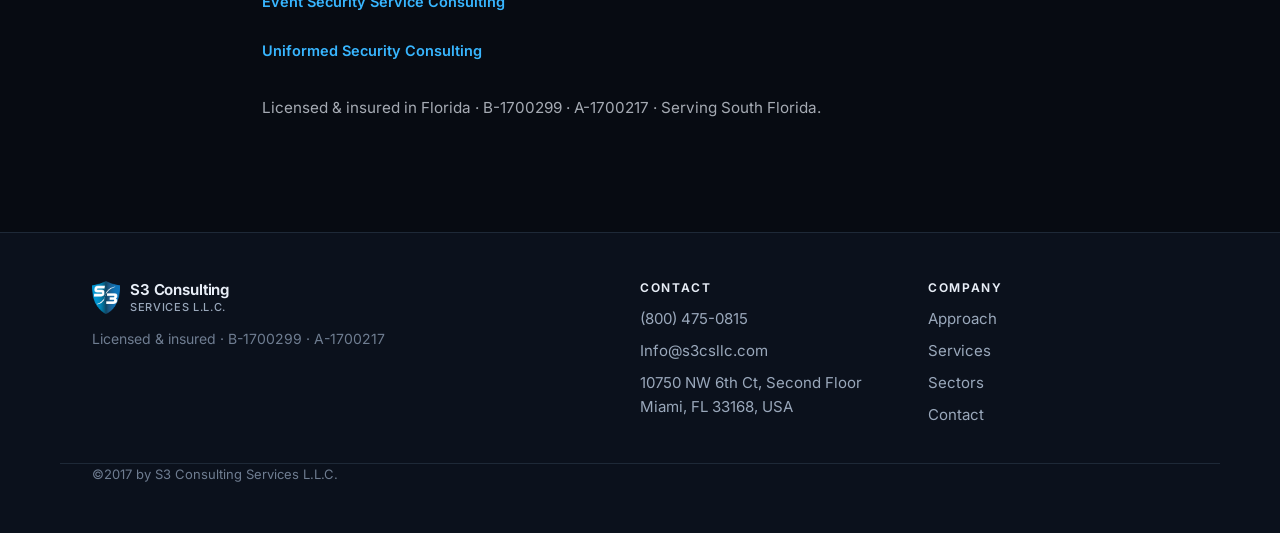
<file: services/video-surveillance-electronic-security-consulting/index.html>
<!doctype html><html lang="en"><head><meta charset="utf-8"><meta name="viewport" content="width=device-width, initial-scale=1, viewport-fit=cover">
<title>Video Surveillance &amp; Electronic Security Consulting in Miami &amp; South Florida | S3 Consulting Services</title><meta name="description" content="Video surveillance and electronic security consulting in Miami and South Florida: the right systems and the proper placement for your needs. S3 Consulting Services L.L.C."><meta name="theme-color" content="#070b12">
<meta property="og:title" content="Video Surveillance &amp; Electronic Security Consulting in Miami &amp; South Florida | S3 Consulting Services"><meta property="og:description" content="Video surveillance and electronic security consulting in Miami and South Florida: the right systems and the proper placement for your needs. S3 Consulting Services L.L.C."><meta property="og:type" content="website">
<link rel="canonical" href="https://s3csllc.com/services/video-surveillance-electronic-security-consulting/"><meta property="og:url" content="https://s3csllc.com/services/video-surveillance-electronic-security-consulting/"><meta property="og:site_name" content="S3 Consulting Services"><meta property="og:image" content="https://s3csllc.com/og.png"><meta property="og:image:width" content="1200"><meta property="og:image:height" content="630"><meta name="twitter:card" content="summary_large_image"><meta name="twitter:title" content="Video Surveillance &amp; Electronic Security Consulting in Miami &amp; South Florida | S3 Consulting Services"><meta name="twitter:description" content="Video surveillance and electronic security consulting in Miami and South Florida: the right systems and the proper placement for your needs. S3 Consulting Services L.L.C."><meta name="twitter:image" content="https://s3csllc.com/og.png">
<link rel="icon" type="image/png" href="/favicon.png"><link rel="apple-touch-icon" href="/assets/apple-touch-icon.png"><link rel="preload" href="/assets/inter-latin.woff2" as="font" type="font/woff2" crossorigin><link rel="stylesheet" href="/styles.css">
<script type="application/ld+json">{"@context": "https://schema.org", "@type": "ProfessionalService", "@id": "https://s3csllc.com/#org", "name": "S3 Consulting Services L.L.C.", "alternateName": "S3 Consulting", "url": "https://s3csllc.com/", "logo": "https://s3csllc.com/assets/s3-shield.png", "image": "https://s3csllc.com/og.png", "description": "Security program building, personnel training and security staffing in South Florida, grounded in American, Israeli and British security practice. Licensed and insured in Florida (B-1700299, A-1700217).", "telephone": "+1-800-475-0815", "email": "Info@s3csllc.com", "address": {"@type": "PostalAddress", "streetAddress": "10750 NW 6th Ct, Second Floor", "addressLocality": "Miami", "addressRegion": "FL", "postalCode": "33168", "addressCountry": "US"}, "areaServed": {"@type": "AdministrativeArea", "name": "South Florida"}, "identifier": [{"@type": "PropertyValue", "name": "Florida Class B license", "value": "B-1700299"}, {"@type": "PropertyValue", "name": "Florida Class A license", "value": "A-1700217"}], "hasOfferCatalog": {"@type": "OfferCatalog", "name": "Security consulting services", "itemListElement": [{"@type": "Offer", "itemOffered": {"@type": "Service", "name": "Physical Security Consulting", "url": "https://s3csllc.com/services/physical-security-consulting/"}}, {"@type": "Offer", "itemOffered": {"@type": "Service", "name": "Video Surveillance & Electronic Security Consulting", "url": "https://s3csllc.com/services/video-surveillance-electronic-security-consulting/"}}, {"@type": "Offer", "itemOffered": {"@type": "Service", "name": "SOP Creation & Testing", "url": "https://s3csllc.com/services/sop-creation-testing/"}}, {"@type": "Offer", "itemOffered": {"@type": "Service", "name": "Advanced Training", "url": "https://s3csllc.com/services/advanced-training/"}}, {"@type": "Offer", "itemOffered": {"@type": "Service", "name": "Event Security Service Consulting", "url": "https://s3csllc.com/services/event-security-service-consulting/"}}, {"@type": "Offer", "itemOffered": {"@type": "Service", "name": "Uniformed Security Consulting", "url": "https://s3csllc.com/services/uniformed-security-consulting/"}}]}}</script>
<script type="application/ld+json">{"@context": "https://schema.org", "@type": "Service", "name": "Video Surveillance & Electronic Security Consulting", "serviceType": "Video Surveillance & Electronic Security Consulting", "url": "https://s3csllc.com/services/video-surveillance-electronic-security-consulting/", "description": "Video surveillance and electronic security consulting in Miami and South Florida: the right systems and the proper placement for your needs. S3 Consulting Services L.L.C.", "areaServed": {"@type": "AdministrativeArea", "name": "South Florida"}, "provider": {"@id": "https://s3csllc.com/#org"}}</script>
<script type="application/ld+json">{"@context": "https://schema.org", "@type": "BreadcrumbList", "itemListElement": [{"@type": "ListItem", "position": 1, "name": "Home", "item": "https://s3csllc.com/"}, {"@type": "ListItem", "position": 2, "name": "Services", "item": "https://s3csllc.com/#services"}, {"@type": "ListItem", "position": 3, "name": "Video Surveillance & Electronic Security Consulting", "item": "https://s3csllc.com/services/video-surveillance-electronic-security-consulting/"}]}</script>
</head><body>
<a class="skip" href="#main">Skip to content</a>
<header class="header" id="top">
<div class="wrap header__in">
<a aria-label="S3 Consulting Services home" class="brand" href="/#top">
<img alt="" height="35" src="/assets/s3-shield.png" width="30"/>
<span class="brand__text">S3 Consulting<small>Services L.L.C.</small></span>
</a>
<button aria-controls="nav" aria-expanded="false" aria-label="Open menu" class="navtoggle"><span></span><span></span></button>
<nav aria-label="Main" class="nav" id="nav">
<a href="/#approach">Approach</a>
<a href="/#services">Services</a>
<a href="/#sectors">Sectors</a>
<a href="/#contact">Contact</a>
<a class="btn btn--sm btn--primary nav__cta" href="tel:+18004750815"><svg aria-hidden="true" class="i i--sm" fill="none" stroke="currentColor" stroke-linecap="round" stroke-linejoin="round" stroke-width="1.6" viewbox="0 0 24 24"><path d="M22 16.92v3a2 2 0 0 1-2.18 2 19.79 19.79 0 0 1-8.63-3.07 19.5 19.5 0 0 1-6-6 19.79 19.79 0 0 1-3.07-8.67A2 2 0 0 1 4.11 2h3a2 2 0 0 1 2 1.72 12.84 12.84 0 0 0 .7 2.81 2 2 0 0 1-.45 2.11L8.09 9.91a16 16 0 0 0 6 6l1.27-1.27a2 2 0 0 1 2.11-.45 12.84 12.84 0 0 0 2.81.7A2 2 0 0 1 22 16.92z"></path></svg>(800) 475-0815</a>
</nav>
</div>
</header>
<main id="main">
<section class="section" style="padding-top:clamp(110px,14vw,160px)">
<div class="wrap" style="max-width:820px">
<div class="head" style="text-align:left;margin-left:0">
<p class="eyebrow"><a href="/#services" style="color:inherit;text-decoration:none">Services</a></p>
<h1 style="font-size:clamp(2rem,5vw,3.1rem);line-height:1.1;margin:.2em 0 .5em">Video Surveillance &amp; Electronic Security Consulting in Miami &amp; South Florida</h1>
<p class="lead">The right systems, and the proper placement of electronic security for your needs.</p>
</div>
<div style="margin-top:2rem"><p style="margin:0 0 1.1em;line-height:1.7;font-size:1.05rem;opacity:.92">Cameras, access control and alarms only protect you when they are the right systems in the right places. Too often an organization buys equipment first and asks what it is for later. S3 Consulting helps you choose the right systems, and the proper placement of electronic security for your needs.</p><p style="margin:0 0 1.1em;line-height:1.7;font-size:1.05rem;opacity:.92">We look at your site, your people and the risks you actually face, then plan electronic security as one layer of a complete program rather than a stand-alone purchase. Placement, coverage and how your team will actually use the system matter as much as the hardware itself.</p><p style="margin:0 0 1.1em;line-height:1.7;font-size:1.05rem;opacity:.92">Our approach draws on American, Israeli and British security practice. Layered physical and electronic security that can be tested and measured. Early detection as part of a layered perimeter. And proportionate, risk-based protection built to deter, detect, delay and respond, matched to what your organization really needs.</p><p style="margin:0 0 1.1em;line-height:1.7;font-size:1.05rem;opacity:.92">We will not oversell you. We tell you what you need and what you don&#x27;t, and we plan around what you already have so the system is something you can afford to run and keep running. Our personnel have extensive experience in the nonprofit and healthcare sectors, and we serve organizations across South Florida.</p><p style="margin:0 0 1.1em;line-height:1.7;font-size:1.05rem;opacity:.92">Electronic security works best alongside clear procedures and trained people. Ask us about pairing this service with physical security consulting, SOP creation and testing, or training for your staff.</p></div>
<div style="margin:2.2rem 0;padding:1.6rem;border:1px solid rgba(255,255,255,.12);border-radius:16px">
<h2 style="font-size:1.35rem;margin:0 0 .4em">Talk to us about video surveillance &amp; electronic security consulting</h2>
<p style="margin:0 0 1.1em;opacity:.85">Tell us about your organization, site, event or team, and we’ll get back to you within 1 business day.</p>
<div style="display:flex;flex-wrap:wrap;gap:.75rem">
<a class="btn btn--primary" href="tel:+18004750815">Call (800) 475-0815</a>
<a class="btn btn--ghost" href="mailto:Info@s3csllc.com?subject=Video%20Surveillance%20%26%20Electronic%20Security%20Consulting">Email Info@s3csllc.com</a>
</div></div>
<h2 style="font-size:1.2rem;margin:2rem 0 .5em">Other services</h2>
<ul style="list-style:none;padding:0;margin:0"><li style="margin:.4em 0"><a class="link" href="/services/physical-security-consulting/">Physical Security Consulting</a></li><li style="margin:.4em 0"><a class="link" href="/services/sop-creation-testing/">SOP Creation &amp; Testing</a></li><li style="margin:.4em 0"><a class="link" href="/services/advanced-training/">Advanced Training</a></li><li style="margin:.4em 0"><a class="link" href="/services/event-security-service-consulting/">Event Security Service Consulting</a></li><li style="margin:.4em 0"><a class="link" href="/services/uniformed-security-consulting/">Uniformed Security Consulting</a></li></ul>
<p style="margin-top:2rem;opacity:.7;font-size:.95rem">Licensed &amp; insured in Florida · B-1700299 · A-1700217 · Serving South Florida.</p>
</div></section></main>
<footer class="footer">
<div class="wrap footer__in">
<div class="footer__brand">
<a class="brand" href="/#top"><img alt="" height="35" src="/assets/s3-shield.png" width="30"/><span class="brand__text">S3 Consulting<small>Services L.L.C.</small></span></a>
<p>Licensed &amp; insured · B-1700299 · A-1700217</p>
</div>
<div class="footer__col">
<h4>Contact</h4>
<a href="tel:+18004750815">(800) 475-0815</a>
<a href="mailto:Info@s3csllc.com">Info@s3csllc.com</a>
<span>10750 NW 6th Ct, Second Floor<br/>Miami, FL 33168, USA</span>
</div>
<div class="footer__col">
<h4>Company</h4>
<a href="/#approach">Approach</a>
<a href="/#services">Services</a>
<a href="/#sectors">Sectors</a>
<a href="/#contact">Contact</a>
</div>
</div>
<div class="wrap footer__legal">©2017 by S3 Consulting Services L.L.C.</div>
</footer>
<a class="callbar" href="tel:+18004750815"><svg aria-hidden="true" class="i i--sm" fill="none" stroke="currentColor" stroke-linecap="round" stroke-linejoin="round" stroke-width="1.6" viewbox="0 0 24 24"><path d="M22 16.92v3a2 2 0 0 1-2.18 2 19.79 19.79 0 0 1-8.63-3.07 19.5 19.5 0 0 1-6-6 19.79 19.79 0 0 1-3.07-8.67A2 2 0 0 1 4.11 2h3a2 2 0 0 1 2 1.72 12.84 12.84 0 0 0 .7 2.81 2 2 0 0 1-.45 2.11L8.09 9.91a16 16 0 0 0 6 6l1.27-1.27a2 2 0 0 1 2.11-.45 12.84 12.84 0 0 0 2.81.7A2 2 0 0 1 22 16.92z"></path></svg>Call S3 · (800) 475-0815</a>
<script src="/script.js"></script>
</body></html>
</file>
<file: styles.css>
:root{
  --bg:#070b12; --bg2:#0b111c; --surface:rgba(255,255,255,.035); --surface2:rgba(255,255,255,.06);
  --line:rgba(148,180,220,.14); --line2:rgba(148,180,220,.24);
  --text:#e8eef7; --muted:#9aa8bb; --dim:#6f7d91;
  --accent:#38b6ff; --accent2:#1673b9; --accent-ink:#04121f;
  --r:18px; --r-sm:12px; --wrap:1160px;
  --ease:cubic-bezier(.2,.7,.2,1);
}
@font-face{font-family:Inter;src:url(assets/inter-latin.woff2) format("woff2");font-weight:100 900;font-display:swap}
*,*::before,*::after{box-sizing:border-box}
html{scroll-behavior:smooth;-webkit-text-size-adjust:100%;scroll-padding-top:76px}
body{margin:0;background:var(--bg);color:var(--text);font:400 16px/1.6 Inter,system-ui,-apple-system,"Segoe UI",Roboto,sans-serif;-webkit-font-smoothing:antialiased;overflow-x:hidden}
img,svg{display:block;max-width:100%}
a{color:inherit}
h1,h2,h3,h4{margin:0;font-weight:650;letter-spacing:-.02em;line-height:1.15}
p{margin:0}
.wrap{width:100%;max-width:var(--wrap);margin:0 auto;padding:0 20px}
.i{width:22px;height:22px;flex:none}
.i--sm{width:18px;height:18px}
:focus-visible{outline:2px solid var(--accent);outline-offset:3px;border-radius:6px}
.skip{position:absolute;left:-9999px;top:8px;z-index:100;background:var(--accent);color:var(--accent-ink);padding:10px 14px;border-radius:10px;font-weight:600}
.skip:focus{left:12px}

/* header */
.header{position:sticky;top:0;z-index:50;background:rgba(7,11,18,.72);backdrop-filter:saturate(160%) blur(14px);-webkit-backdrop-filter:saturate(160%) blur(14px);border-bottom:1px solid var(--line)}
.header__in{display:flex;align-items:center;justify-content:space-between;height:64px}
.brand{display:flex;align-items:center;gap:10px;text-decoration:none}
.brand img{width:28px;height:auto}
.brand__text{display:flex;flex-direction:column;font-weight:650;font-size:15px;letter-spacing:-.01em;line-height:1.1}
.brand__text small{font-weight:500;font-size:11px;color:var(--muted);letter-spacing:.06em;text-transform:uppercase;margin-top:3px}
.navtoggle{display:inline-flex;flex-direction:column;justify-content:center;gap:6px;width:44px;height:44px;padding:0 11px;background:transparent;border:1px solid var(--line);border-radius:12px;cursor:pointer}
.navtoggle span{display:block;height:1.5px;background:var(--text);border-radius:2px;transition:transform .3s var(--ease)}
.navtoggle[aria-expanded="true"] span:first-child{transform:translateY(3.75px) rotate(45deg)}
.navtoggle[aria-expanded="true"] span:last-child{transform:translateY(-3.75px) rotate(-45deg)}
.nav{position:absolute;left:0;right:0;top:64px;display:flex;flex-direction:column;gap:4px;padding:12px 20px 20px;background:#070b12;box-shadow:0 24px 40px -10px rgba(0,0,0,.6);border-bottom:1px solid var(--line);transform:translateY(-8px);opacity:0;visibility:hidden;transition:.25s var(--ease)}
.nav.is-open{transform:none;opacity:1;visibility:visible}
.nav a{text-decoration:none;padding:12px 4px;font-weight:500;color:var(--text);border-bottom:1px solid var(--line)}
.nav a.nav__cta{border:0;margin-top:10px;justify-content:center;padding:12px 18px}

/* buttons */
.btn{display:inline-flex;align-items:center;justify-content:center;gap:8px;min-height:48px;padding:12px 22px;border-radius:999px;font-weight:600;font-size:15px;text-decoration:none;border:1px solid transparent;cursor:pointer;transition:transform .2s var(--ease),background .2s,border-color .2s,box-shadow .2s;font-family:inherit}
.btn--sm{min-height:40px;padding:8px 16px;font-size:14px}
.btn--primary{background:linear-gradient(180deg,#5cc4ff,var(--accent));color:var(--accent-ink);box-shadow:0 8px 30px -10px rgba(56,182,255,.6),inset 0 1px 0 rgba(255,255,255,.35)}
.btn--primary:hover{transform:translateY(-1px);box-shadow:0 12px 36px -10px rgba(56,182,255,.75),inset 0 1px 0 rgba(255,255,255,.35)}
.btn--ghost{background:var(--surface);border-color:var(--line2);color:var(--text)}
.btn--ghost:hover{background:var(--surface2);border-color:rgba(148,180,220,.4)}
.btn--block{width:100%}

/* hero */
.hero{position:relative;overflow:hidden;padding:44px 0 64px;background:
  radial-gradient(900px 500px at 85% -10%,rgba(56,182,255,.16),transparent 60%),
  radial-gradient(700px 420px at -5% 80%,rgba(22,115,185,.14),transparent 65%),var(--bg)}
.hero::after{content:"";position:absolute;left:0;right:0;bottom:0;height:120px;background:linear-gradient(180deg,transparent,var(--bg));pointer-events:none}
.hero__grid{position:absolute;inset:0;background-image:linear-gradient(var(--line) 1px,transparent 1px),linear-gradient(90deg,var(--line) 1px,transparent 1px);background-size:56px 56px;opacity:.35;-webkit-mask-image:radial-gradient(ellipse 80% 70% at 60% 30%,#000 20%,transparent 75%);mask-image:radial-gradient(ellipse 80% 70% at 60% 30%,#000 20%,transparent 75%)}
.hero__in{position:relative;display:grid;gap:36px}
.chip{display:inline-flex;align-items:center;gap:8px;padding:7px 12px;border-radius:999px;background:var(--surface);border:1px solid var(--line2);color:var(--muted);font-size:12.5px;font-weight:500;line-height:1.3}
.chip .i{color:var(--accent)}
.chip .nw{white-space:nowrap}
.hero h1{margin-top:20px;font-size:clamp(38px,10.5vw,68px);font-weight:700;letter-spacing:-.035em;line-height:1.04}
.grad{background:linear-gradient(100deg,#9bdcff 0%,var(--accent) 45%,#2b8fd9 100%);-webkit-background-clip:text;background-clip:text;color:transparent}
.hero__lead{margin-top:18px;font-size:17px;color:var(--muted);max-width:560px}
.hero__ctas{display:flex;flex-direction:column;gap:12px;margin-top:28px}
.hero__tags{list-style:none;padding:0;margin:26px 0 0;display:flex;flex-wrap:wrap;gap:8px 18px;color:var(--dim);font-size:13px;font-weight:500}
.hero__tags li{display:flex;align-items:center;gap:8px}
.hero__tags li::before{content:"";width:6px;height:6px;border-radius:50%;background:var(--accent);box-shadow:0 0 10px var(--accent)}
.hero__art{display:flex;justify-content:center}
.orb{position:relative;width:min(68vw,280px);aspect-ratio:1}
.rings{width:100%;height:100%}
.rings .nodes circle{fill:var(--accent);filter:drop-shadow(0 0 6px var(--accent))}
.rings .labels text{fill:#a9c7e6}
.spin{transform-origin:240px 240px;animation:spin 28s linear infinite}
.spin--slow{animation-duration:46s}
.spin--rev{animation-direction:reverse;animation-duration:36s}
@keyframes spin{to{transform:rotate(360deg)}}
.orb__shield{position:absolute;left:50%;top:50%;width:23%;height:auto;transform:translate(-50%,-50%);filter:drop-shadow(0 10px 30px rgba(56,182,255,.45))}

/* sections */
.section{padding:72px 0;position:relative}
.section--alt{background:linear-gradient(180deg,var(--bg2),var(--bg) 100%);border-top:1px solid var(--line);border-bottom:1px solid var(--line)}
.section--tight{padding:24px 0 8px}
.head{max-width:720px;margin-bottom:36px}
.eyebrow{display:inline-flex;align-items:center;gap:10px;font-size:12.5px;font-weight:600;letter-spacing:.14em;text-transform:uppercase;color:var(--accent)}
.eyebrow::before{content:"";width:22px;height:1px;background:var(--accent)}
.head h2,.contact h2{margin-top:14px;font-size:clamp(30px,7.4vw,46px);letter-spacing:-.03em}
.lead{margin-top:16px;font-size:17px;color:var(--muted)}

/* cards shared */
.principle,.trad,.pillar,.svc,.sector,.form,.refs{background:linear-gradient(180deg,rgba(255,255,255,.05),rgba(255,255,255,.02));border:1px solid var(--line);border-radius:var(--r)}
.principles,.traditions,.pillars,.services,.sectors{display:grid;gap:14px}
.principle,.sector{padding:24px}
.principle__icon,.pillar__icon,.svc__icon{display:grid;place-items:center;width:46px;height:46px;border-radius:13px;color:var(--accent);background:rgba(56,182,255,.09);border:1px solid rgba(56,182,255,.22)}
.principle h3,.sector h3{margin-top:18px;font-size:19px}
.principle p,.sector p,.trad p,.pillar p,.svc p{margin-top:8px;color:var(--muted);font-size:15.5px}
.sector .i{color:var(--accent);width:26px;height:26px}

.trad{position:relative;padding:26px 24px 24px;overflow:hidden}
.trad::after{content:"";position:absolute;inset:0 0 auto 0;height:1px;background:linear-gradient(90deg,transparent,rgba(56,182,255,.6),transparent)}
.trad__mark{display:inline-grid;place-items:center;min-width:44px;height:30px;padding:0 10px;border-radius:8px;border:1px solid var(--line2);font-size:12px;font-weight:700;letter-spacing:.14em;color:#bfe6ff;background:rgba(56,182,255,.07)}
.trad h3{margin-top:16px;font-size:21px}
.sectorline{display:flex;align-items:center;gap:16px;margin-top:14px;padding:20px 22px;border-radius:var(--r);border:1px solid rgba(56,182,255,.28);background:linear-gradient(100deg,rgba(56,182,255,.12),rgba(56,182,255,.02))}
.sectorline__icons{display:flex;gap:6px;color:var(--accent)}
.sectorline p{font-size:16.5px;color:var(--text)}
.sectorline strong{color:#bfe6ff;font-weight:600}

.pillar{position:relative;padding:26px 24px}
.pillar h3{margin-top:18px;font-size:26px;letter-spacing:-.03em}
.pillar--focus{border-color:rgba(56,182,255,.32);background:radial-gradient(400px 200px at 100% 0,rgba(56,182,255,.14),transparent 70%),linear-gradient(180deg,rgba(255,255,255,.05),rgba(255,255,255,.02))}
.tag{position:absolute;top:22px;right:22px;font-size:11px;font-weight:600;letter-spacing:.12em;text-transform:uppercase;color:var(--accent);padding:5px 9px;border-radius:999px;border:1px solid rgba(56,182,255,.35)}
.subhead{margin:48px 0 18px;font-size:14px;font-weight:600;letter-spacing:.14em;text-transform:uppercase;color:var(--muted)}
.svc{display:flex;flex-direction:column;padding:24px;transition:border-color .25s,transform .25s var(--ease),background .25s}
.svc:hover{border-color:rgba(56,182,255,.35);transform:translateY(-2px)}
.svc h3{margin-top:18px;font-size:18px;letter-spacing:-.015em}
.svc p{flex:1}
.link{display:inline-flex;align-items:center;gap:6px;margin-top:18px;font-size:14.5px;font-weight:600;color:var(--accent);text-decoration:none}
.link:hover .i{transform:translateX(3px)}
.link .i{transition:transform .2s var(--ease)}

/* refs */
.refs{display:flex;flex-direction:column;gap:20px;padding:28px 24px;border-color:rgba(56,182,255,.28);background:radial-gradient(600px 240px at 0 0,rgba(56,182,255,.14),transparent 70%),linear-gradient(180deg,rgba(255,255,255,.05),rgba(255,255,255,.02))}
.refs h2{font-size:clamp(24px,6vw,32px);letter-spacing:-.025em}
.refs p{margin-top:8px;color:var(--muted)}

/* contact */
.contact{display:grid;gap:28px}
.contact__list{list-style:none;padding:0;margin:28px 0 0;display:grid;gap:12px}
.contact__list li{display:flex;align-items:center;gap:14px;padding:14px 16px;border:1px solid var(--line);border-radius:var(--r-sm);background:var(--surface)}
.contact__ic{display:grid;place-items:center;width:40px;height:40px;border-radius:11px;color:var(--accent);background:rgba(56,182,255,.09);flex:none}
.contact__list span:not(.contact__ic){display:block;font-size:12px;letter-spacing:.1em;text-transform:uppercase;color:var(--dim);font-weight:600}
.contact__list a{text-decoration:none;font-weight:500;overflow-wrap:anywhere}
.contact__list a:hover{color:var(--accent)}
.contact__area{margin-top:16px;color:var(--muted);font-size:14.5px}
.form{padding:24px}
.form h3{font-size:20px;margin-bottom:18px}
.form__row{margin-bottom:14px}
.form label{display:block;font-size:13.5px;font-weight:500;color:var(--muted);margin-bottom:6px}
.form input,.form select,.form textarea{width:100%;font:inherit;font-size:16px;color:var(--text);background:rgba(4,8,14,.6);border:1px solid var(--line2);border-radius:12px;padding:12px 14px;transition:border-color .2s,box-shadow .2s}
.form select{appearance:none;-webkit-appearance:none;background-image:linear-gradient(45deg,transparent 50%,var(--muted) 50%),linear-gradient(135deg,var(--muted) 50%,transparent 50%);background-position:calc(100% - 20px) 52%,calc(100% - 15px) 52%;background-size:5px 5px;background-repeat:no-repeat;padding-right:40px}
.form select option{background:#0b111c;color:var(--text)}
.form input:focus,.form select:focus,.form textarea:focus{outline:none;border-color:var(--accent);box-shadow:0 0 0 3px rgba(56,182,255,.2)}
.form [aria-invalid="true"]{border-color:#ff7a7a}
.form__hint{margin-top:12px;font-size:13px;color:var(--dim)}

/* footer */
.footer{border-top:1px solid var(--line);padding:48px 0 96px;background:var(--bg2)}
.footer__in{display:grid;gap:28px}
.footer__brand p{margin-top:14px;color:var(--dim);font-size:14px}
.footer__col{display:flex;flex-direction:column;gap:8px;font-size:15px;color:var(--muted)}
.footer__col h4{font-size:12px;letter-spacing:.14em;text-transform:uppercase;color:var(--text);margin-bottom:4px}
.footer__col a{text-decoration:none}
.footer__col a:hover{color:var(--accent)}
.footer__legal{margin-top:36px;padding-top:20px;border-top:1px solid var(--line);font-size:13px;color:var(--dim)}

/* mobile call bar */
.callbar{position:fixed;left:12px;right:12px;bottom:calc(12px + env(safe-area-inset-bottom));z-index:40;display:flex;align-items:center;justify-content:center;gap:8px;min-height:52px;border-radius:999px;background:linear-gradient(180deg,#5cc4ff,var(--accent));color:var(--accent-ink);font-weight:650;text-decoration:none;box-shadow:0 14px 40px -12px rgba(56,182,255,.7);transform:translateY(140%);transition:transform .35s var(--ease)}
.callbar.is-on{transform:none}

/* reveal motion */
.js .reveal{opacity:0;transform:translateY(18px);transition:opacity .7s var(--ease),transform .7s var(--ease)}
.js .reveal.is-in{opacity:1;transform:none}

@media (min-width:640px){
  .hero__ctas{flex-direction:row}
  .principles,.traditions{grid-template-columns:repeat(3,1fr)}
  .services,.sectors{grid-template-columns:repeat(2,1fr)}
  .refs{flex-direction:row;align-items:center;justify-content:space-between;padding:34px 36px}
  .refs .btn{flex:none}
}
@media (min-width:900px){
  .wrap{padding:0 32px}
  .navtoggle{display:none}
  .nav{position:static;flex-direction:row;align-items:center;gap:28px;padding:0;background:none;border:0;opacity:1;visibility:visible;transform:none}
  .nav a{border:0;padding:6px 0;font-size:14.5px;color:var(--muted)}
  .nav a:hover{color:var(--text)}
  .nav a.nav__cta{margin:0 0 0 6px;color:var(--accent-ink)}
  .hero{padding:88px 0 72px}
  .hero__in{grid-template-columns:1.15fr .85fr;align-items:center;gap:40px}
  .orb{width:min(100%,460px)}
  .section{padding:112px 0}
  .section--tight{padding:40px 0 0}
  .head{margin-bottom:52px}
  .pillars{grid-template-columns:repeat(3,1fr)}
  .services{grid-template-columns:repeat(3,1fr)}
  .sectors{grid-template-columns:repeat(4,1fr)}
  .contact{grid-template-columns:1fr 1fr;gap:56px;align-items:start}
  .form{padding:32px}
  .footer{padding-bottom:48px}
  .footer__in{grid-template-columns:2fr 1fr 1fr}
  .callbar{display:none}
}
@media (prefers-reduced-motion:reduce){
  html{scroll-behavior:auto}
  .spin{animation:none}
  .js .reveal{opacity:1;transform:none;transition:none}
  .btn,.svc{transition:none}
}
</file>
